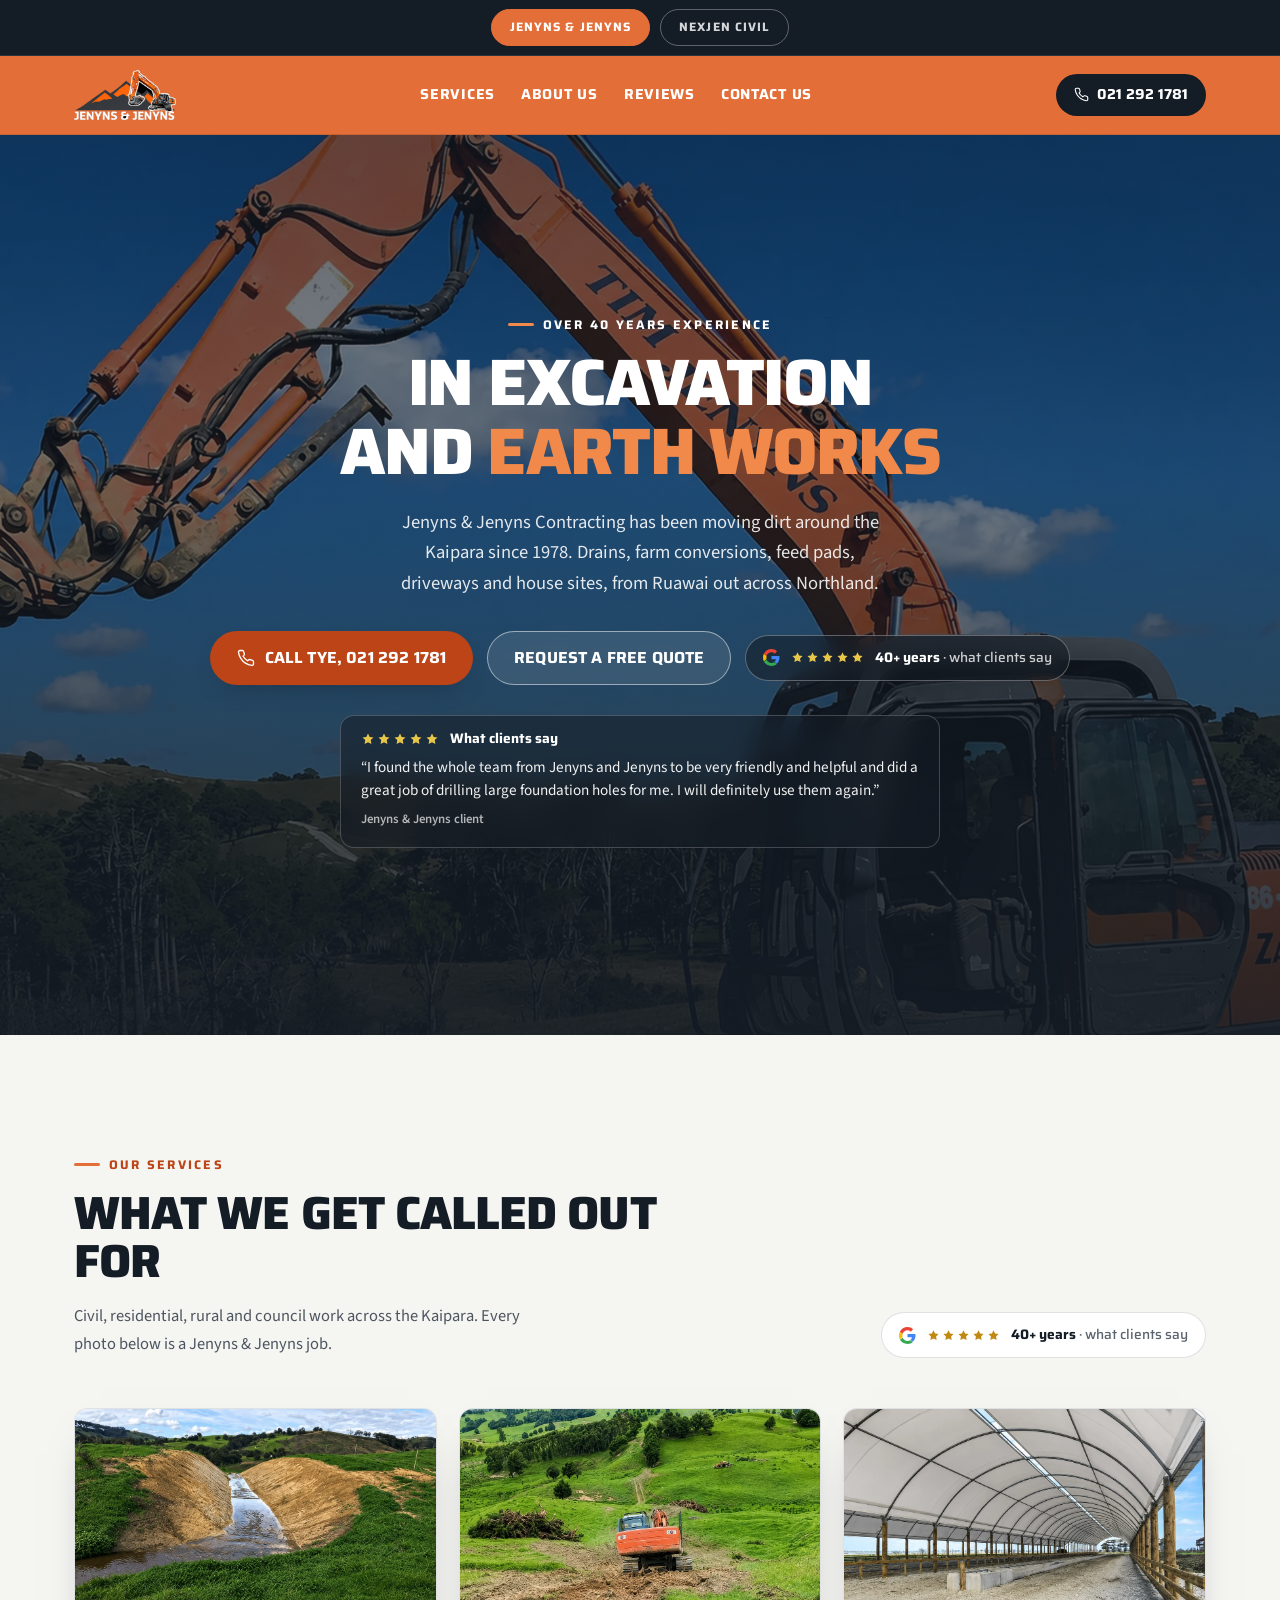
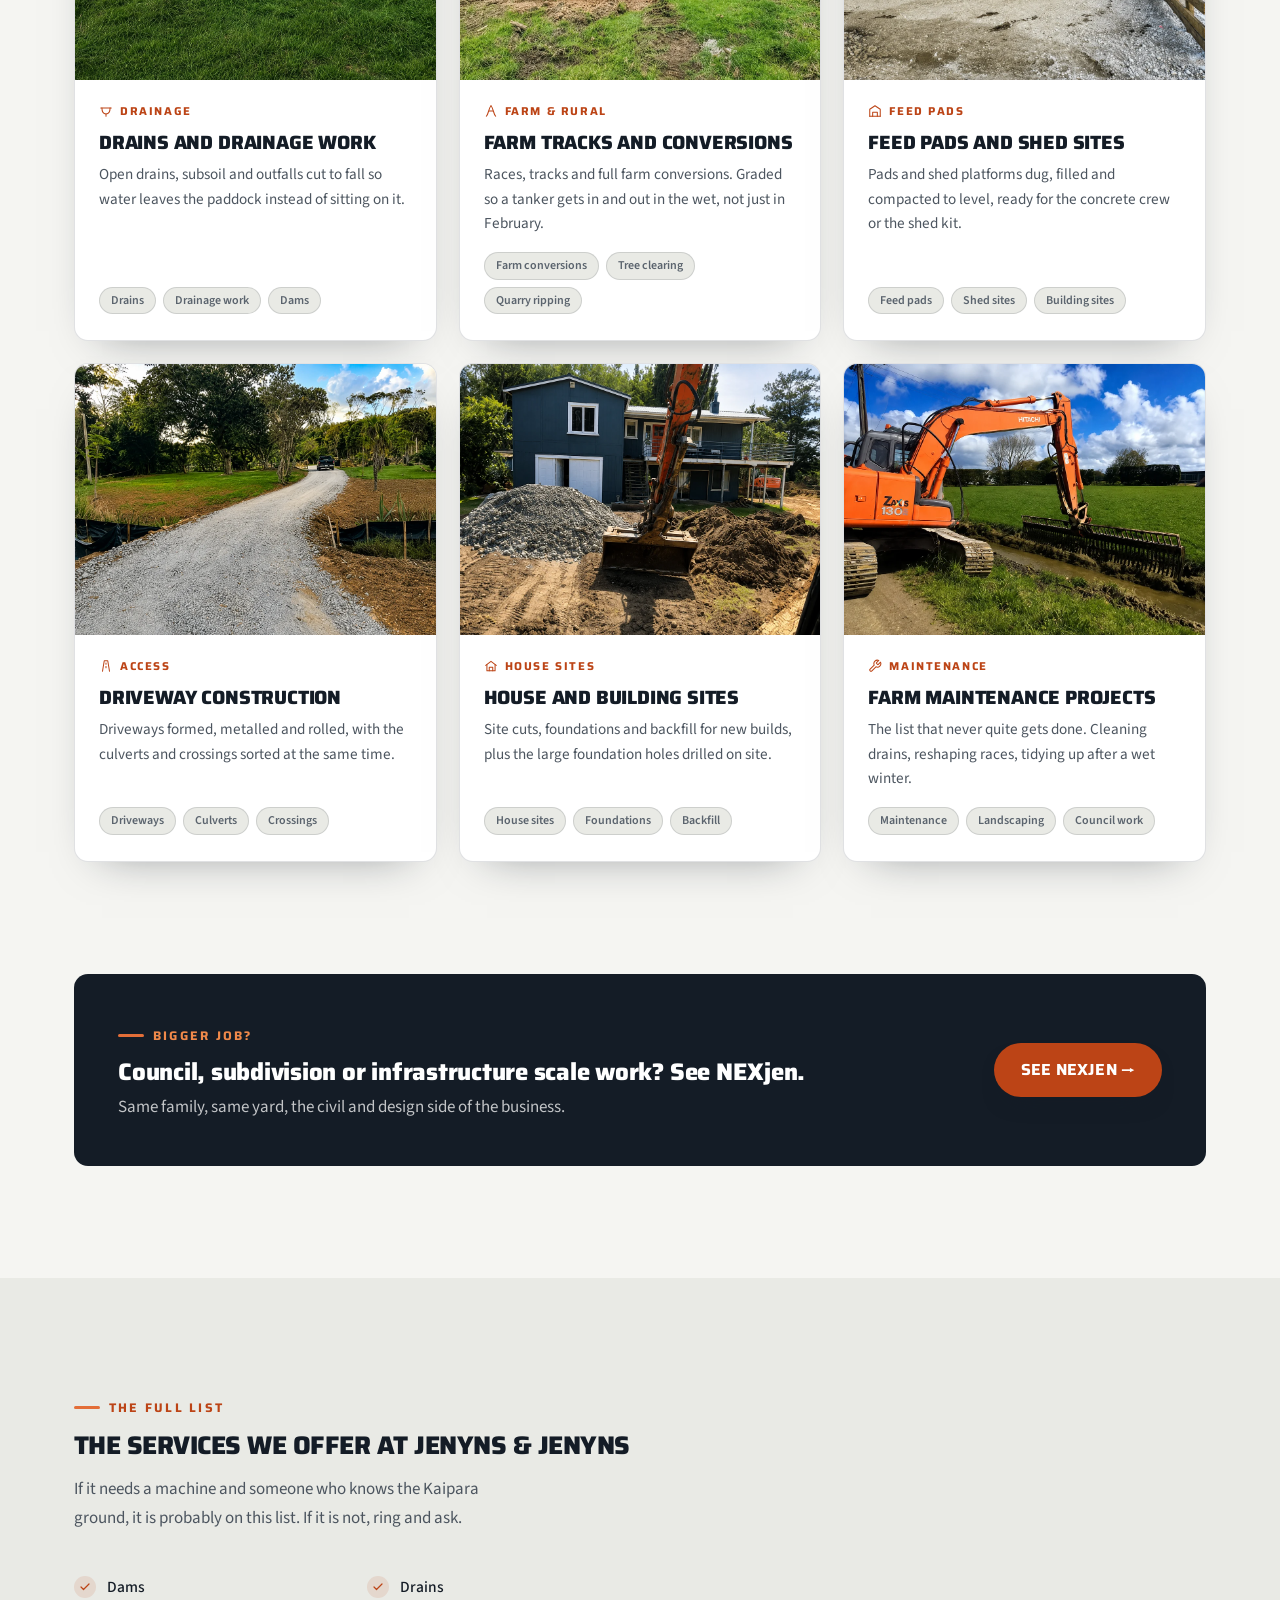
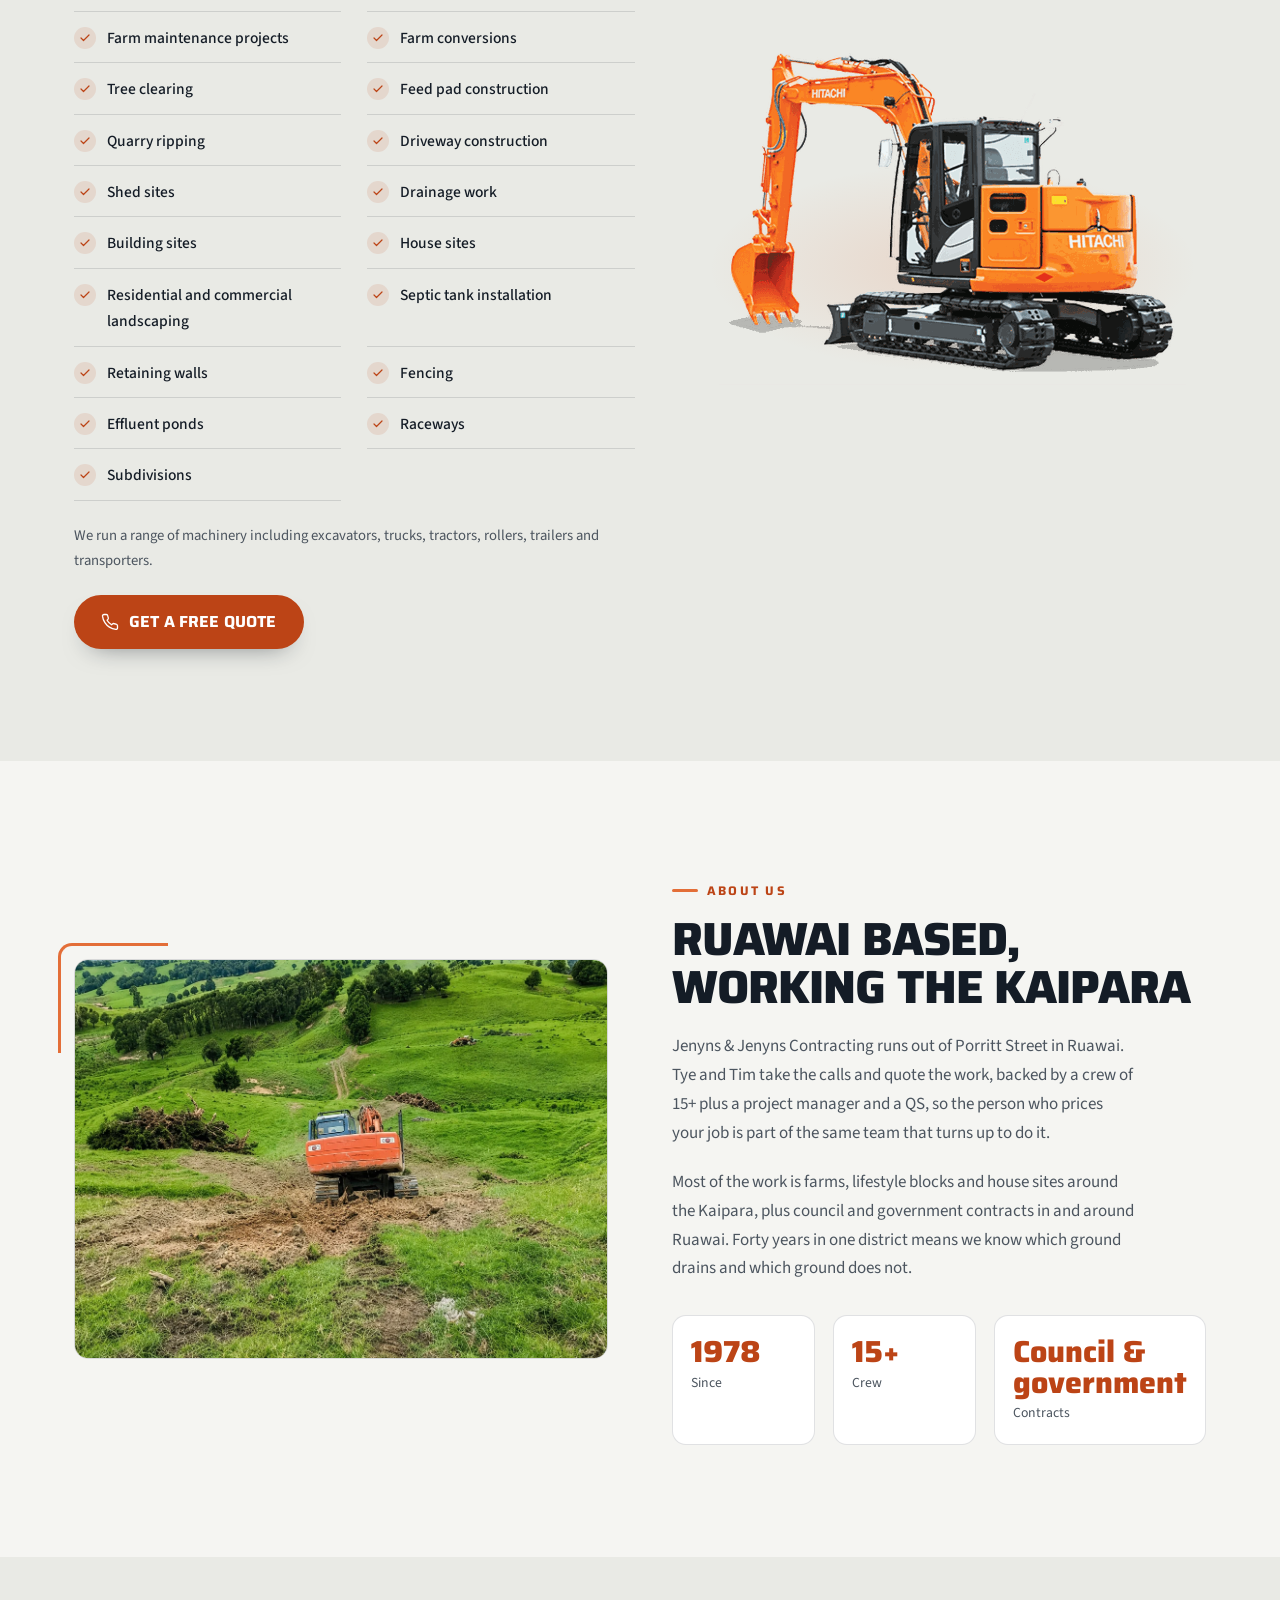
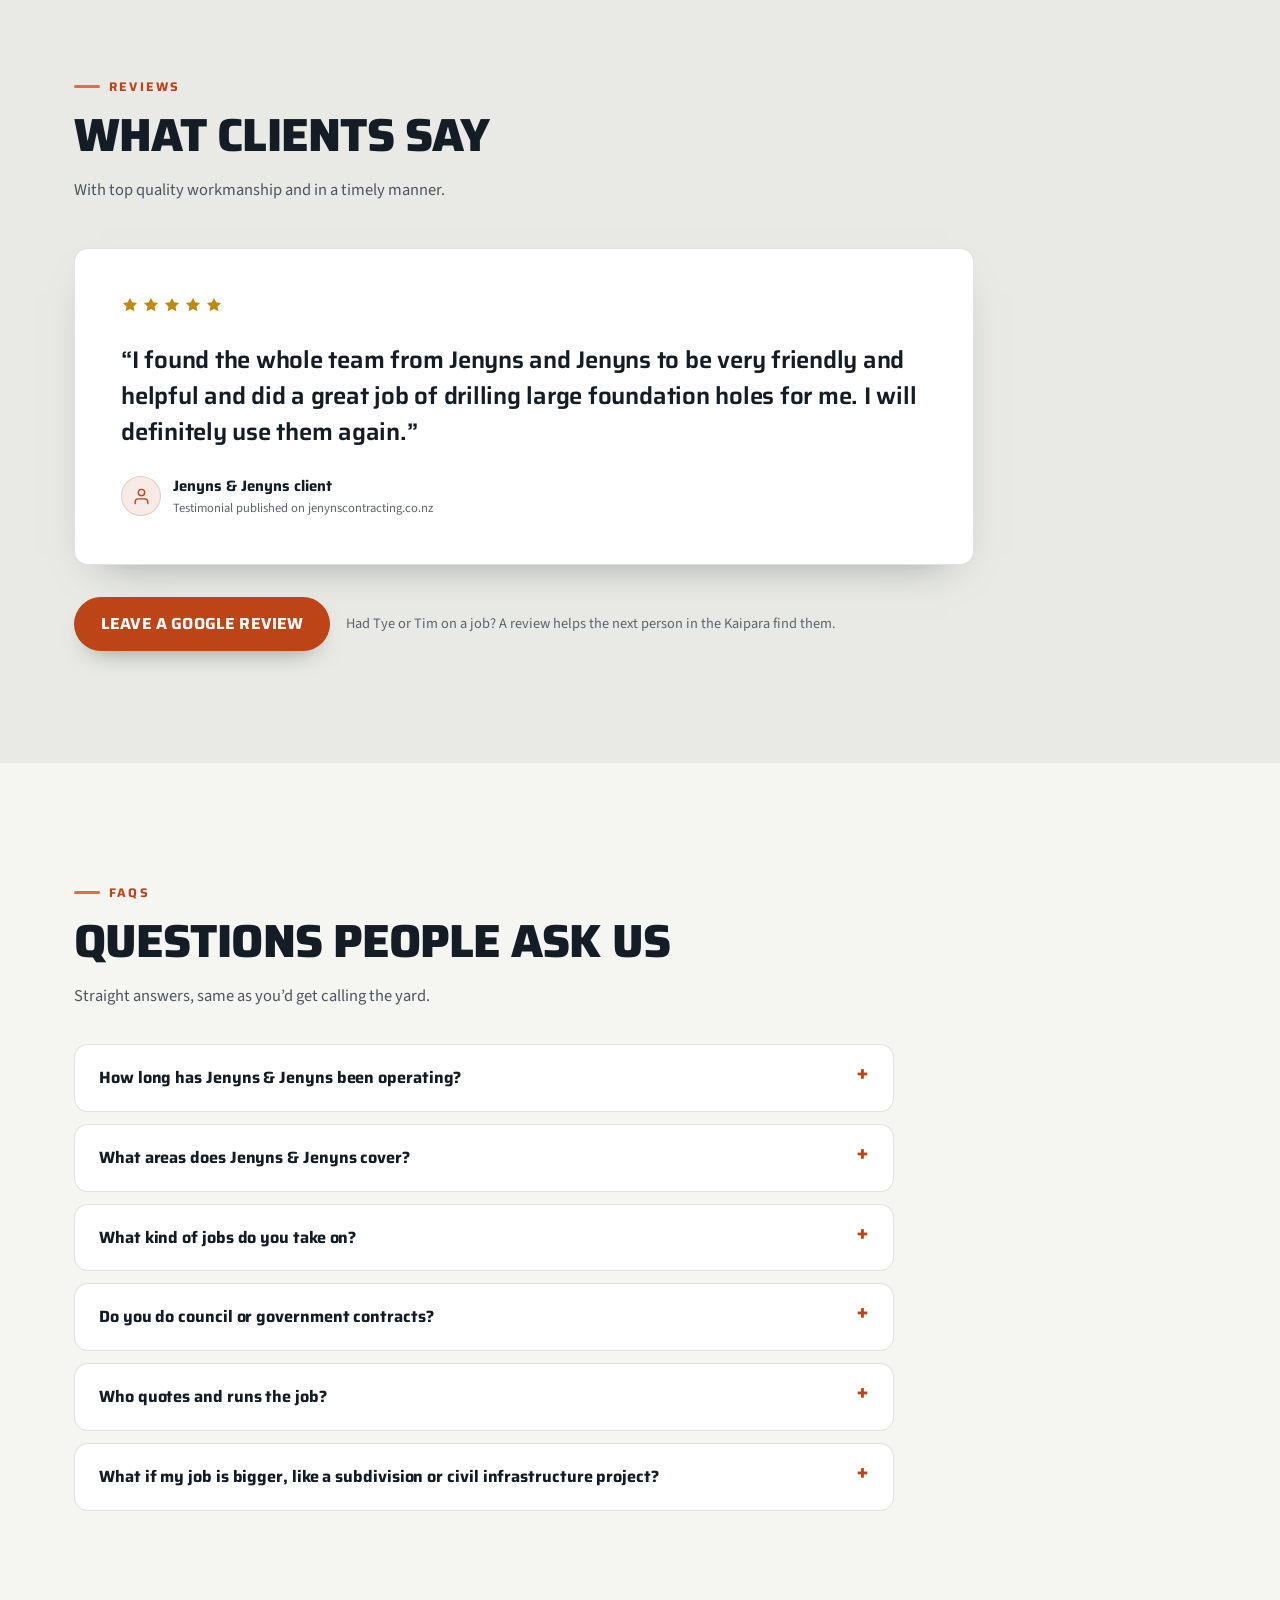
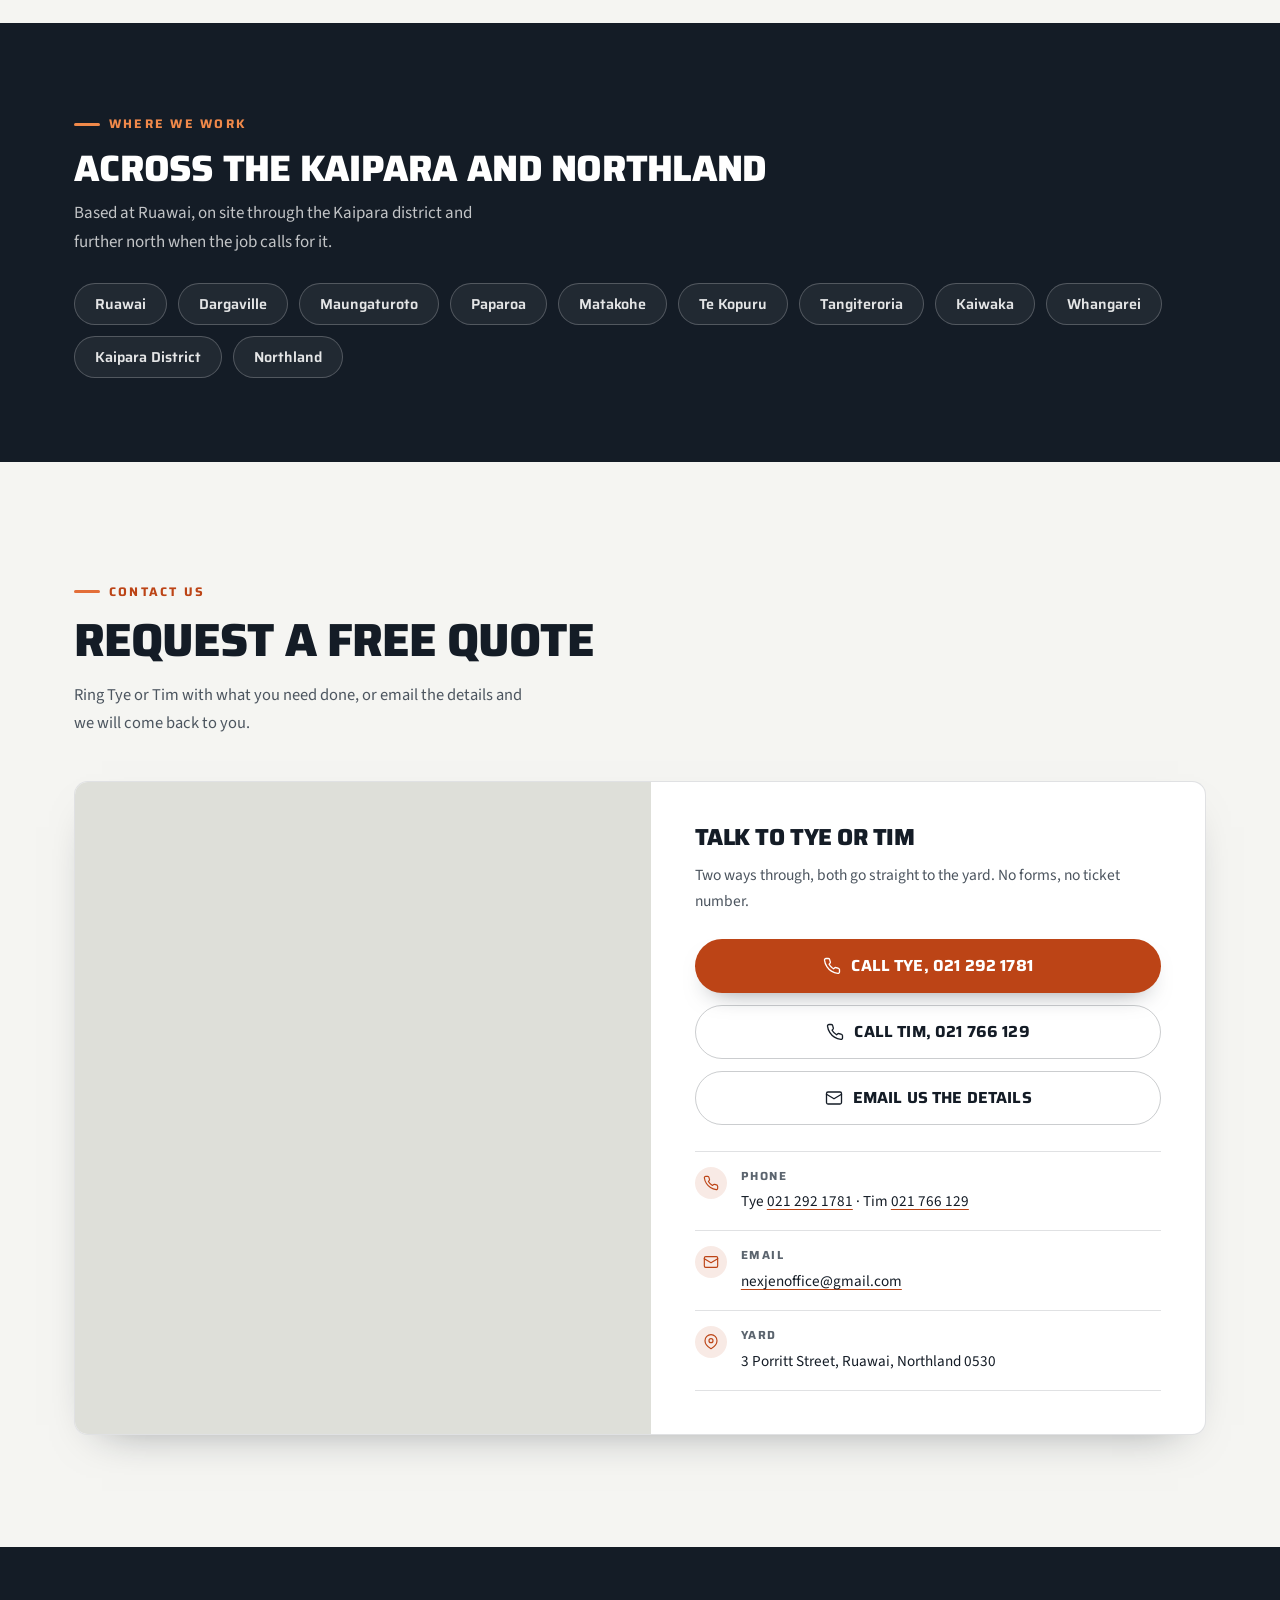
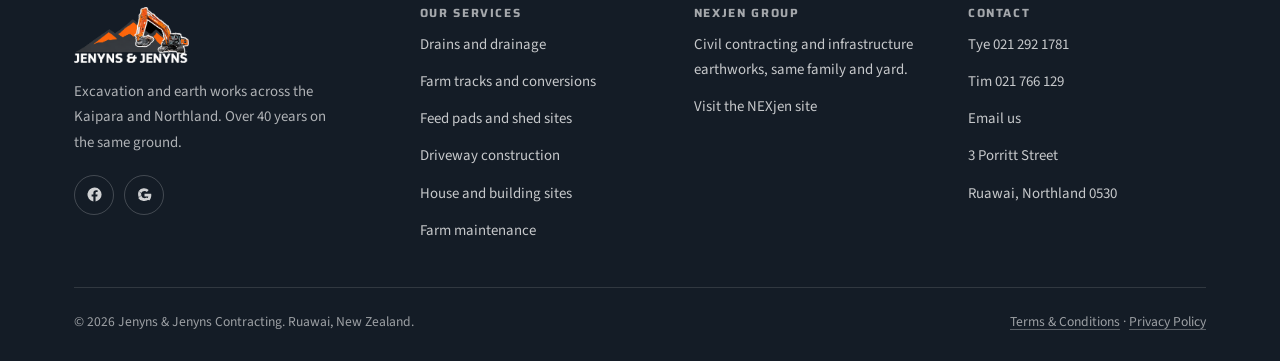
<file: index.html>
<!DOCTYPE html>
<html lang="en-NZ">
<head>
<meta charset="UTF-8">
<meta name="viewport" content="width=device-width, initial-scale=1">
<title>Jenyns &amp; Jenyns Contracting | Excavation &amp; Earthworks, Ruawai</title>
<meta name="description" content="Jenyns &amp; Jenyns Contracting, Ruawai. Over 40 years of excavation and earthworks across the Kaipara and Northland. Drains, farm conversions, feed pads, driveways and house sites. Call Tye on 021 292 1781.">
<meta name="theme-color" content="#141C26">
<link rel="canonical" href="https://jenyns-jenyns-excavators-demo.vercel.app/">
<meta property="og:site_name" content="Jenyns &amp; Jenyns Contracting">
<meta property="og:title" content="Jenyns &amp; Jenyns Contracting | Excavation &amp; Earthworks, Ruawai">
<meta property="og:description" content="Over 40 years in excavation and earth works across the Kaipara and Northland.">
<meta property="og:type" content="website">
<meta property="og:locale" content="en_NZ">
<meta property="og:url" content="https://jenyns-jenyns-excavators-demo.vercel.app/">
<meta property="og:image" content="https://jenyns-jenyns-excavators-demo.vercel.app/img/hero.webp">
<meta name="twitter:card" content="summary_large_image">
<link rel="icon" href="favicon.svg" type="image/svg+xml">
<link rel="preconnect" href="https://fonts.googleapis.com">
<link rel="preconnect" href="https://fonts.gstatic.com" crossorigin>
<link href="https://fonts.googleapis.com/css2?family=Saira:wght@600;700;800&family=Source+Sans+3:wght@400;500;600;700&display=swap" rel="stylesheet">
<link rel="preload" as="image" href="img/hero.webp" fetchpriority="high">
<script>document.documentElement.className+=' js';</script>
<script type="application/ld+json">
{"@context":"https://schema.org","@type":"GeneralContractor","name":"Jenyns & Jenyns Contracting","telephone":"+64212921781","areaServed":["Ruawai","Dargaville","Kaipara District","Northland"],"address":{"@type":"PostalAddress","streetAddress":"3 Porritt Street","addressLocality":"Ruawai","addressRegion":"Northland","postalCode":"0530","addressCountry":"NZ"},"foundingDate":"1978"}
</script>
<script type="application/ld+json">
{"@context": "https://schema.org", "@type": "FAQPage", "mainEntity": [{"@type": "Question", "name": "How long has Jenyns & Jenyns been operating?", "acceptedAnswer": {"@type": "Answer", "text": "Jenyns & Jenyns Contracting has been doing excavation and earthworks around the Kaipara since 1978. Tye and Tim run it today, backed by a crew of 15+, a project manager and a QS."}}, {"@type": "Question", "name": "What areas does Jenyns & Jenyns cover?", "acceptedAnswer": {"@type": "Answer", "text": "We're based at Ruawai and work right across the Kaipara district, including Dargaville, Maungaturoto, Paparoa, Matakohe, Te Kopuru, Tangiteroria, Kaiwaka and Whangarei."}}, {"@type": "Question", "name": "What kind of jobs do you take on?", "acceptedAnswer": {"@type": "Answer", "text": "Drains and drainage, farm conversions, tree clearing, quarry ripping, feed pads and shed sites, driveways, house sites, farm maintenance, septic tank installation, retaining walls, fencing, effluent ponds and raceways."}}, {"@type": "Question", "name": "Do you do council or government contracts?", "acceptedAnswer": {"@type": "Answer", "text": "Yes. Alongside farm, lifestyle block and residential work, we take on council and government contracts around the Kaipara."}}, {"@type": "Question", "name": "Who quotes and runs the job?", "acceptedAnswer": {"@type": "Answer", "text": "Tye and Tim quote the work themselves and are backed by the same crew of 15+ that turns up to do it, so the person who prices your job is part of the team on site."}}, {"@type": "Question", "name": "What if my job is bigger, like a subdivision or civil infrastructure project?", "acceptedAnswer": {"@type": "Answer", "text": "That side of the business runs under NEXjen, the same family and yard, with design and project management added on. See the NEXjen page for civil and infrastructure work."}}]}
</script>
<style>
/* ==========================================================================
   Jenyns & Jenyns Contracting, Ruawai
   Palette lock : their brand orange + deep navy, one light theme
   Note         : #E36E38 is their exact brand orange, kept for fills only.
                  Anything carrying text uses #BC4416 (white on it = 5.28:1).
   Shape lock   : containers 14px, interactive elements full pill
   Icon lock    : inline SVG, stroke-width 1.75, round caps
   ========================================================================== */
:root{
  --paper:#F5F5F2;--paper-2:#E9EAE5;--paper-3:#DEDFD9;
  --ink:#141C26;--ink-2:#4C555F;--ink-3:#5B646E;
  --or:#BC4416;--or-hi:#A63B11;--or-brand:#E36E38;--or-lt:#F0894A;--accent:var(--or-brand);
  --or-soft:rgba(188,68,22,.11);
  --line:rgba(20,28,38,.13);--line-str:rgba(20,28,38,.22);
  --r:14px;--pill:999px;--wrap:1180px;
  --ease:cubic-bezier(.16,1,.3,1);
  --shadow:0 18px 44px -28px rgba(20,28,38,.5);
}
*,*::before,*::after{box-sizing:border-box}
html{-webkit-text-size-adjust:100%;scroll-behavior:smooth}
body{margin:0;background:var(--paper);color:var(--ink);font-family:'Source Sans 3',ui-sans-serif,system-ui,sans-serif;font-size:17px;line-height:1.7;-webkit-font-smoothing:antialiased;overflow-x:hidden}
::selection{background:var(--or);color:#fff}
body{caret-color:var(--or);scrollbar-color:#C3C5BD var(--paper-2)}
::-webkit-scrollbar{width:11px}
::-webkit-scrollbar-track{background:var(--paper-2)}
::-webkit-scrollbar-thumb{background:#C3C5BD;border-radius:var(--pill);border:3px solid var(--paper-2)}
:focus-visible{outline:2px solid var(--or);outline-offset:3px;border-radius:2px}
a{color:inherit;text-decoration:none}
img{display:block;max-width:100%}
h1,h2,h3,h4{font-family:'Saira',ui-sans-serif,system-ui,sans-serif;font-weight:800;line-height:1.05;letter-spacing:-.02em;margin:0;text-transform:uppercase}
p{margin:0}
.wrap{width:100%;max-width:var(--wrap);margin-inline:auto;padding-inline:24px}
.section{padding:clamp(72px,9vw,112px) 0}
.bg-2{background:var(--paper-2)}
.s-head{max-width:660px}
.s-head h2{font-size:clamp(1.9rem,4vw,2.9rem)}
.s-head p{margin-top:16px;color:var(--ink-2);font-size:1.03rem;max-width:58ch;text-transform:none}
.s-head-row{display:flex;align-items:flex-end;justify-content:space-between;gap:26px;flex-wrap:wrap}
.eyebrow{display:inline-flex;align-items:center;gap:9px;margin-bottom:14px;font-family:'Saira',sans-serif;font-size:.78rem;font-weight:700;letter-spacing:.18em;text-transform:uppercase;color:var(--or)}
.eyebrow::before{content:"";width:26px;height:3px;background:var(--or-brand);border-radius:2px}
.btn{display:inline-flex;align-items:center;justify-content:center;gap:10px;height:54px;padding:0 26px;border-radius:var(--pill);line-height:1;font-family:'Saira',sans-serif;font-weight:700;font-size:1rem;letter-spacing:.01em;text-transform:uppercase;border:1.5px solid transparent;cursor:pointer;transition:background .2s ease,color .2s ease,border-color .2s ease,transform .14s var(--ease)}
.btn svg{width:18px;height:18px;flex:none}
.btn-primary{background:var(--or);color:#fff;box-shadow:0 12px 26px -16px rgba(20,28,38,.6)}
.btn-primary:hover{background:var(--or-hi);transform:translateY(-2px)}
.btn-primary:active,.btn-line:active,.btn-ghost:active,.nav-phone:active,.gbadge:active,.pills span:active,.socials a:active{transform:scale(.97)}
.btn-line{background:transparent;color:var(--ink);border-color:var(--line-str)}
.btn-line:hover{background:var(--paper-3);border-color:var(--ink-2)}
.btn-ghost{background:rgba(255,255,255,.1);color:#fff;border-color:rgba(255,255,255,.5);backdrop-filter:blur(6px);-webkit-backdrop-filter:blur(6px)}
.btn-ghost:hover{background:rgba(255,255,255,.2);transform:translateY(-2px)}
.btn-block{width:100%}
.gbadge{display:inline-flex;align-items:center;gap:11px;height:46px;padding:0 17px;border-radius:var(--pill);border:1px solid var(--line);background:#fff;transition:border-color .2s ease,transform .14s var(--ease)}
.gbadge .g-mark{width:17px;height:17px;flex:none}
.gbadge .g-stars{display:inline-flex;gap:2px;color:#C08A12}
.gbadge .g-stars svg{width:13px;height:13px;fill:currentColor}
.gbadge .g-txt{font-family:'Saira',sans-serif;font-weight:700;font-size:.86rem;color:var(--ink);white-space:nowrap;line-height:1}
.gbadge .g-txt span{font-weight:500;color:var(--ink-3)}
.gbadge--dark{background:rgba(20,28,38,.55);border-color:rgba(255,255,255,.3);backdrop-filter:blur(10px);-webkit-backdrop-filter:blur(10px)}
.gbadge--dark .g-txt{color:#fff}
.gbadge--dark .g-txt span{color:rgba(255,255,255,.78)}
.gbadge--dark .g-stars{color:#E8C64A}
@media (hover:hover) and (pointer:fine){.gbadge:hover{border-color:var(--ink-2);transform:translateY(-2px)}}
.nav{position:sticky;top:0;z-index:50;background:var(--or-brand);border-bottom:1px solid rgba(20,28,38,.14);transition:background .4s var(--ease),box-shadow .4s var(--ease)}
.nav.stuck{background:rgba(20,28,38,.95);backdrop-filter:blur(16px);-webkit-backdrop-filter:blur(16px);box-shadow:0 10px 30px -22px rgba(0,0,0,.8)}
.nav-inner{display:flex;align-items:center;justify-content:space-between;gap:20px;height:78px}
.brand{display:flex;align-items:center;gap:12px}
.brand img{height:50px;width:auto}
.nav-links{display:flex;align-items:center;gap:26px}
.nav-links a{font-family:'Saira',sans-serif;font-size:.9rem;font-weight:700;letter-spacing:.05em;text-transform:uppercase;color:#fff;position:relative;transition:color .2s ease}
.nav-links a::after{content:"";position:absolute;left:0;right:0;bottom:-7px;height:2px;background:#fff;transform:scaleX(0);transform-origin:left;transition:transform .28s var(--ease)}
.nav-links a:hover::after{transform:scaleX(1)}
.nav.stuck .nav-links a::after{background:var(--or-lt)}
.nav-phone{display:inline-flex;align-items:center;gap:8px;height:42px;padding:0 18px;border-radius:var(--pill);line-height:1;background:var(--ink);color:#fff;font-family:'Saira',sans-serif;font-weight:700;font-size:.9rem;transition:background .2s ease,transform .14s var(--ease)}
.nav-phone:hover{background:#0C131B}
.nav.stuck .nav-phone{background:var(--or);}
.nav.stuck .nav-phone:hover{background:var(--or-hi)}
.nav-phone svg{width:15px;height:15px;flex:none}
.burger{display:none;width:44px;height:44px;border:0;background:transparent;cursor:pointer;flex-direction:column;justify-content:center;gap:5px;align-items:center}
.burger span{display:block;width:19px;height:2px;background:#fff;border-radius:2px;transition:transform .22s var(--ease),opacity .16s linear}
.burger.open span:nth-child(1){transform:translateY(7px) rotate(45deg)}
.burger.open span:nth-child(2){opacity:0}
.burger.open span:nth-child(3){transform:translateY(-7px) rotate(-45deg)}
.hero{position:relative;min-height:100dvh;display:flex;align-items:center;overflow:hidden;background:var(--ink)}
.hero-media{position:absolute;inset:0;z-index:0;background-image:url('img/hero.webp');background-size:cover;background-position:center}
.hero-scrim{position:absolute;inset:0;z-index:1;background:linear-gradient(180deg,rgba(20,28,38,.66) 0%,rgba(20,28,38,.56) 38%,rgba(20,28,38,.9) 100%)}
.hero-inner{position:relative;z-index:2;width:100%;padding-block:92px 100px;color:#fff;text-align:center;display:flex;flex-direction:column;align-items:center}
.hero .eyebrow{color:#fff}
.hero .eyebrow::before{background:var(--or-lt)}
.hero h1{font-size:clamp(2.4rem,5.6vw,4.1rem);max-width:20ch;letter-spacing:-.025em;text-wrap:balance}
.hero h1 em{font-style:normal;color:var(--or-lt)}
.hero-lead{margin-top:20px;max-width:56ch;font-size:clamp(1.03rem,1.6vw,1.16rem);color:rgba(255,255,255,.88);line-height:1.65}
.hero-actions{display:flex;align-items:center;justify-content:center;gap:14px;flex-wrap:wrap;margin-top:32px}
.hrev{margin-top:30px;max-width:600px;text-align:left;background:rgba(20,28,38,.55);border:1px solid rgba(255,255,255,.2);border-radius:var(--r);padding:16px 20px;backdrop-filter:blur(12px);-webkit-backdrop-filter:blur(12px)}
.hrev-top{display:flex;align-items:center;gap:11px;flex-wrap:wrap}
.hrev-stars{display:inline-flex;gap:2px;color:#E8C64A}
.hrev-stars svg{width:14px;height:14px;fill:currentColor}
.hrev-label{font-family:'Saira',sans-serif;font-weight:700;font-size:.86rem;color:#fff;line-height:1}
.hrev q{display:block;margin-top:10px;quotes:"\201C" "\201D";font-size:.95rem;line-height:1.55;color:rgba(255,255,255,.94)}
.hrev b{display:block;margin-top:6px;font-weight:600;font-size:.8rem;color:rgba(255,255,255,.68)}
.svc-grid{display:grid;grid-template-columns:repeat(3,1fr);gap:22px;margin-top:50px}
.svc{background:#fff;border:1px solid var(--line);border-radius:var(--r);overflow:hidden;display:flex;flex-direction:column;box-shadow:var(--shadow);transition:transform .4s var(--ease),box-shadow .4s var(--ease)}
.svc-photo{position:relative;aspect-ratio:4/3;overflow:hidden;background:var(--paper-3)}
.svc-photo img{width:100%;height:100%;object-fit:cover;transition:transform .55s var(--ease)}
@media (hover:hover) and (pointer:fine){
  .svc:hover{transform:translateY(-5px);box-shadow:0 26px 52px -30px rgba(20,28,38,.6)}
  .svc:hover .svc-photo img{transform:scale(1.06)}
}
.svc-body{padding:22px 24px 26px;display:flex;flex-direction:column;flex:1}
.svc-label{display:inline-flex;align-items:center;gap:7px;font-family:'Saira',sans-serif;font-size:.71rem;font-weight:700;letter-spacing:.14em;text-transform:uppercase;color:var(--or)}
.svc-label svg{width:14px;height:14px;flex:none}
.svc h3{margin-top:11px;font-size:1.2rem;letter-spacing:-.01em}
.svc p{margin-top:10px;color:var(--ink-2);font-size:.95rem;line-height:1.62}
.tags{list-style:none;display:flex;flex-wrap:wrap;gap:7px;margin:auto 0 0;padding:16px 0 0}
.tags li{font-size:.75rem;font-weight:600;color:var(--ink-3);background:var(--paper-2);border:1px solid var(--line);border-radius:var(--pill);padding:5px 11px;line-height:1.3}
.full{display:grid;grid-template-columns:1.05fr .95fr;gap:clamp(34px,5vw,68px);align-items:center}
.full-list{list-style:none;margin:30px 0 0;padding:0;display:grid;grid-template-columns:1fr 1fr;gap:2px 26px}
.full-list li{display:flex;align-items:flex-start;gap:11px;padding:11px 0;border-bottom:1px solid var(--line);font-size:.97rem;font-weight:500}
.full-list .fk{width:22px;height:22px;flex:none;margin-top:2px;border-radius:var(--pill);background:var(--or-soft);color:var(--or);display:grid;place-items:center}
.full-list .fk svg{width:12px;height:12px}
.full-media{position:relative;display:grid;place-items:center;padding:20px}
.full-media::before{content:"";position:absolute;inset:auto 0 8% 0;height:58%;background:radial-gradient(ellipse at center,rgba(227,110,56,.16),transparent 68%);border-radius:50%}
.full-media img{position:relative;width:100%;height:auto;max-width:480px}
.about{display:grid;grid-template-columns:1fr 1fr;gap:clamp(34px,5vw,68px);align-items:center}
.about-copy h2{font-size:clamp(1.9rem,4vw,2.9rem)}
.about-copy p{margin-top:20px;color:var(--ink-2);max-width:58ch}
.stat-row{display:grid;grid-template-columns:repeat(3,1fr);gap:18px;margin-top:32px}
.stat{background:#fff;border:1px solid var(--line);border-radius:var(--r);padding:20px 18px}
.stat b{display:block;font-family:'Saira',sans-serif;font-size:1.9rem;font-weight:800;color:var(--or);line-height:1}
.stat span{display:block;margin-top:7px;font-size:.86rem;color:var(--ink-2);line-height:1.45}
.about-media{position:relative}
.about-media img{width:100%;height:auto;aspect-ratio:4/3;object-fit:cover;border-radius:var(--r);border:1px solid var(--line)}
.about-media::before{content:"";position:absolute;left:-16px;top:-16px;width:110px;height:110px;border-left:3px solid var(--or-brand);border-top:3px solid var(--or-brand);border-radius:var(--r) 0 0 0}
.rev-note{display:inline-flex;align-items:center;gap:9px;margin-top:20px;padding:9px 15px;border-radius:var(--pill);background:var(--paper-3);border:1px solid var(--line);font-size:.85rem;color:var(--ink-2)}
.rev-note svg{width:15px;height:15px;flex:none;color:var(--or)}
.rev-lead{margin-top:44px;background:#fff;border:1px solid var(--line);border-radius:var(--r);padding:clamp(28px,4vw,46px);box-shadow:var(--shadow);max-width:900px}
.rev-lead .rev-stars{display:inline-flex;gap:3px;color:#C08A12}
.rev-lead .rev-stars svg{width:18px;height:18px;fill:currentColor}
.rev-lead q{display:block;margin-top:18px;quotes:"\201C" "\201D";font-size:clamp(1.1rem,2.2vw,1.5rem);line-height:1.5;color:var(--ink);font-family:'Saira',sans-serif;font-weight:600;text-transform:none;letter-spacing:-.01em}
.rev-lead .by{display:flex;align-items:center;gap:12px;margin-top:24px}
.rev-lead .ava{width:40px;height:40px;flex:none;border-radius:var(--pill);background:var(--or-soft);border:1px solid var(--line);display:grid;place-items:center;color:var(--or)}
.rev-lead .ava svg{width:19px;height:19px}
.rev-lead .by b{display:block;font-family:'Saira',sans-serif;font-size:.94rem;font-weight:700}
.rev-lead .by small{display:block;color:var(--ink-3);font-size:.79rem;line-height:1.5}
.rev-foot{display:flex;align-items:center;gap:16px;flex-wrap:wrap;margin-top:32px}
.rev-foot p{color:var(--ink-3);font-size:.9rem}
.area{padding:clamp(56px,7vw,84px) 0;background:var(--ink);color:#fff}
.area .eyebrow{color:var(--or-lt)}
.area .eyebrow::before{background:var(--or-lt)}
.area h2{font-size:clamp(1.6rem,3.2vw,2.3rem)}
.area p{color:rgba(255,255,255,.74);max-width:50ch;margin-top:12px}
.pills{display:flex;flex-wrap:wrap;gap:11px;margin-top:26px}
.pills span{height:42px;padding:0 20px;border-radius:var(--pill);line-height:1;display:inline-flex;align-items:center;border:1px solid rgba(255,255,255,.22);background:rgba(255,255,255,.06);font-family:'Saira',sans-serif;font-weight:600;font-size:.9rem;color:rgba(255,255,255,.88);transition:border-color .2s ease,background .2s ease,color .2s ease,transform .14s var(--ease)}
.pills span:hover{border-color:var(--or-lt);background:var(--or-lt);color:var(--ink)}
.contact-box{display:grid;grid-template-columns:1.02fr .98fr;background:#fff;border:1px solid var(--line);border-radius:var(--r);overflow:hidden;box-shadow:var(--shadow);margin-top:44px}
.contact-map{position:relative;min-height:100%;background:var(--paper-3)}
.contact-map iframe{position:absolute;inset:0;width:100%;height:100%;border:0;display:block}
.contact-side{padding:clamp(28px,3.4vw,44px)}
.contact-side h3{font-size:1.45rem}
.contact-side>p{margin-top:12px;color:var(--ink-2);font-size:.97rem}
.contact-btns{display:grid;gap:12px;margin-top:24px}
.details{list-style:none;margin:26px 0 0;padding:0}
.details li{display:flex;gap:14px;padding:15px 0;border-top:1px solid var(--line);font-size:.95rem}
.details li:last-child{border-bottom:1px solid var(--line)}
.details .di{width:32px;height:32px;flex:none;border-radius:var(--pill);background:var(--or-soft);color:var(--or);display:grid;place-items:center}
.details .di svg{width:16px;height:16px}
.details b{display:block;font-family:'Saira',sans-serif;font-size:.73rem;font-weight:700;letter-spacing:.13em;text-transform:uppercase;color:var(--ink-3);margin-bottom:3px}
.details a{text-decoration:underline;text-underline-offset:3px;text-decoration-color:var(--or)}
.foot{background:var(--ink);color:rgba(255,255,255,.72);padding:60px 0 28px}
.foot-grid{display:grid;grid-template-columns:1.3fr 1fr 1fr 1fr;gap:36px}
.foot-brand img{height:56px;width:auto}
.foot-brand p{margin-top:16px;color:rgba(255,255,255,.66);font-size:.93rem;max-width:38ch}
.socials{display:flex;gap:10px;margin-top:20px}
.socials a{width:40px;height:40px;border-radius:var(--pill);border:1px solid rgba(255,255,255,.2);display:grid;place-items:center;color:rgba(255,255,255,.8);transition:background .2s ease,border-color .2s ease,color .2s ease,transform .14s var(--ease)}
.socials a:hover{background:var(--or-brand);border-color:var(--or-brand);color:#fff}
.socials svg{width:17px;height:17px}
.foot-col h4{font-family:'Saira',sans-serif;font-size:.74rem;font-weight:700;letter-spacing:.14em;text-transform:uppercase;color:rgba(255,255,255,.62)}
.foot-col a,.foot-col span{display:block;margin-top:12px;color:rgba(255,255,255,.76);font-size:.93rem;transition:color .2s ease;text-transform:none}
.foot-col a:hover{color:var(--or-lt)}
.foot-bottom{margin-top:44px;padding-top:22px;border-top:1px solid rgba(255,255,255,.12);display:flex;justify-content:space-between;gap:14px;flex-wrap:wrap;font-size:.85rem;color:rgba(255,255,255,.58)}
.foot-bottom a{text-decoration:underline;text-underline-offset:3px;text-decoration-color:rgba(255,255,255,.3)}
.foot-bottom a:hover{color:#fff}
#intro{position:fixed;inset:0;z-index:200;background:var(--ink);display:grid;place-items:center;transition:opacity .7s var(--ease),visibility .7s var(--ease)}
#intro.gone{opacity:0;visibility:hidden}
#intro img{height:clamp(70px,14vw,120px);width:auto}
#intro .ln{width:0;height:3px;background:var(--or-brand);margin:18px auto 0;animation:introLn 1.1s var(--ease) .3s forwards}
@keyframes introLn{to{width:140px}}
.js .rv{opacity:0;transform:translateY(20px);transition:opacity .8s var(--ease),transform .8s var(--ease);transition-delay:calc(var(--i,0) * 80ms)}
.js .rv.in{opacity:1;transform:none}
@media (max-width:1024px){
  .svc-grid{grid-template-columns:repeat(2,1fr)}
  .full,.about{grid-template-columns:1fr;gap:38px}
  .full-media{order:-1}
  .contact-box{grid-template-columns:1fr}
  .contact-map{order:2;min-height:340px}
  .contact-side{order:1}
  .foot-grid{grid-template-columns:1fr 1fr;gap:30px}
  .foot-brand{grid-column:1 / -1}
}
@media (max-width:860px){
  .nav-links{position:fixed;inset:78px 0 auto 0;flex-direction:column;align-items:stretch;gap:0;background:rgba(20,28,38,.98);backdrop-filter:blur(18px);-webkit-backdrop-filter:blur(18px);border-bottom:1px solid rgba(255,255,255,.12);padding:8px 24px 22px;transform:translateY(-12px);opacity:0;pointer-events:none;transition:opacity .3s var(--ease),transform .3s var(--ease)}
  .nav-links.open{opacity:1;transform:none;pointer-events:auto}
  .nav-links a{padding:15px 0;border-bottom:1px solid rgba(255,255,255,.1);font-size:1rem}
  .nav-links a::after{display:none}
  .burger{display:flex}
  .nav-phone span.np-txt{display:none}
  .nav-phone{padding:0 13px}
}
@media (max-width:720px){
  body{font-size:16px}
  .svc-grid{grid-template-columns:1fr;gap:18px}
  .full-list{grid-template-columns:1fr}
  .stat-row{grid-template-columns:1fr}
  .hero-inner{padding-block:76px 82px}
  .hero-actions .btn,.hero-actions .gbadge{width:100%;justify-content:center}
  .s-head-row{align-items:flex-start}
  .foot-grid{grid-template-columns:1fr}
  .foot-bottom{flex-direction:column;gap:8px}
}
@media (prefers-reduced-motion:reduce){
  html{scroll-behavior:auto}
  *,*::before,*::after{animation-duration:.001ms!important;transition-duration:.001ms!important}
  .js .rv{opacity:1;transform:none}
}

/* ---------- brand switch bar ---------- */
.brandbar{background:var(--ink);border-bottom:1px solid rgba(255,255,255,.1)}
.brandbar-inner{display:flex;align-items:center;justify-content:center;gap:10px;padding:9px 24px}
.bb-tab{font-family:'Saira',sans-serif;font-weight:700;font-size:.76rem;letter-spacing:.09em;text-transform:uppercase;padding:7px 18px;border-radius:var(--pill);border:1.5px solid rgba(255,255,255,.32);color:rgba(255,255,255,.82);transition:background .2s ease,color .2s ease,border-color .2s ease}
.bb-tab.bb-active{background:var(--accent);border-color:var(--accent);color:#fff}
.bb-tab:not(.bb-active):hover{border-color:#fff;color:#fff}
.sticky-shell{position:sticky;top:0;z-index:60}
#services,#work,#about,#reviews,#faq,#contact{scroll-margin-top:118px}
@media (max-width:520px){.brandbar-inner{padding:8px 16px;gap:8px}.bb-tab{padding:6px 13px;font-size:.7rem}}

/* ---------- faq ---------- */
.faq-list{max-width:820px;margin-top:34px;display:grid;gap:12px}
.faq-item{background:#fff;border:1px solid var(--line);border-radius:var(--r);padding:0 24px;transition:border-color .2s ease}
.faq-item summary{cursor:pointer;list-style:none;padding:19px 30px 19px 0;position:relative;font-family:'Saira',sans-serif;font-weight:700;font-size:1.02rem;letter-spacing:-.005em;text-transform:none}
.faq-item summary::-webkit-details-marker{display:none}
.faq-item summary::after{content:"+";position:absolute;right:0;top:15px;font-size:1.5rem;color:var(--or);font-family:'Saira',sans-serif;line-height:1}
.faq-item[open] summary::after{content:"\2212"}
.faq-item p{padding:0 0 20px;color:var(--ink-2);font-size:.97rem;line-height:1.65;text-transform:none}

/* ---------- civil placeholder photo ---------- */
.ph-photo{position:relative;aspect-ratio:4/3;overflow:hidden;background:linear-gradient(135deg,var(--paper-3),var(--paper-2));display:grid;place-items:center;color:var(--ink-3)}
.ph-photo span{font-family:'Saira',sans-serif;font-size:.72rem;font-weight:700;letter-spacing:.1em;text-transform:uppercase;color:var(--ink-3);border:1px dashed var(--line-str);border-radius:var(--pill);padding:7px 14px}
</style>
</head>
<body>
<div id="intro"><div><img src="img/logo.png" alt="Jenyns &amp; Jenyns Contracting" width="224" height="139"><div class="ln"></div></div></div>
<div id="top-sentinel" aria-hidden="true" style="position:absolute;top:0;left:0;height:48px;width:1px;pointer-events:none"></div>

<div class="sticky-shell">
<div class="brandbar"><div class="wrap brandbar-inner"><a class="bb-tab bb-active" href="/">Jenyns &amp; Jenyns</a><a class="bb-tab" href="/nexjen/">NEXjen Civil</a></div></div>
<header class="nav" id="nav">
  <div class="wrap nav-inner">
    <a class="brand" href="#top" aria-label="Jenyns and Jenyns Contracting, home">
      <img src="img/logo.png" alt="Jenyns &amp; Jenyns Contracting" width="224" height="139">
    </a>
    <nav class="nav-links" id="menu" aria-label="Primary">
      <a href="#services">Services</a>
      <a href="#about">About us</a>
      <a href="#reviews">Reviews</a>
      <a href="#contact">Contact us</a>
    </nav>
    <div style="display:flex;align-items:center;gap:12px">
      <a class="nav-phone" href="tel:+64212921781"><svg viewBox="0 0 24 24" fill="none" stroke="currentColor" stroke-width="1.75" stroke-linecap="round" stroke-linejoin="round" aria-hidden="true"><path d="M22 16.9v3a2 2 0 0 1-2.2 2 19.8 19.8 0 0 1-8.6-3.1 19.5 19.5 0 0 1-6-6A19.8 19.8 0 0 1 2 4.2 2 2 0 0 1 4 2h3a2 2 0 0 1 2 1.7c.1.9.4 1.8.7 2.7a2 2 0 0 1-.5 2.1L8.1 9.7a16 16 0 0 0 6 6l1.2-1.1a2 2 0 0 1 2.1-.5c.9.3 1.8.6 2.7.7a2 2 0 0 1 1.7 2z"/></svg><span class="np-txt">021 292 1781</span></a>
      <button class="burger" id="burger" aria-label="Open menu" aria-controls="menu" aria-expanded="false"><span></span><span></span><span></span></button>
    </div>
  </div>
</header>
</div>

<section class="hero" id="top">
  <div class="hero-media" aria-hidden="true"></div>
  <div class="hero-scrim" aria-hidden="true"></div>
  <div class="wrap hero-inner">
    <span class="eyebrow">Over 40 years experience</span>
    <h1>In excavation and <em>earth works</em></h1>
    <p class="hero-lead">Jenyns &amp; Jenyns Contracting has been moving dirt around the Kaipara since 1978. Drains, farm conversions, feed pads, driveways and house sites, from Ruawai out across Northland.</p>
    <div class="hero-actions">
      <a class="btn btn-primary" href="tel:+64212921781"><svg viewBox="0 0 24 24" fill="none" stroke="currentColor" stroke-width="1.75" stroke-linecap="round" stroke-linejoin="round" aria-hidden="true"><path d="M22 16.9v3a2 2 0 0 1-2.2 2 19.8 19.8 0 0 1-8.6-3.1 19.5 19.5 0 0 1-6-6A19.8 19.8 0 0 1 2 4.2 2 2 0 0 1 4 2h3a2 2 0 0 1 2 1.7c.1.9.4 1.8.7 2.7a2 2 0 0 1-.5 2.1L8.1 9.7a16 16 0 0 0 6 6l1.2-1.1a2 2 0 0 1 2.1-.5c.9.3 1.8.6 2.7.7a2 2 0 0 1 1.7 2z"/></svg>Call Tye, 021 292 1781</a>
      <a class="btn btn-ghost" href="#contact">Request a free quote</a>
      <a class="gbadge gbadge--dark" href="#reviews" aria-label="Read what clients say"><svg class="g-mark" viewBox="0 0 48 48" aria-hidden="true"><path fill="#4285F4" d="M46.5 24.5c0-1.6-.1-3.1-.4-4.5H24v9h12.7c-.5 2.9-2.1 5.3-4.5 7l7 5.4C43.6 37 46.5 31.3 46.5 24.5z"/><path fill="#34A853" d="M24 48c6.2 0 11.4-2 15.2-5.5l-7-5.4c-2 1.3-4.6 2.1-8.2 2.1-6.4 0-11.8-3.7-13.7-9l-7.8 6C6.4 42.6 14.6 48 24 48z"/><path fill="#FBBC05" d="M10.3 28.3c-.5-1.4-.8-2.9-.8-4.3s.3-3 .8-4.3l-7.8-6C.9 16.9 0 20.3 0 24s.9 7.1 2.5 10.3l7.8-6z"/><path fill="#EA4335" d="M24 9.5c3.5 0 6.6 1.2 9 3.6l6.7-6.7C35.6 2.4 30.2 0 24 0 14.6 0 6.4 5.4 2.5 13.3l7.8 6C12.2 13.2 17.6 9.5 24 9.5z"/></svg><span class="g-stars" aria-hidden="true"><svg viewBox="0 0 24 24" aria-hidden="true"><path d="M12 2.5l2.9 5.9 6.5.9-4.7 4.6 1.1 6.5-5.8-3-5.8 3 1.1-6.5L2.6 9.3l6.5-.9z"/></svg><svg viewBox="0 0 24 24" aria-hidden="true"><path d="M12 2.5l2.9 5.9 6.5.9-4.7 4.6 1.1 6.5-5.8-3-5.8 3 1.1-6.5L2.6 9.3l6.5-.9z"/></svg><svg viewBox="0 0 24 24" aria-hidden="true"><path d="M12 2.5l2.9 5.9 6.5.9-4.7 4.6 1.1 6.5-5.8-3-5.8 3 1.1-6.5L2.6 9.3l6.5-.9z"/></svg><svg viewBox="0 0 24 24" aria-hidden="true"><path d="M12 2.5l2.9 5.9 6.5.9-4.7 4.6 1.1 6.5-5.8-3-5.8 3 1.1-6.5L2.6 9.3l6.5-.9z"/></svg><svg viewBox="0 0 24 24" aria-hidden="true"><path d="M12 2.5l2.9 5.9 6.5.9-4.7 4.6 1.1 6.5-5.8-3-5.8 3 1.1-6.5L2.6 9.3l6.5-.9z"/></svg></span><span class="g-txt">40+ years <span>&middot; what clients say</span></span></a>
    </div>
    <div class="hrev">
      <div class="hrev-top"><span class="hrev-stars" aria-hidden="true"><svg viewBox="0 0 24 24" aria-hidden="true"><path d="M12 2.5l2.9 5.9 6.5.9-4.7 4.6 1.1 6.5-5.8-3-5.8 3 1.1-6.5L2.6 9.3l6.5-.9z"/></svg><svg viewBox="0 0 24 24" aria-hidden="true"><path d="M12 2.5l2.9 5.9 6.5.9-4.7 4.6 1.1 6.5-5.8-3-5.8 3 1.1-6.5L2.6 9.3l6.5-.9z"/></svg><svg viewBox="0 0 24 24" aria-hidden="true"><path d="M12 2.5l2.9 5.9 6.5.9-4.7 4.6 1.1 6.5-5.8-3-5.8 3 1.1-6.5L2.6 9.3l6.5-.9z"/></svg><svg viewBox="0 0 24 24" aria-hidden="true"><path d="M12 2.5l2.9 5.9 6.5.9-4.7 4.6 1.1 6.5-5.8-3-5.8 3 1.1-6.5L2.6 9.3l6.5-.9z"/></svg><svg viewBox="0 0 24 24" aria-hidden="true"><path d="M12 2.5l2.9 5.9 6.5.9-4.7 4.6 1.1 6.5-5.8-3-5.8 3 1.1-6.5L2.6 9.3l6.5-.9z"/></svg></span><span class="hrev-label">What clients say</span></div>
      <q>I found the whole team from Jenyns and Jenyns to be very friendly and helpful and did a great job of drilling large foundation holes for me. I will definitely use them again.</q>
      <b>Jenyns &amp; Jenyns client</b>
    </div>
  </div>
</section>

<section class="section" id="services">
  <div class="wrap">
    <div class="s-head-row">
      <div class="s-head rv">
        <span class="eyebrow">Our services</span>
        <h2>What we get called out for</h2>
        <p>Civil, residential, rural and council work across the Kaipara. Every photo below is a Jenyns &amp; Jenyns job.</p>
      </div>
      <div class="rv" style="--i:1"><a class="gbadge" href="#reviews" aria-label="Read what clients say"><svg class="g-mark" viewBox="0 0 48 48" aria-hidden="true"><path fill="#4285F4" d="M46.5 24.5c0-1.6-.1-3.1-.4-4.5H24v9h12.7c-.5 2.9-2.1 5.3-4.5 7l7 5.4C43.6 37 46.5 31.3 46.5 24.5z"/><path fill="#34A853" d="M24 48c6.2 0 11.4-2 15.2-5.5l-7-5.4c-2 1.3-4.6 2.1-8.2 2.1-6.4 0-11.8-3.7-13.7-9l-7.8 6C6.4 42.6 14.6 48 24 48z"/><path fill="#FBBC05" d="M10.3 28.3c-.5-1.4-.8-2.9-.8-4.3s.3-3 .8-4.3l-7.8-6C.9 16.9 0 20.3 0 24s.9 7.1 2.5 10.3l7.8-6z"/><path fill="#EA4335" d="M24 9.5c3.5 0 6.6 1.2 9 3.6l6.7-6.7C35.6 2.4 30.2 0 24 0 14.6 0 6.4 5.4 2.5 13.3l7.8 6C12.2 13.2 17.6 9.5 24 9.5z"/></svg><span class="g-stars" aria-hidden="true"><svg viewBox="0 0 24 24" aria-hidden="true"><path d="M12 2.5l2.9 5.9 6.5.9-4.7 4.6 1.1 6.5-5.8-3-5.8 3 1.1-6.5L2.6 9.3l6.5-.9z"/></svg><svg viewBox="0 0 24 24" aria-hidden="true"><path d="M12 2.5l2.9 5.9 6.5.9-4.7 4.6 1.1 6.5-5.8-3-5.8 3 1.1-6.5L2.6 9.3l6.5-.9z"/></svg><svg viewBox="0 0 24 24" aria-hidden="true"><path d="M12 2.5l2.9 5.9 6.5.9-4.7 4.6 1.1 6.5-5.8-3-5.8 3 1.1-6.5L2.6 9.3l6.5-.9z"/></svg><svg viewBox="0 0 24 24" aria-hidden="true"><path d="M12 2.5l2.9 5.9 6.5.9-4.7 4.6 1.1 6.5-5.8-3-5.8 3 1.1-6.5L2.6 9.3l6.5-.9z"/></svg><svg viewBox="0 0 24 24" aria-hidden="true"><path d="M12 2.5l2.9 5.9 6.5.9-4.7 4.6 1.1 6.5-5.8-3-5.8 3 1.1-6.5L2.6 9.3l6.5-.9z"/></svg></span><span class="g-txt">40+ years <span>&middot; what clients say</span></span></a></div>
    </div>
    <div class="svc-grid">
      <article class="svc rv" style="--i:1">
        <div class="svc-photo"><img src="img/work-drains.webp" alt="Formed drain cut through a Northland paddock" width="1100" height="825" loading="lazy" decoding="async"></div>
        <div class="svc-body">
          <span class="svc-label"><svg viewBox="0 0 24 24" fill="none" stroke="currentColor" stroke-width="1.75" stroke-linecap="round" stroke-linejoin="round" aria-hidden="true"><path d="M3 7h18"/><path d="M5 7c0 6 3 10 7 10s7-4 7-10"/><path d="M12 17v4"/></svg>Drainage</span>
          <h3>Drains and drainage work</h3>
          <p>Open drains, subsoil and outfalls cut to fall so water leaves the paddock instead of sitting on it.</p>
          <ul class="tags"><li>Drains</li><li>Drainage work</li><li>Dams</li></ul>
        </div>
      </article>
      <article class="svc rv" style="--i:2">
        <div class="svc-photo"><img src="img/work-tracks.webp" alt="Farm track cut across a green Northland hillside" width="1100" height="825" loading="lazy" decoding="async"></div>
        <div class="svc-body">
          <span class="svc-label"><svg viewBox="0 0 24 24" fill="none" stroke="currentColor" stroke-width="1.75" stroke-linecap="round" stroke-linejoin="round" aria-hidden="true"><path d="M4 21c4-4 4-14 8-18"/><path d="M20 21c-4-4-4-14-8-18"/><path d="M9 12h6"/></svg>Farm &amp; rural</span>
          <h3>Farm tracks and conversions</h3>
          <p>Races, tracks and full farm conversions. Graded so a tanker gets in and out in the wet, not just in February.</p>
          <ul class="tags"><li>Farm conversions</li><li>Tree clearing</li><li>Quarry ripping</li></ul>
        </div>
      </article>
      <article class="svc rv" style="--i:3">
        <div class="svc-photo"><img src="img/work-feedpad.webp" alt="Metalled floor inside a covered feed pad structure" width="1100" height="825" loading="lazy" decoding="async"></div>
        <div class="svc-body">
          <span class="svc-label"><svg viewBox="0 0 24 24" fill="none" stroke="currentColor" stroke-width="1.75" stroke-linecap="round" stroke-linejoin="round" aria-hidden="true"><path d="M3 21V9l9-6 9 6v12"/><path d="M3 21h18"/><path d="M8 21v-7h8v7"/></svg>Feed pads</span>
          <h3>Feed pads and shed sites</h3>
          <p>Pads and shed platforms dug, filled and compacted to level, ready for the concrete crew or the shed kit.</p>
          <ul class="tags"><li>Feed pads</li><li>Shed sites</li><li>Building sites</li></ul>
        </div>
      </article>
      <article class="svc rv" style="--i:4">
        <div class="svc-photo"><img src="img/work-driveway.webp" alt="Finished metalled driveway running between mature trees" width="1100" height="825" loading="lazy" decoding="async"></div>
        <div class="svc-body">
          <span class="svc-label"><svg viewBox="0 0 24 24" fill="none" stroke="currentColor" stroke-width="1.75" stroke-linecap="round" stroke-linejoin="round" aria-hidden="true"><path d="M6 21 9 3h6l3 18"/><path d="M12 7v2"/><path d="M12 13v2"/></svg>Access</span>
          <h3>Driveway construction</h3>
          <p>Driveways formed, metalled and rolled, with the culverts and crossings sorted at the same time.</p>
          <ul class="tags"><li>Driveways</li><li>Culverts</li><li>Crossings</li></ul>
        </div>
      </article>
      <article class="svc rv" style="--i:5">
        <div class="svc-photo"><img src="img/work-housesite.webp" alt="Excavator digging a house site beside a new build" width="1100" height="825" loading="lazy" decoding="async"></div>
        <div class="svc-body">
          <span class="svc-label"><svg viewBox="0 0 24 24" fill="none" stroke="currentColor" stroke-width="1.75" stroke-linecap="round" stroke-linejoin="round" aria-hidden="true"><path d="M3 11l9-7 9 7"/><path d="M5 10v10h14V10"/><path d="M9 20v-6h6v6"/></svg>House sites</span>
          <h3>House and building sites</h3>
          <p>Site cuts, foundations and backfill for new builds, plus the large foundation holes drilled on site.</p>
          <ul class="tags"><li>House sites</li><li>Foundations</li><li>Backfill</li></ul>
        </div>
      </article>
      <article class="svc rv" style="--i:6">
        <div class="svc-photo"><img src="img/work-farm.webp" alt="Hitachi excavator working alongside a drain on farmland" width="1100" height="825" loading="lazy" decoding="async"></div>
        <div class="svc-body">
          <span class="svc-label"><svg viewBox="0 0 24 24" fill="none" stroke="currentColor" stroke-width="1.75" stroke-linecap="round" stroke-linejoin="round" aria-hidden="true"><path d="M14.7 6.3a1 1 0 0 0 0 1.4l1.6 1.6a1 1 0 0 0 1.4 0l3.8-3.8a6 6 0 0 1-7.9 7.9l-6.9 6.9a2.1 2.1 0 0 1-3-3l6.9-6.9a6 6 0 0 1 7.9-7.9z"/></svg>Maintenance</span>
          <h3>Farm maintenance projects</h3>
          <p>The list that never quite gets done. Cleaning drains, reshaping races, tidying up after a wet winter.</p>
          <ul class="tags"><li>Maintenance</li><li>Landscaping</li><li>Council work</li></ul>
        </div>
      </article>
    </div>
  </div>
</section>

<section class="section" style="padding-top:0">
  <div class="wrap">
    <div class="rv" style="background:var(--ink);border-radius:var(--r);padding:clamp(28px,4vw,44px);display:flex;align-items:center;justify-content:space-between;gap:24px;flex-wrap:wrap">
      <div>
        <span class="eyebrow" style="color:var(--or-lt)">Bigger job?</span>
        <h3 style="color:#fff;font-size:1.5rem;text-transform:none;letter-spacing:-.01em">Council, subdivision or infrastructure scale work? See NEXjen.</h3>
        <p style="margin-top:8px;color:rgba(255,255,255,.74);text-transform:none;font-family:'Source Sans 3',sans-serif">Same family, same yard, the civil and design side of the business.</p>
      </div>
      <a class="btn btn-primary" href="/nexjen/">See NEXjen &rarr;</a>
    </div>
  </div>
</section>

<section class="section bg-2" id="work">
  <div class="wrap full">
    <div class="rv">
      <span class="eyebrow">The full list</span>
      <h2>The services we offer at Jenyns &amp; Jenyns</h2>
      <p style="margin-top:16px;color:var(--ink-2);max-width:52ch;text-transform:none">If it needs a machine and someone who knows the Kaipara ground, it is probably on this list. If it is not, ring and ask.</p>
      <ul class="full-list"><li><span class="fk"><svg viewBox="0 0 24 24" fill="none" stroke="currentColor" stroke-width="2.4" stroke-linecap="round" stroke-linejoin="round" aria-hidden="true"><path d="M20 6 9 17l-5-5"/></svg></span>Dams</li><li><span class="fk"><svg viewBox="0 0 24 24" fill="none" stroke="currentColor" stroke-width="2.4" stroke-linecap="round" stroke-linejoin="round" aria-hidden="true"><path d="M20 6 9 17l-5-5"/></svg></span>Drains</li><li><span class="fk"><svg viewBox="0 0 24 24" fill="none" stroke="currentColor" stroke-width="2.4" stroke-linecap="round" stroke-linejoin="round" aria-hidden="true"><path d="M20 6 9 17l-5-5"/></svg></span>Farm maintenance projects</li><li><span class="fk"><svg viewBox="0 0 24 24" fill="none" stroke="currentColor" stroke-width="2.4" stroke-linecap="round" stroke-linejoin="round" aria-hidden="true"><path d="M20 6 9 17l-5-5"/></svg></span>Farm conversions</li><li><span class="fk"><svg viewBox="0 0 24 24" fill="none" stroke="currentColor" stroke-width="2.4" stroke-linecap="round" stroke-linejoin="round" aria-hidden="true"><path d="M20 6 9 17l-5-5"/></svg></span>Tree clearing</li><li><span class="fk"><svg viewBox="0 0 24 24" fill="none" stroke="currentColor" stroke-width="2.4" stroke-linecap="round" stroke-linejoin="round" aria-hidden="true"><path d="M20 6 9 17l-5-5"/></svg></span>Feed pad construction</li><li><span class="fk"><svg viewBox="0 0 24 24" fill="none" stroke="currentColor" stroke-width="2.4" stroke-linecap="round" stroke-linejoin="round" aria-hidden="true"><path d="M20 6 9 17l-5-5"/></svg></span>Quarry ripping</li><li><span class="fk"><svg viewBox="0 0 24 24" fill="none" stroke="currentColor" stroke-width="2.4" stroke-linecap="round" stroke-linejoin="round" aria-hidden="true"><path d="M20 6 9 17l-5-5"/></svg></span>Driveway construction</li><li><span class="fk"><svg viewBox="0 0 24 24" fill="none" stroke="currentColor" stroke-width="2.4" stroke-linecap="round" stroke-linejoin="round" aria-hidden="true"><path d="M20 6 9 17l-5-5"/></svg></span>Shed sites</li><li><span class="fk"><svg viewBox="0 0 24 24" fill="none" stroke="currentColor" stroke-width="2.4" stroke-linecap="round" stroke-linejoin="round" aria-hidden="true"><path d="M20 6 9 17l-5-5"/></svg></span>Drainage work</li><li><span class="fk"><svg viewBox="0 0 24 24" fill="none" stroke="currentColor" stroke-width="2.4" stroke-linecap="round" stroke-linejoin="round" aria-hidden="true"><path d="M20 6 9 17l-5-5"/></svg></span>Building sites</li><li><span class="fk"><svg viewBox="0 0 24 24" fill="none" stroke="currentColor" stroke-width="2.4" stroke-linecap="round" stroke-linejoin="round" aria-hidden="true"><path d="M20 6 9 17l-5-5"/></svg></span>House sites</li><li><span class="fk"><svg viewBox="0 0 24 24" fill="none" stroke="currentColor" stroke-width="2.4" stroke-linecap="round" stroke-linejoin="round" aria-hidden="true"><path d="M20 6 9 17l-5-5"/></svg></span>Residential and commercial landscaping</li><li><span class="fk"><svg viewBox="0 0 24 24" fill="none" stroke="currentColor" stroke-width="2.4" stroke-linecap="round" stroke-linejoin="round" aria-hidden="true"><path d="M20 6 9 17l-5-5"/></svg></span>Septic tank installation</li><li><span class="fk"><svg viewBox="0 0 24 24" fill="none" stroke="currentColor" stroke-width="2.4" stroke-linecap="round" stroke-linejoin="round" aria-hidden="true"><path d="M20 6 9 17l-5-5"/></svg></span>Retaining walls</li><li><span class="fk"><svg viewBox="0 0 24 24" fill="none" stroke="currentColor" stroke-width="2.4" stroke-linecap="round" stroke-linejoin="round" aria-hidden="true"><path d="M20 6 9 17l-5-5"/></svg></span>Fencing</li><li><span class="fk"><svg viewBox="0 0 24 24" fill="none" stroke="currentColor" stroke-width="2.4" stroke-linecap="round" stroke-linejoin="round" aria-hidden="true"><path d="M20 6 9 17l-5-5"/></svg></span>Effluent ponds</li><li><span class="fk"><svg viewBox="0 0 24 24" fill="none" stroke="currentColor" stroke-width="2.4" stroke-linecap="round" stroke-linejoin="round" aria-hidden="true"><path d="M20 6 9 17l-5-5"/></svg></span>Raceways</li><li><span class="fk"><svg viewBox="0 0 24 24" fill="none" stroke="currentColor" stroke-width="2.4" stroke-linecap="round" stroke-linejoin="round" aria-hidden="true"><path d="M20 6 9 17l-5-5"/></svg></span>Subdivisions</li></ul>
      <p style="margin-top:22px;color:var(--ink-2);font-size:.92rem;text-transform:none">We run a range of machinery including excavators, trucks, tractors, rollers, trailers and transporters.</p>
      <a class="btn btn-primary" style="margin-top:22px" href="#contact"><svg viewBox="0 0 24 24" fill="none" stroke="currentColor" stroke-width="1.75" stroke-linecap="round" stroke-linejoin="round" aria-hidden="true"><path d="M22 16.9v3a2 2 0 0 1-2.2 2 19.8 19.8 0 0 1-8.6-3.1 19.5 19.5 0 0 1-6-6A19.8 19.8 0 0 1 2 4.2 2 2 0 0 1 4 2h3a2 2 0 0 1 2 1.7c.1.9.4 1.8.7 2.7a2 2 0 0 1-.5 2.1L8.1 9.7a16 16 0 0 0 6 6l1.2-1.1a2 2 0 0 1 2.1-.5c.9.3 1.8.6 2.7.7a2 2 0 0 1 1.7 2z"/></svg>Get a free quote</a>
    </div>
    <div class="full-media rv" style="--i:1">
      <img src="img/machine.png" alt="Hitachi Zaxis excavator used by Jenyns and Jenyns Contracting" width="529" height="376" loading="lazy" decoding="async">
    </div>
  </div>
</section>

<section class="section" id="about">
  <div class="wrap about">
    <div class="about-media rv">
      <img src="img/work-tracks.webp" alt="Farm track cut across a Northland hillside by Jenyns and Jenyns" width="1100" height="825" loading="lazy" decoding="async">
    </div>
    <div class="about-copy rv" style="--i:1">
      <span class="eyebrow">About us</span>
      <h2>Ruawai based, working the Kaipara</h2>
      <p>Jenyns &amp; Jenyns Contracting runs out of Porritt Street in Ruawai. Tye and Tim take the calls and quote the work, backed by a crew of 15+ plus a project manager and a QS, so the person who prices your job is part of the same team that turns up to do it.</p>
      <p>Most of the work is farms, lifestyle blocks and house sites around the Kaipara, plus council and government contracts in and around Ruawai. Forty years in one district means we know which ground drains and which ground does not.</p>
      <div class="stat-row">
        <div class="stat"><b>1978</b><span>Since</span></div>
        <div class="stat"><b>15+</b><span>Crew</span></div>
        <div class="stat"><b>Council &amp; government</b><span>Contracts</span></div>
      </div>
    </div>
  </div>
</section>

<section class="section bg-2" id="reviews">
  <div class="wrap">
    <div class="s-head rv">
      <span class="eyebrow">Reviews</span>
      <h2>What clients say</h2>
      <p>With top quality workmanship and in a timely manner.</p>
      </div>
    <div class="rev-lead rv" style="--i:1">
      <span class="rev-stars" aria-label="5 out of 5"><svg viewBox="0 0 24 24" aria-hidden="true"><path d="M12 2.5l2.9 5.9 6.5.9-4.7 4.6 1.1 6.5-5.8-3-5.8 3 1.1-6.5L2.6 9.3l6.5-.9z"/></svg><svg viewBox="0 0 24 24" aria-hidden="true"><path d="M12 2.5l2.9 5.9 6.5.9-4.7 4.6 1.1 6.5-5.8-3-5.8 3 1.1-6.5L2.6 9.3l6.5-.9z"/></svg><svg viewBox="0 0 24 24" aria-hidden="true"><path d="M12 2.5l2.9 5.9 6.5.9-4.7 4.6 1.1 6.5-5.8-3-5.8 3 1.1-6.5L2.6 9.3l6.5-.9z"/></svg><svg viewBox="0 0 24 24" aria-hidden="true"><path d="M12 2.5l2.9 5.9 6.5.9-4.7 4.6 1.1 6.5-5.8-3-5.8 3 1.1-6.5L2.6 9.3l6.5-.9z"/></svg><svg viewBox="0 0 24 24" aria-hidden="true"><path d="M12 2.5l2.9 5.9 6.5.9-4.7 4.6 1.1 6.5-5.8-3-5.8 3 1.1-6.5L2.6 9.3l6.5-.9z"/></svg></span>
      <q>I found the whole team from Jenyns and Jenyns to be very friendly and helpful and did a great job of drilling large foundation holes for me. I will definitely use them again.</q>
      <div class="by">
        <span class="ava"><svg viewBox="0 0 24 24" fill="none" stroke="currentColor" stroke-width="1.75" stroke-linecap="round" stroke-linejoin="round" aria-hidden="true"><path d="M20 21v-2a4 4 0 0 0-4-4H8a4 4 0 0 0-4 4v2"/><circle cx="12" cy="7" r="4"/></svg></span>
        <span><b>Jenyns &amp; Jenyns client</b><small>Testimonial published on jenynscontracting.co.nz</small></span>
      </div>
    </div>
    <div class="rev-foot rv">
      <a class="btn btn-primary" href="https://www.google.com/maps/search/?api=1&amp;query=Jenyns+and+Jenyns+Contracting+Ruawai+New+Zealand" target="_blank" rel="noopener">Leave a Google review</a>
      <p>Had Tye or Tim on a job? A review helps the next person in the Kaipara find them.</p>
    </div>
  </div>
</section>

<section class="section" id="faq">
  <div class="wrap">
    <div class="s-head rv">
      <span class="eyebrow">FAQs</span>
      <h2>Questions people ask us</h2>
      <p>Straight answers, same as you&rsquo;d get calling the yard.</p>
    </div>
    <div class="faq-list rv" style="--i:1">
<details class="faq-item"><summary>How long has Jenyns &amp; Jenyns been operating?</summary><p>Jenyns &amp; Jenyns Contracting has been doing excavation and earthworks around the Kaipara since 1978. Tye and Tim run it today, backed by a crew of 15+, a project manager and a QS.</p></details>
<details class="faq-item"><summary>What areas does Jenyns &amp; Jenyns cover?</summary><p>We&rsquo;re based at Ruawai and work right across the Kaipara district, including Dargaville, Maungaturoto, Paparoa, Matakohe, Te Kopuru, Tangiteroria, Kaiwaka and Whangarei.</p></details>
<details class="faq-item"><summary>What kind of jobs do you take on?</summary><p>Drains and drainage, farm conversions, tree clearing, quarry ripping, feed pads and shed sites, driveways, house sites, farm maintenance, septic tank installation, retaining walls, fencing, effluent ponds and raceways.</p></details>
<details class="faq-item"><summary>Do you do council or government contracts?</summary><p>Yes. Alongside farm, lifestyle block and residential work, we take on council and government contracts around the Kaipara.</p></details>
<details class="faq-item"><summary>Who quotes and runs the job?</summary><p>Tye and Tim quote the work themselves and are backed by the same crew of 15+ that turns up to do it, so the person who prices your job is part of the team on site.</p></details>
<details class="faq-item"><summary>What if my job is bigger, like a subdivision or civil infrastructure project?</summary><p>That side of the business runs under NEXjen, the same family and yard, with design and project management added on. See the NEXjen page for civil and infrastructure work.</p></details>
    </div>
  </div>
</section>

<section class="area">
  <div class="wrap">
    <div class="rv">
      <span class="eyebrow">Where we work</span>
      <h2>Across the Kaipara and Northland</h2>
      <p>Based at Ruawai, on site through the Kaipara district and further north when the job calls for it.</p>
      <div class="pills"><span>Ruawai</span><span>Dargaville</span><span>Maungaturoto</span><span>Paparoa</span><span>Matakohe</span><span>Te Kopuru</span><span>Tangiteroria</span><span>Kaiwaka</span><span>Whangarei</span><span>Kaipara District</span><span>Northland</span></div>
    </div>
  </div>
</section>

<section class="section" id="contact">
  <div class="wrap">
    <div class="s-head rv">
      <span class="eyebrow">Contact us</span>
      <h2>Request a free quote</h2>
      <p>Ring Tye or Tim with what you need done, or email the details and we will come back to you.</p>
    </div>
    <div class="contact-box rv" style="--i:1">
      <div class="contact-map">
        <iframe title="Map showing Jenyns and Jenyns Contracting at 3 Porritt Street, Ruawai" src="https://www.google.com/maps?q=3+Porritt+Street,+Ruawai,+Northland+0530,+New+Zealand&amp;output=embed" loading="lazy" referrerpolicy="no-referrer-when-downgrade"></iframe>
      </div>
      <div class="contact-side">
        <h3>Talk to Tye or Tim</h3>
        <p>Two ways through, both go straight to the yard. No forms, no ticket number.</p>
        <div class="contact-btns">
          <a class="btn btn-primary btn-block" href="tel:+64212921781"><svg viewBox="0 0 24 24" fill="none" stroke="currentColor" stroke-width="1.75" stroke-linecap="round" stroke-linejoin="round" aria-hidden="true"><path d="M22 16.9v3a2 2 0 0 1-2.2 2 19.8 19.8 0 0 1-8.6-3.1 19.5 19.5 0 0 1-6-6A19.8 19.8 0 0 1 2 4.2 2 2 0 0 1 4 2h3a2 2 0 0 1 2 1.7c.1.9.4 1.8.7 2.7a2 2 0 0 1-.5 2.1L8.1 9.7a16 16 0 0 0 6 6l1.2-1.1a2 2 0 0 1 2.1-.5c.9.3 1.8.6 2.7.7a2 2 0 0 1 1.7 2z"/></svg>Call Tye, 021 292 1781</a>
          <a class="btn btn-line btn-block" href="tel:+6421766129"><svg viewBox="0 0 24 24" fill="none" stroke="currentColor" stroke-width="1.75" stroke-linecap="round" stroke-linejoin="round" aria-hidden="true"><path d="M22 16.9v3a2 2 0 0 1-2.2 2 19.8 19.8 0 0 1-8.6-3.1 19.5 19.5 0 0 1-6-6A19.8 19.8 0 0 1 2 4.2 2 2 0 0 1 4 2h3a2 2 0 0 1 2 1.7c.1.9.4 1.8.7 2.7a2 2 0 0 1-.5 2.1L8.1 9.7a16 16 0 0 0 6 6l1.2-1.1a2 2 0 0 1 2.1-.5c.9.3 1.8.6 2.7.7a2 2 0 0 1 1.7 2z"/></svg>Call Tim, 021 766 129</a>
          <a class="btn btn-line btn-block" href="#contact" data-gmail data-user="nexjenoffice" data-domain="gmail.com" data-su="Quote%20request%20from%20your%20website" data-body="Hi%20Tye%2C%0A%0AI%27d%20like%20a%20quote%20on%20some%20earthworks%3A%0A%0AWhat%20the%20job%20is%3A%20%0AProperty%20address%3A%20%0ARough%20timing%3A%20%0A%0AName%3A%20%0APhone%3A%20"><svg viewBox="0 0 24 24" fill="none" stroke="currentColor" stroke-width="1.75" stroke-linecap="round" stroke-linejoin="round" aria-hidden="true"><rect x="2" y="4" width="20" height="16" rx="2"/><path d="M22 7l-10 6L2 7"/></svg>Email us the details</a>
        </div>
        <ul class="details">
          <li><span class="di"><svg viewBox="0 0 24 24" fill="none" stroke="currentColor" stroke-width="1.75" stroke-linecap="round" stroke-linejoin="round" aria-hidden="true"><path d="M22 16.9v3a2 2 0 0 1-2.2 2 19.8 19.8 0 0 1-8.6-3.1 19.5 19.5 0 0 1-6-6A19.8 19.8 0 0 1 2 4.2 2 2 0 0 1 4 2h3a2 2 0 0 1 2 1.7c.1.9.4 1.8.7 2.7a2 2 0 0 1-.5 2.1L8.1 9.7a16 16 0 0 0 6 6l1.2-1.1a2 2 0 0 1 2.1-.5c.9.3 1.8.6 2.7.7a2 2 0 0 1 1.7 2z"/></svg></span><span><b>Phone</b><span>Tye <a href="tel:+64212921781">021 292 1781</a> &middot; Tim <a href="tel:+6421766129">021 766 129</a></span></span></li>
          <li><span class="di"><svg viewBox="0 0 24 24" fill="none" stroke="currentColor" stroke-width="1.75" stroke-linecap="round" stroke-linejoin="round" aria-hidden="true"><rect x="2" y="4" width="20" height="16" rx="2"/><path d="M22 7l-10 6L2 7"/></svg></span><span><b>Email</b><span data-addr data-user="nexjenoffice" data-domain="gmail.com">Use the email button above</span></span></li>
          <li><span class="di"><svg viewBox="0 0 24 24" fill="none" stroke="currentColor" stroke-width="1.75" stroke-linecap="round" stroke-linejoin="round" aria-hidden="true"><path d="M21 10c0 7-9 12-9 12s-9-5-9-12a9 9 0 0 1 18 0z"/><circle cx="12" cy="10" r="3"/></svg></span><span><b>Yard</b><span>3 Porritt Street, Ruawai, Northland 0530</span></span></li>
                  </ul>
      </div>
    </div>
  </div>
</section>

<footer class="foot">
  <div class="wrap">
    <div class="foot-grid">
      <div class="foot-brand">
        <a class="brand" href="#top"><img src="img/logo.png" alt="Jenyns &amp; Jenyns Contracting" width="224" height="139"></a>
        <p>Excavation and earth works across the Kaipara and Northland. Over 40 years on the same ground.</p>
        <div class="socials">
          <a href="https://www.facebook.com/search/top?q=Jenyns%20and%20Jenyns%20Contracting" target="_blank" rel="noopener" aria-label="Jenyns and Jenyns on Facebook"><svg viewBox="0 0 24 24" fill="currentColor" aria-hidden="true"><path d="M22 12a10 10 0 1 0-11.6 9.9v-7H7.9V12h2.5V9.8c0-2.5 1.5-3.9 3.8-3.9 1.1 0 2.2.2 2.2.2v2.5h-1.3c-1.2 0-1.6.8-1.6 1.6V12h2.8l-.4 2.9h-2.4v7A10 10 0 0 0 22 12z"/></svg></a>
          <a href="https://www.google.com/maps/search/?api=1&amp;query=Jenyns+and+Jenyns+Contracting+Ruawai+New+Zealand" target="_blank" rel="noopener" aria-label="Jenyns and Jenyns on Google"><svg viewBox="0 0 24 24" fill="currentColor" aria-hidden="true"><path d="M12 11v3.8h5.4a4.6 4.6 0 0 1-2 3l3.2 2.5c1.9-1.7 3-4.3 3-7.4 0-.7-.1-1.3-.2-1.9zM6.5 14.3l-3.4 2.6A9 9 0 0 0 12 21c2.4 0 4.5-.8 6-2.2l-3.2-2.5c-.8.6-1.9.9-2.8.9a4.9 4.9 0 0 1-4.5-3.9zM3.9 7.1A9 9 0 0 0 3 12a9 9 0 0 0 .9 4l3.6-2.8a5 5 0 0 1 0-2.4zM12 6.9c1.3 0 2.5.5 3.4 1.4l2.5-2.5A9 9 0 0 0 3.9 7.1L7.5 10c.8-1.8 2.5-3.1 4.5-3.1z"/></svg></a>
        </div>
      </div>
      <div class="foot-col">
        <h4>Our services</h4>
        <a href="#services">Drains and drainage</a>
        <a href="#services">Farm tracks and conversions</a>
        <a href="#services">Feed pads and shed sites</a>
        <a href="#services">Driveway construction</a>
        <a href="#services">House and building sites</a>
        <a href="#services">Farm maintenance</a>
      </div>
      <div class="foot-col">
        <h4>NEXjen Group</h4>
        <span>Civil contracting and infrastructure earthworks, same family and yard.</span>
        <a href="/nexjen/">Visit the NEXjen site</a>
      </div>
      <div class="foot-col">
        <h4>Contact</h4>
        <a href="tel:+64212921781">Tye 021 292 1781</a>
        <a href="tel:+6421766129">Tim 021 766 129</a>
        <a href="#contact" data-gmail data-user="nexjenoffice" data-domain="gmail.com" data-su="Quote%20request%20from%20your%20website">Email us</a>
        <span>3 Porritt Street</span>
        <span>Ruawai, Northland 0530</span>
      </div>
    </div>
    <div class="foot-bottom">
      <span>&copy; <span id="year">2026</span> Jenyns &amp; Jenyns Contracting. Ruawai, New Zealand.</span>
      <span><a href="terms.html">Terms &amp; Conditions</a> &middot; <a href="privacy.html">Privacy Policy</a></span>
    </div>
  </div>
</footer>

<script>
(function () {
  'use strict';
  var reduce = window.matchMedia('(prefers-reduced-motion: reduce)').matches;
  var intro = document.getElementById('intro');
  if (intro) {
    if (reduce) { intro.classList.add('gone'); }
    else {
      window.addEventListener('load', function () {
        setTimeout(function(){intro.classList.add('gone');},1000);
        setTimeout(function(){intro.remove();},1900);
      });
      setTimeout(function(){intro.classList.add('gone');},3200);
    }
  }
  var y=document.getElementById('year'); if(y) y.textContent=new Date().getFullYear();
  document.querySelectorAll('[data-addr]').forEach(function(el){
    var addr=el.getAttribute('data-user')+'@'+el.getAttribute('data-domain');
    var a=document.createElement('a');
    a.href='https://mail.google.com/mail/?view=cm&fs=1&to='+encodeURIComponent(addr);
    a.target='_blank'; a.rel='noopener'; a.textContent=addr;
    el.textContent=''; el.appendChild(a);
  });
  document.querySelectorAll('[data-gmail]').forEach(function(el){
    var addr=el.getAttribute('data-user')+'@'+el.getAttribute('data-domain');
    var url='https://mail.google.com/mail/?view=cm&fs=1&to='+encodeURIComponent(addr);
    var su=el.getAttribute('data-su'), body=el.getAttribute('data-body');
    if(su) url+='&su='+su;
    if(body) url+='&body='+body;
    el.setAttribute('href',url); el.setAttribute('target','_blank'); el.setAttribute('rel','noopener');
  });
  var nav=document.getElementById('nav'), sentinel=document.getElementById('top-sentinel');
  if(nav&&sentinel&&'IntersectionObserver' in window){
    new IntersectionObserver(function(e){nav.classList.toggle('stuck',!e[0].isIntersecting);},{threshold:0}).observe(sentinel);
  }
  var burger=document.getElementById('burger'), menu=document.getElementById('menu');
  if(burger&&menu){
    burger.addEventListener('click',function(){
      var open=menu.classList.toggle('open');
      burger.classList.toggle('open',open);
      burger.setAttribute('aria-expanded',open?'true':'false');
    });
    menu.querySelectorAll('a').forEach(function(a){
      a.addEventListener('click',function(){
        menu.classList.remove('open'); burger.classList.remove('open');
        burger.setAttribute('aria-expanded','false');
      });
    });
  }
  var rv=document.querySelectorAll('.rv');
  if('IntersectionObserver' in window && !reduce){
    var io=new IntersectionObserver(function(entries){
      entries.forEach(function(e){ if(e.isIntersecting){e.target.classList.add('in'); io.unobserve(e.target);} });
    },{threshold:0.12,rootMargin:'0px 0px -40px 0px'});
    rv.forEach(function(el){io.observe(el);});
  } else { rv.forEach(function(el){el.classList.add('in');}); }
})();
</script>
</body>
</html>
</file>
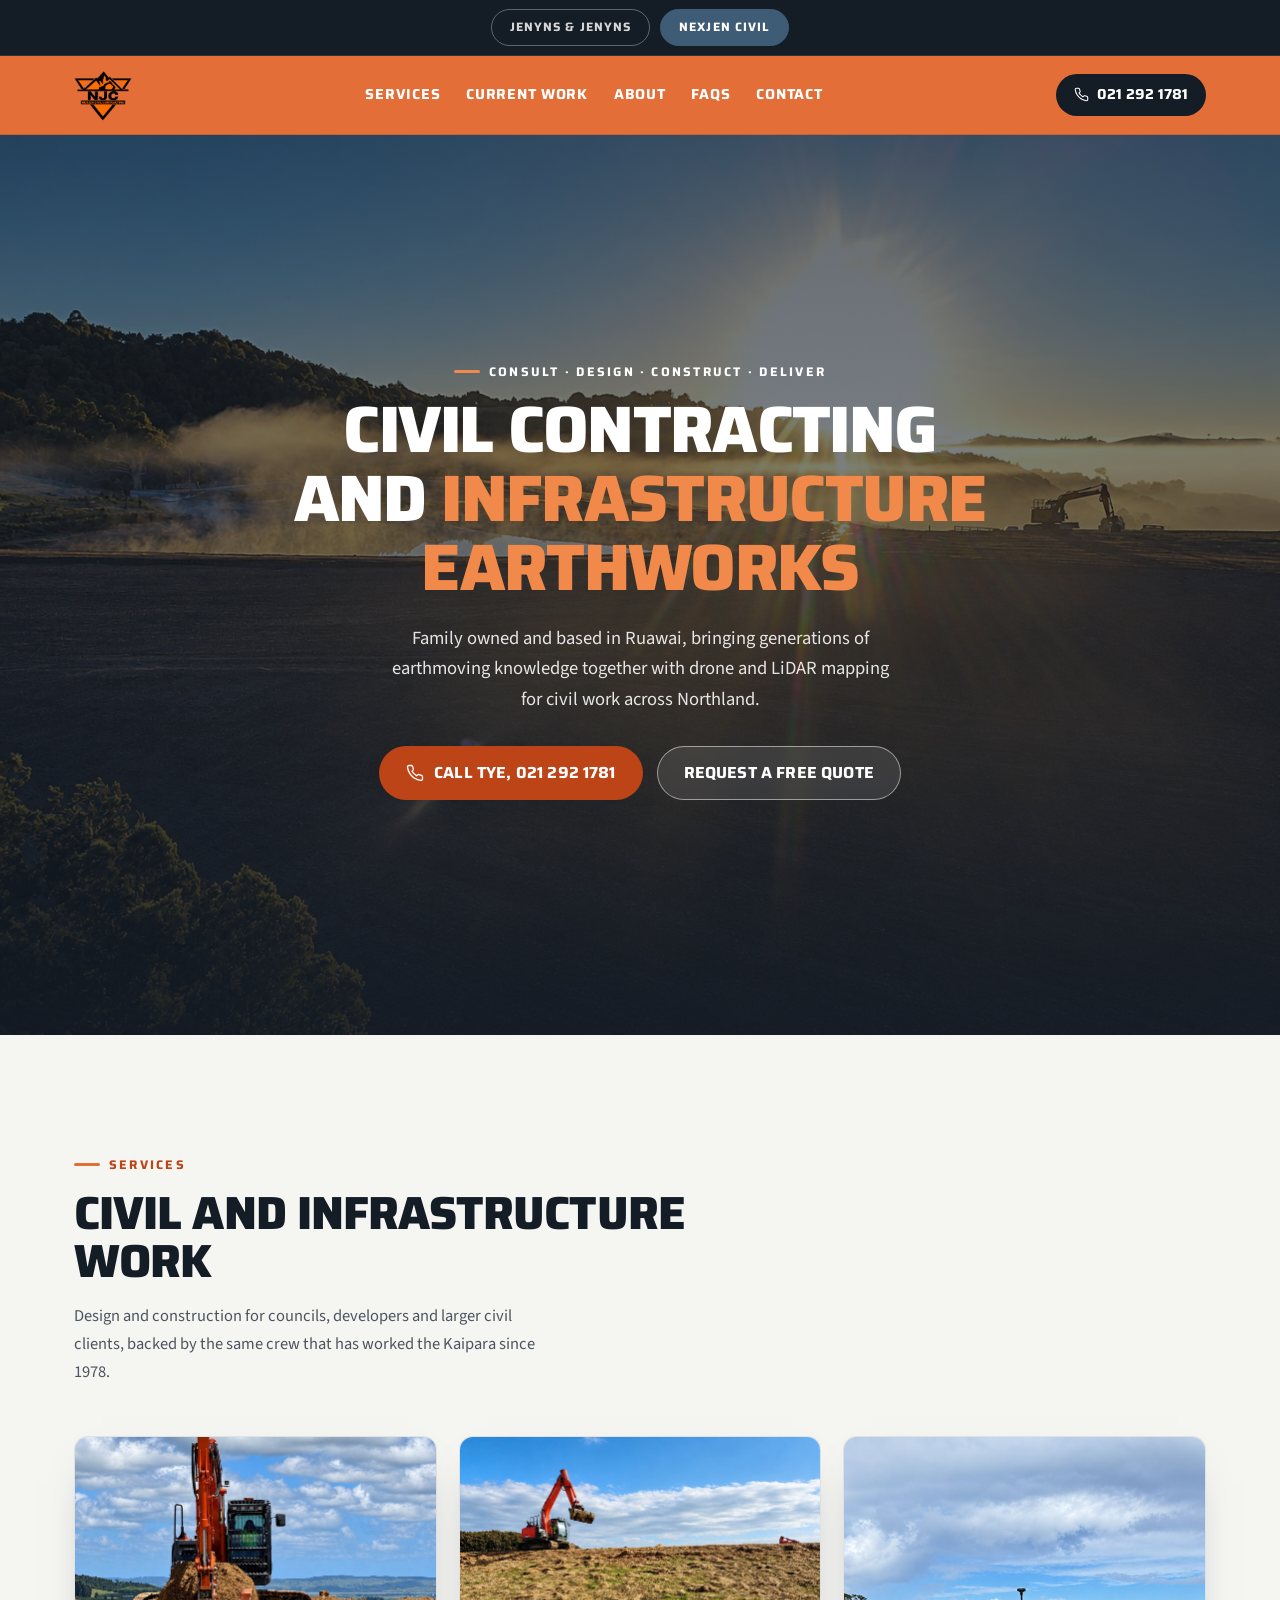
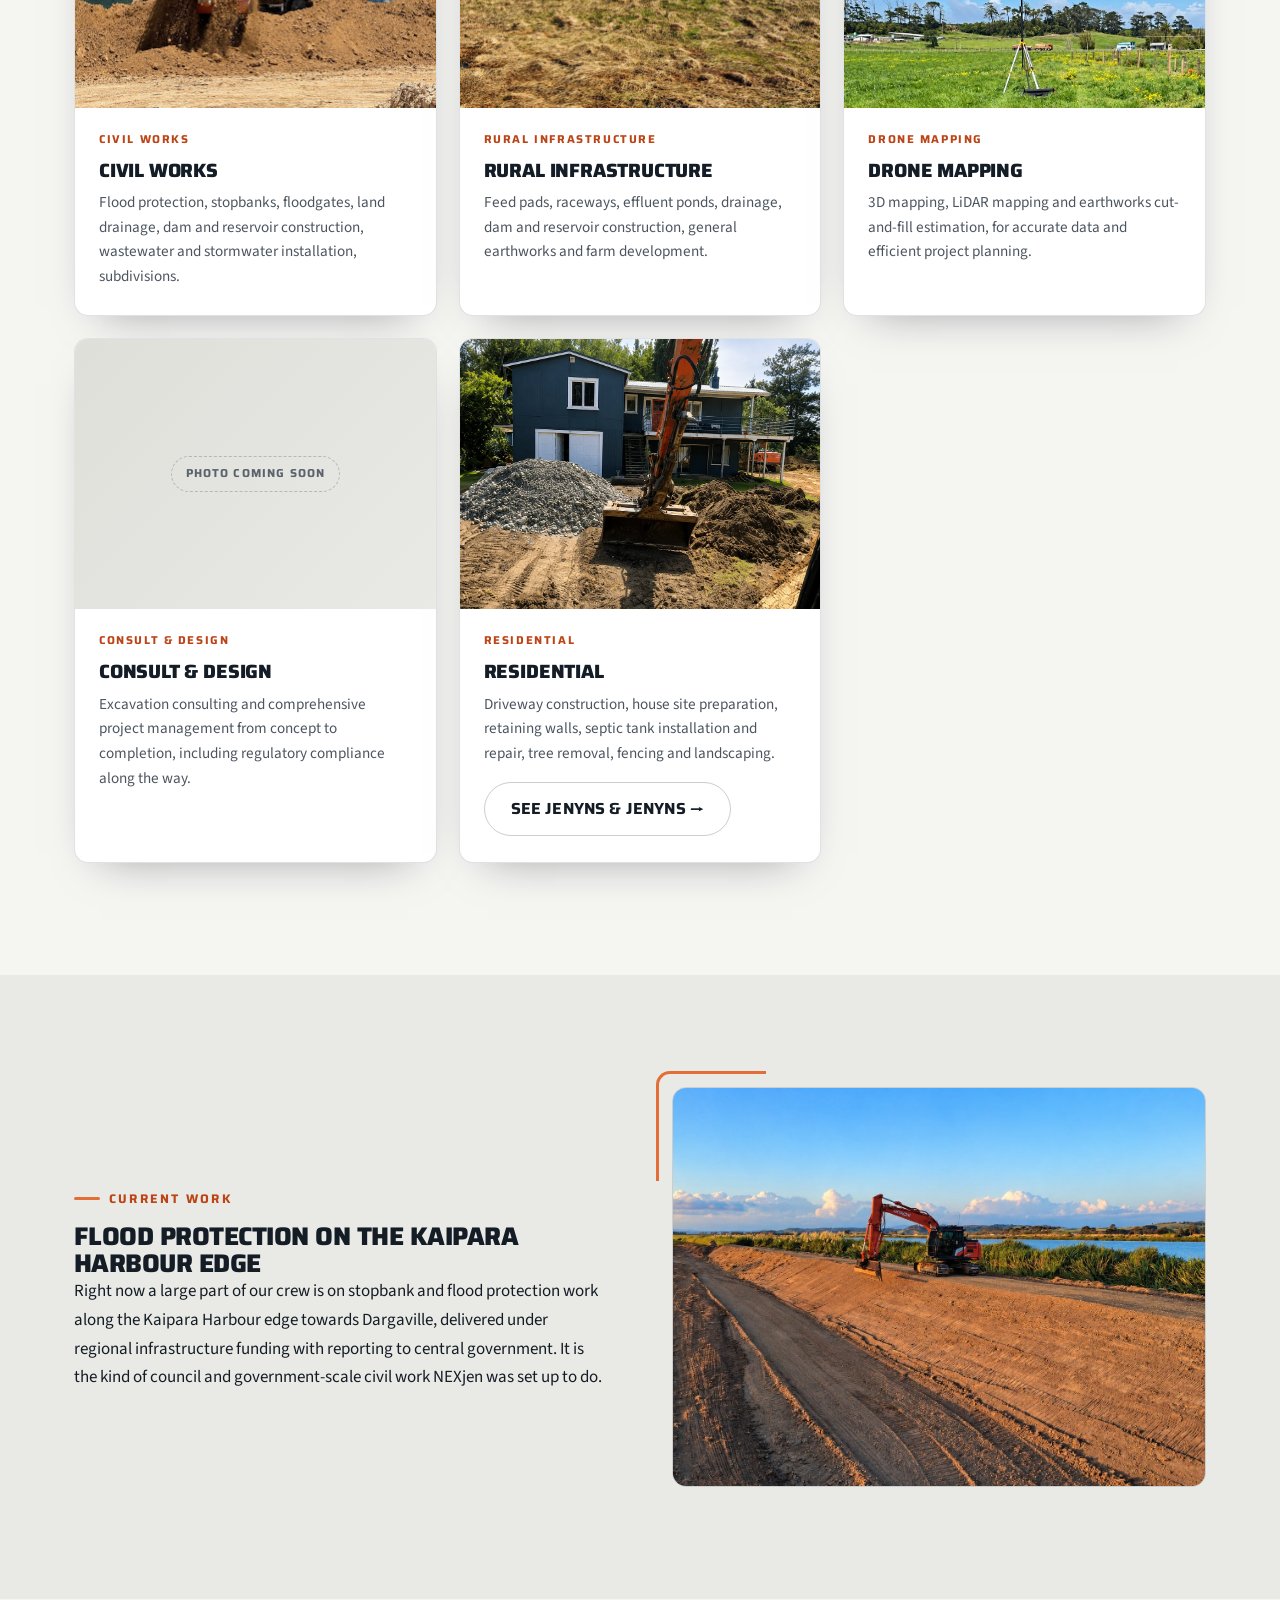
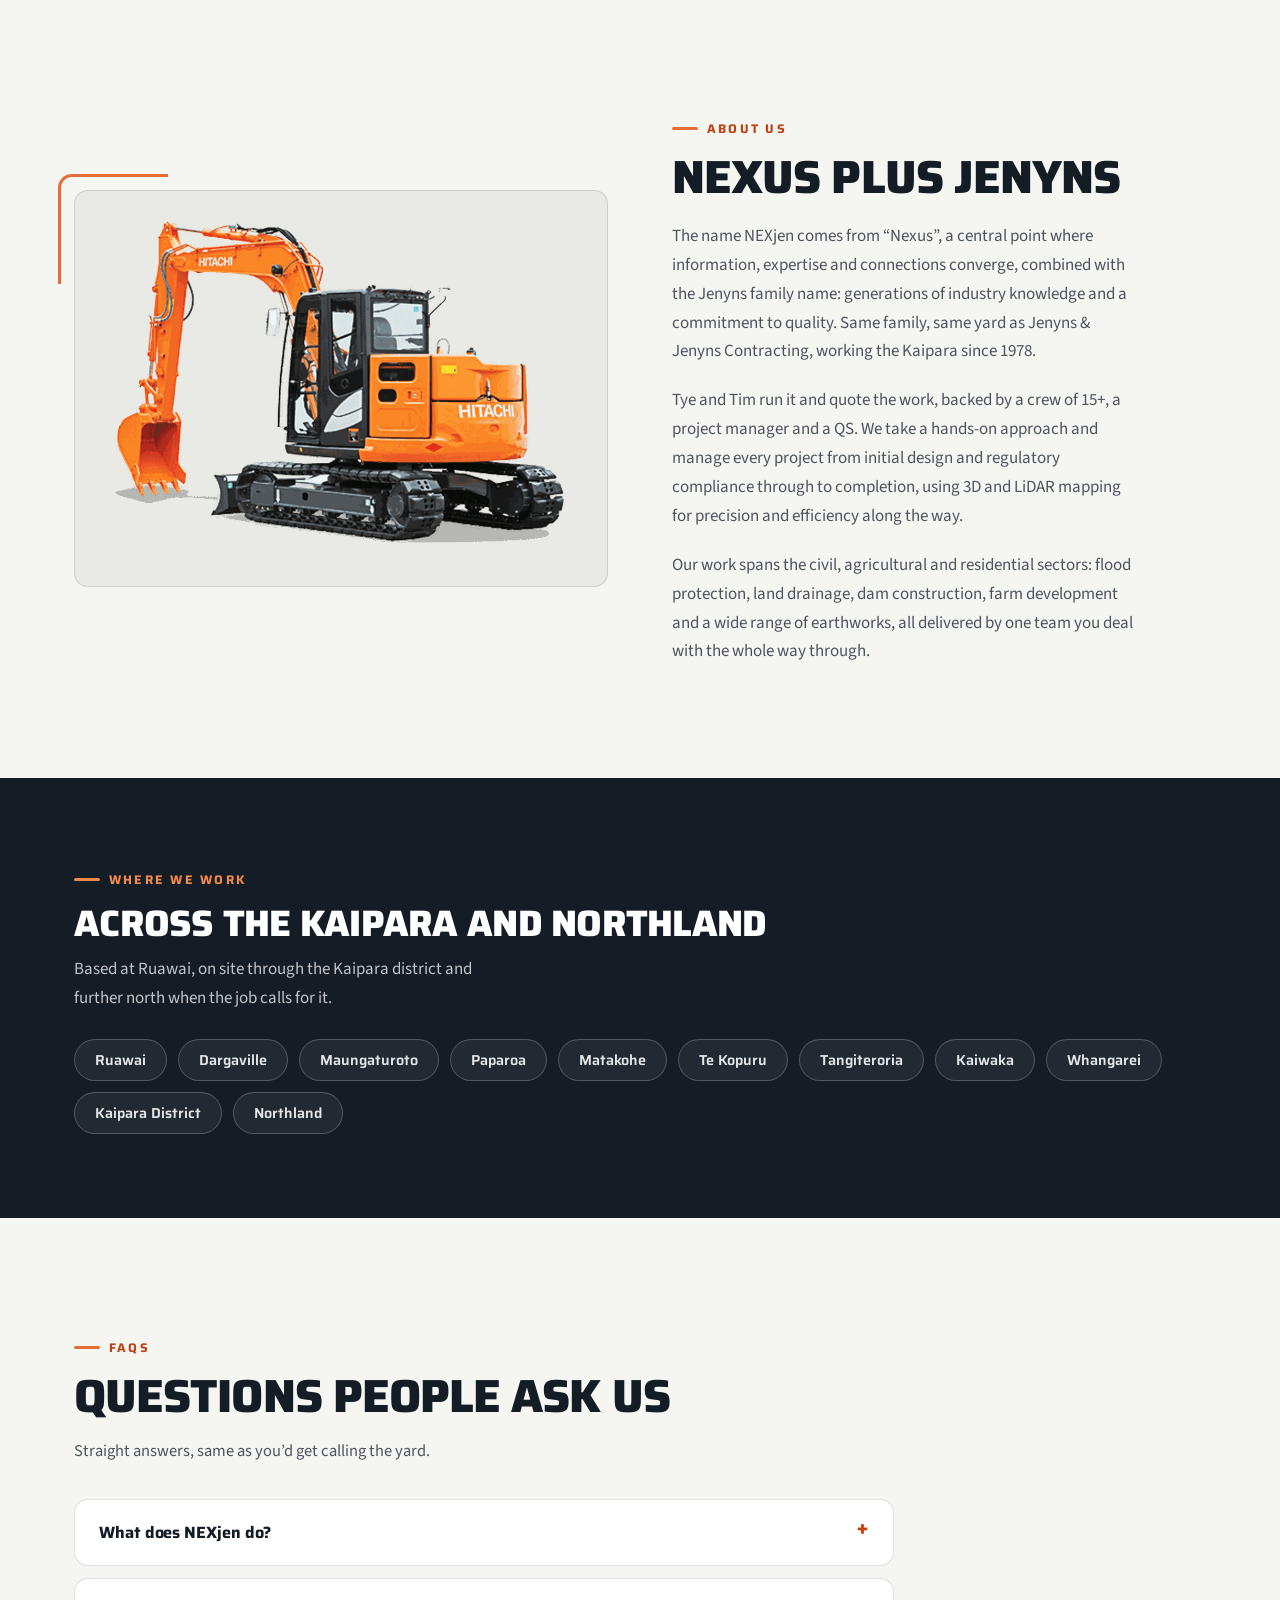
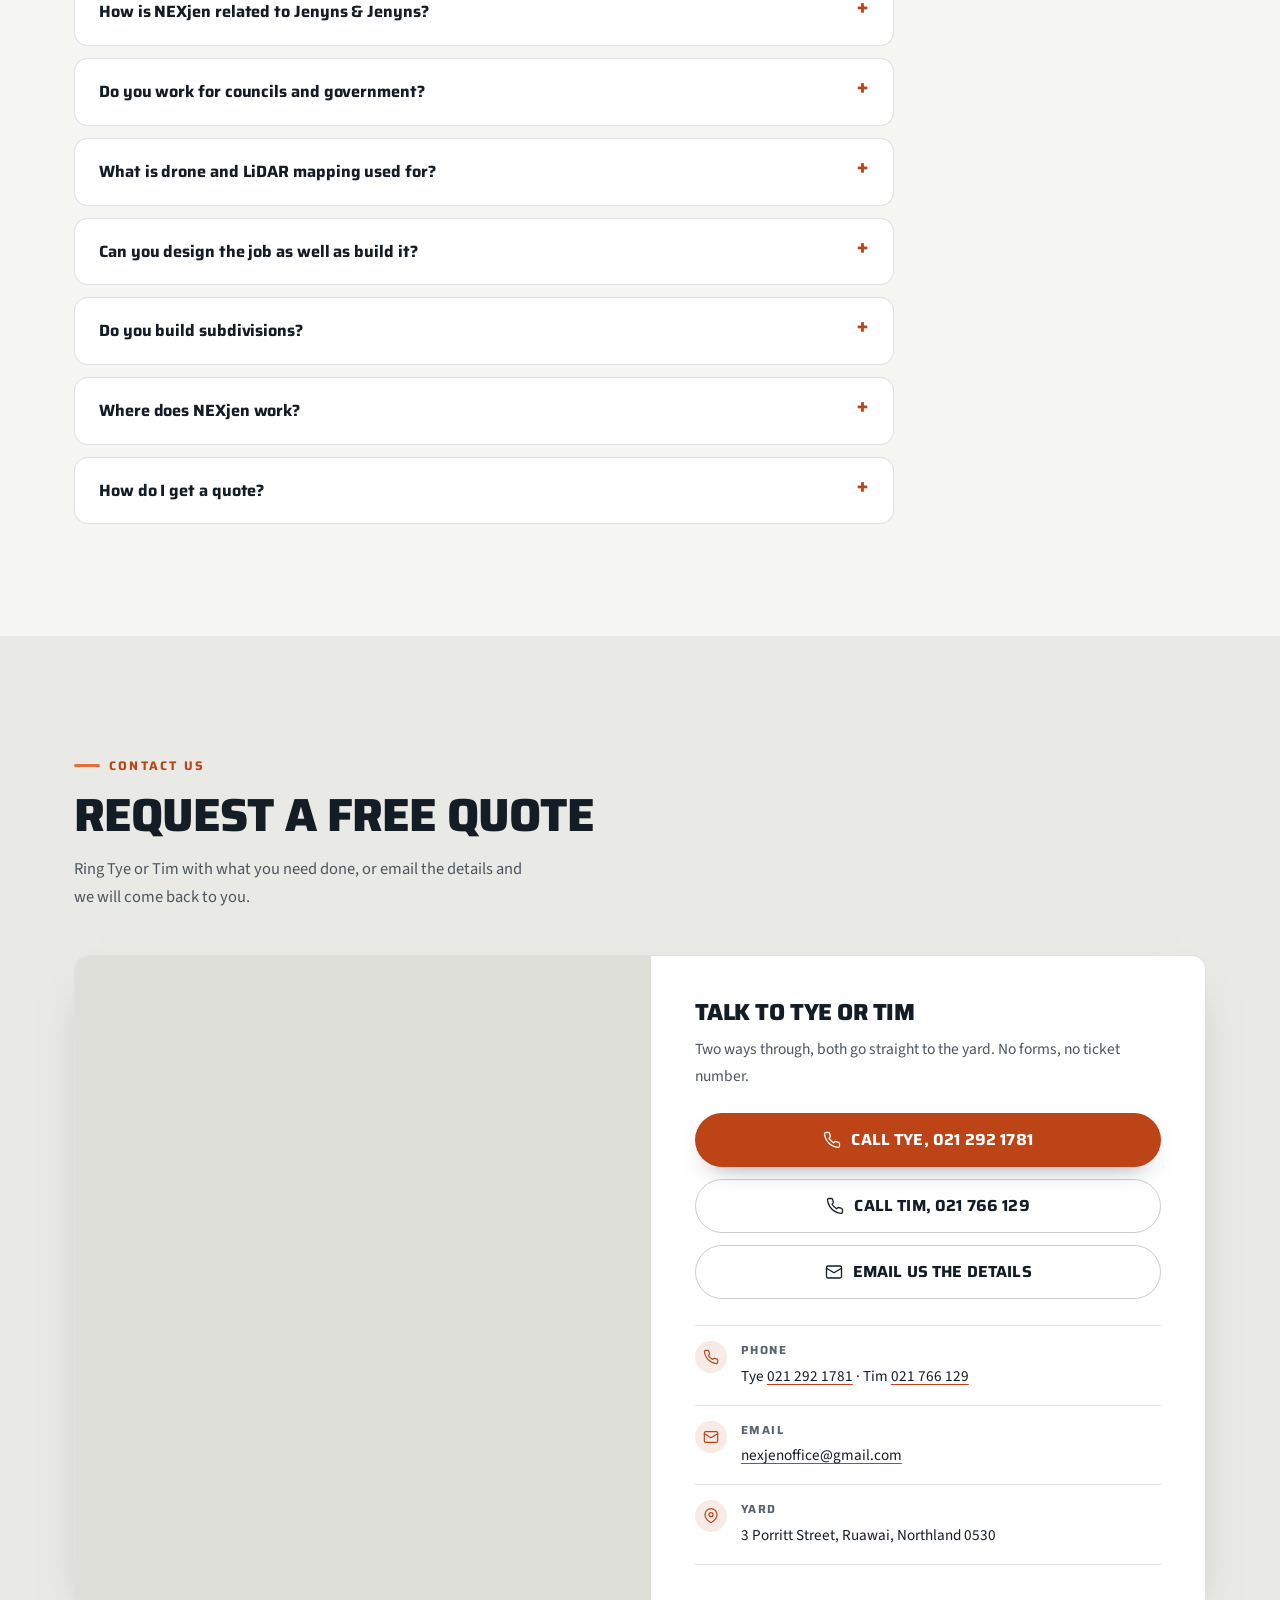
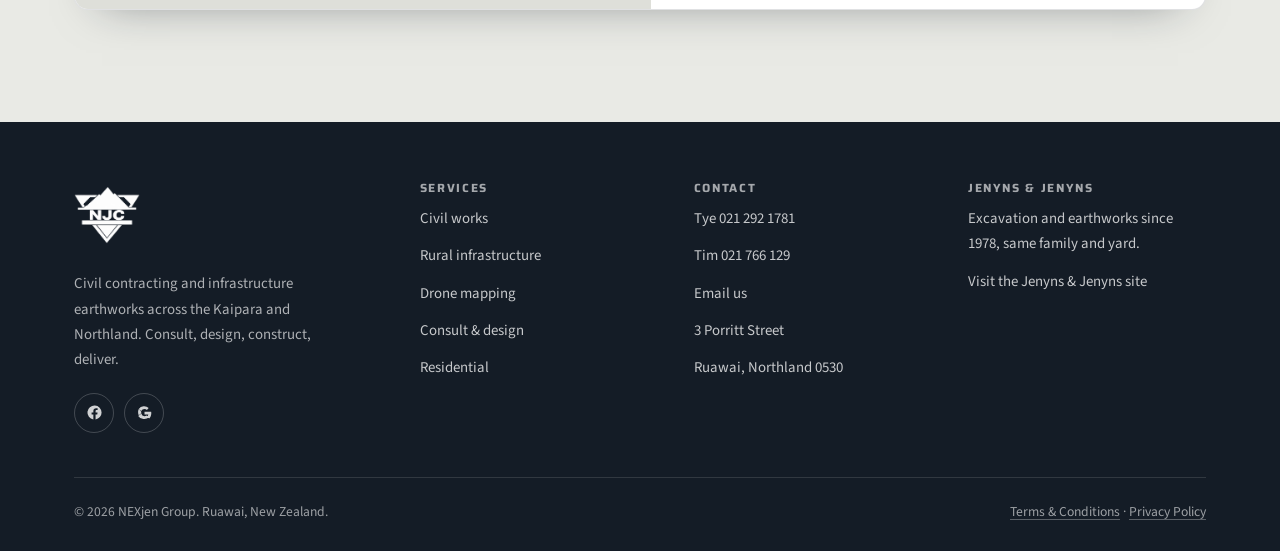
<file: nexjen/index.html>
<!DOCTYPE html>
<html lang="en-NZ">
<head>
<meta charset="UTF-8">
<meta name="viewport" content="width=device-width, initial-scale=1">
<title>NEXjen Group | Civil Contracting &amp; Infrastructure Earthworks, Ruawai</title>
<meta name="description" content="NEXjen Group, Ruawai. Civil contracting and infrastructure earthworks across Northland: flood protection, land drainage, dams, subdivisions and drone mapping. Consult, design, construct, deliver. Call Tye on 021 292 1781.">
<meta name="theme-color" content="#141C26">
<link rel="canonical" href="https://jenyns-jenyns-excavators-demo.vercel.app/nexjen/">
<meta property="og:site_name" content="NEXjen Group">
<meta property="og:title" content="NEXjen Group | Civil Contracting &amp; Infrastructure Earthworks, Ruawai">
<meta property="og:description" content="Civil contracting and infrastructure earthworks across Northland. Consult, design, construct, deliver.">
<meta property="og:type" content="website">
<meta property="og:locale" content="en_NZ">
<meta property="og:url" content="https://jenyns-jenyns-excavators-demo.vercel.app/nexjen/">
<meta name="twitter:card" content="summary_large_image">
<link rel="icon" href="../favicon.svg" type="image/svg+xml">
<link rel="preconnect" href="https://fonts.googleapis.com">
<link rel="preconnect" href="https://fonts.gstatic.com" crossorigin>
<link href="https://fonts.googleapis.com/css2?family=Saira:wght@600;700;800&family=Source+Sans+3:wght@400;500;600;700&display=swap" rel="stylesheet">
<script>document.documentElement.className+=' js';</script>
<script type="application/ld+json">
{"@context": "https://schema.org", "@type": "GeneralContractor", "name": "NEXjen Group", "alternateName": "NEXjen Civil Contracting", "telephone": "+64212921781", "areaServed": ["Ruawai", "Dargaville", "Maungaturoto", "Kaipara District", "Northland", "Whangarei"], "address": {"@type": "PostalAddress", "streetAddress": "3 Porritt Street", "addressLocality": "Ruawai", "addressRegion": "Northland", "postalCode": "0530", "addressCountry": "NZ"}, "sameAs": ["https://jenyns-jenyns-excavators-demo.vercel.app/"], "parentOrganization": {"@type": "GeneralContractor", "name": "Jenyns & Jenyns Contracting", "url": "https://jenyns-jenyns-excavators-demo.vercel.app/"}}
</script>
<script type="application/ld+json">
{"@context": "https://schema.org", "@type": "FAQPage", "mainEntity": [{"@type": "Question", "name": "What does NEXjen do?", "acceptedAnswer": {"@type": "Answer", "text": "NEXjen Group is a civil contractor based in Ruawai, Northland. We consult, design, construct and deliver infrastructure earthworks, including flood protection, land drainage, dams and reservoirs, stormwater and wastewater installation, and subdivisions."}}, {"@type": "Question", "name": "How is NEXjen related to Jenyns & Jenyns?", "acceptedAnswer": {"@type": "Answer", "text": "Same family, same yard, same crew. Jenyns & Jenyns has done excavation and earthworks around the Kaipara since 1978. NEXjen is the civil and infrastructure side, adding design, project management and drone mapping."}}, {"@type": "Question", "name": "Do you work for councils and government?", "acceptedAnswer": {"@type": "Answer", "text": "Yes. We deliver council and government-funded infrastructure work across Northland, including flood protection projects with the reporting that goes with them."}}, {"@type": "Question", "name": "What is drone and LiDAR mapping used for?", "acceptedAnswer": {"@type": "Answer", "text": "It gives an accurate 3D model of the site before work starts, so we can work out cut-and-fill volumes, plan drainage and price the job on real numbers rather than guesses."}}, {"@type": "Question", "name": "Can you design the job as well as build it?", "acceptedAnswer": {"@type": "Answer", "text": "Yes. We can take a project from concept and design through to construction and handover, so you deal with one team the whole way."}}, {"@type": "Question", "name": "Do you build subdivisions?", "acceptedAnswer": {"@type": "Answer", "text": "Yes. We handle subdivision earthworks, including site preparation, stormwater and wastewater installation, and roading and access."}}, {"@type": "Question", "name": "Where does NEXjen work?", "acceptedAnswer": {"@type": "Answer", "text": "We're based in Ruawai and work across the Kaipara District and Northland, including Dargaville, Maungaturoto and Whangarei."}}, {"@type": "Question", "name": "How do I get a quote?", "acceptedAnswer": {"@type": "Answer", "text": "Call Tye on 021 292 1781 or Tim on 021 766 129, or email the office with the site location, the scope and your timing. Plans, photos or survey data help."}}]}
</script>
<style>
/* ==========================================================================
   Jenyns & Jenyns Contracting, Ruawai
   Palette lock : their brand orange + deep navy, one light theme
   Note         : #E36E38 is their exact brand orange, kept for fills only.
                  Anything carrying text uses #BC4416 (white on it = 5.28:1).
   Shape lock   : containers 14px, interactive elements full pill
   Icon lock    : inline SVG, stroke-width 1.75, round caps
   ========================================================================== */
:root{
  --paper:#F5F5F2;--paper-2:#E9EAE5;--paper-3:#DEDFD9;
  --ink:#141C26;--ink-2:#4C555F;--ink-3:#5B646E;
  --or:#BC4416;--or-hi:#A63B11;--or-brand:#E36E38;--or-lt:#F0894A;--accent:var(--or-brand);
  --or-soft:rgba(188,68,22,.11);
  --line:rgba(20,28,38,.13);--line-str:rgba(20,28,38,.22);
  --r:14px;--pill:999px;--wrap:1180px;
  --ease:cubic-bezier(.16,1,.3,1);
  --shadow:0 18px 44px -28px rgba(20,28,38,.5);
}
*,*::before,*::after{box-sizing:border-box}
html{-webkit-text-size-adjust:100%;scroll-behavior:smooth}
body{margin:0;background:var(--paper);color:var(--ink);font-family:'Source Sans 3',ui-sans-serif,system-ui,sans-serif;font-size:17px;line-height:1.7;-webkit-font-smoothing:antialiased;overflow-x:hidden}
::selection{background:var(--or);color:#fff}
body{caret-color:var(--or);scrollbar-color:#C3C5BD var(--paper-2)}
::-webkit-scrollbar{width:11px}
::-webkit-scrollbar-track{background:var(--paper-2)}
::-webkit-scrollbar-thumb{background:#C3C5BD;border-radius:var(--pill);border:3px solid var(--paper-2)}
:focus-visible{outline:2px solid var(--or);outline-offset:3px;border-radius:2px}
a{color:inherit;text-decoration:none}
img{display:block;max-width:100%}
h1,h2,h3,h4{font-family:'Saira',ui-sans-serif,system-ui,sans-serif;font-weight:800;line-height:1.05;letter-spacing:-.02em;margin:0;text-transform:uppercase}
p{margin:0}
.wrap{width:100%;max-width:var(--wrap);margin-inline:auto;padding-inline:24px}
.section{padding:clamp(72px,9vw,112px) 0}
.bg-2{background:var(--paper-2)}
.s-head{max-width:660px}
.s-head h2{font-size:clamp(1.9rem,4vw,2.9rem)}
.s-head p{margin-top:16px;color:var(--ink-2);font-size:1.03rem;max-width:58ch;text-transform:none}
.s-head-row{display:flex;align-items:flex-end;justify-content:space-between;gap:26px;flex-wrap:wrap}
.eyebrow{display:inline-flex;align-items:center;gap:9px;margin-bottom:14px;font-family:'Saira',sans-serif;font-size:.78rem;font-weight:700;letter-spacing:.18em;text-transform:uppercase;color:var(--or)}
.eyebrow::before{content:"";width:26px;height:3px;background:var(--or-brand);border-radius:2px}
.btn{display:inline-flex;align-items:center;justify-content:center;gap:10px;height:54px;padding:0 26px;border-radius:var(--pill);line-height:1;font-family:'Saira',sans-serif;font-weight:700;font-size:1rem;letter-spacing:.01em;text-transform:uppercase;border:1.5px solid transparent;cursor:pointer;transition:background .2s ease,color .2s ease,border-color .2s ease,transform .14s var(--ease)}
.btn svg{width:18px;height:18px;flex:none}
.btn-primary{background:var(--or);color:#fff;box-shadow:0 12px 26px -16px rgba(20,28,38,.6)}
.btn-primary:hover{background:var(--or-hi);transform:translateY(-2px)}
.btn-primary:active,.btn-line:active,.btn-ghost:active,.nav-phone:active,.gbadge:active,.pills span:active,.socials a:active{transform:scale(.97)}
.btn-line{background:transparent;color:var(--ink);border-color:var(--line-str)}
.btn-line:hover{background:var(--paper-3);border-color:var(--ink-2)}
.btn-ghost{background:rgba(255,255,255,.1);color:#fff;border-color:rgba(255,255,255,.5);backdrop-filter:blur(6px);-webkit-backdrop-filter:blur(6px)}
.btn-ghost:hover{background:rgba(255,255,255,.2);transform:translateY(-2px)}
.btn-block{width:100%}
.gbadge{display:inline-flex;align-items:center;gap:11px;height:46px;padding:0 17px;border-radius:var(--pill);border:1px solid var(--line);background:#fff;transition:border-color .2s ease,transform .14s var(--ease)}
.gbadge .g-mark{width:17px;height:17px;flex:none}
.gbadge .g-stars{display:inline-flex;gap:2px;color:#C08A12}
.gbadge .g-stars svg{width:13px;height:13px;fill:currentColor}
.gbadge .g-txt{font-family:'Saira',sans-serif;font-weight:700;font-size:.86rem;color:var(--ink);white-space:nowrap;line-height:1}
.gbadge .g-txt span{font-weight:500;color:var(--ink-3)}
.gbadge--dark{background:rgba(20,28,38,.55);border-color:rgba(255,255,255,.3);backdrop-filter:blur(10px);-webkit-backdrop-filter:blur(10px)}
.gbadge--dark .g-txt{color:#fff}
.gbadge--dark .g-txt span{color:rgba(255,255,255,.78)}
.gbadge--dark .g-stars{color:#E8C64A}
@media (hover:hover) and (pointer:fine){.gbadge:hover{border-color:var(--ink-2);transform:translateY(-2px)}}
.nav{position:sticky;top:0;z-index:50;background:var(--or-brand);border-bottom:1px solid rgba(20,28,38,.14);transition:background .4s var(--ease),box-shadow .4s var(--ease)}
.nav.stuck{background:rgba(20,28,38,.95);backdrop-filter:blur(16px);-webkit-backdrop-filter:blur(16px);box-shadow:0 10px 30px -22px rgba(0,0,0,.8)}
.nav-inner{display:flex;align-items:center;justify-content:space-between;gap:20px;height:78px}
.brand{display:flex;align-items:center;gap:12px}
.brand img{height:50px;width:auto}
.nav-links{display:flex;align-items:center;gap:26px}
.nav-links a{font-family:'Saira',sans-serif;font-size:.9rem;font-weight:700;letter-spacing:.05em;text-transform:uppercase;color:#fff;position:relative;transition:color .2s ease}
.nav-links a::after{content:"";position:absolute;left:0;right:0;bottom:-7px;height:2px;background:#fff;transform:scaleX(0);transform-origin:left;transition:transform .28s var(--ease)}
.nav-links a:hover::after{transform:scaleX(1)}
.nav.stuck .nav-links a::after{background:var(--or-lt)}
.nav-phone{display:inline-flex;align-items:center;gap:8px;height:42px;padding:0 18px;border-radius:var(--pill);line-height:1;background:var(--ink);color:#fff;font-family:'Saira',sans-serif;font-weight:700;font-size:.9rem;transition:background .2s ease,transform .14s var(--ease)}
.nav-phone:hover{background:#0C131B}
.nav.stuck .nav-phone{background:var(--or);}
.nav.stuck .nav-phone:hover{background:var(--or-hi)}
.nav-phone svg{width:15px;height:15px;flex:none}
.burger{display:none;width:44px;height:44px;border:0;background:transparent;cursor:pointer;flex-direction:column;justify-content:center;gap:5px;align-items:center}
.burger span{display:block;width:19px;height:2px;background:#fff;border-radius:2px;transition:transform .22s var(--ease),opacity .16s linear}
.burger.open span:nth-child(1){transform:translateY(7px) rotate(45deg)}
.burger.open span:nth-child(2){opacity:0}
.burger.open span:nth-child(3){transform:translateY(-7px) rotate(-45deg)}
.hero{position:relative;min-height:100dvh;display:flex;align-items:center;overflow:hidden;background:var(--ink)}
.hero-media{position:absolute;inset:0;z-index:0;background-image:url('img/hero.webp');background-size:cover;background-position:center}
.hero-scrim{position:absolute;inset:0;z-index:1;background:linear-gradient(180deg,rgba(20,28,38,.66) 0%,rgba(20,28,38,.56) 38%,rgba(20,28,38,.9) 100%)}
.hero-inner{position:relative;z-index:2;width:100%;padding-block:92px 100px;color:#fff;text-align:center;display:flex;flex-direction:column;align-items:center}
.hero .eyebrow{color:#fff}
.hero .eyebrow::before{background:var(--or-lt)}
.hero h1{font-size:clamp(2.4rem,5.6vw,4.1rem);max-width:20ch;letter-spacing:-.025em;text-wrap:balance}
.hero h1 em{font-style:normal;color:var(--or-lt)}
.hero-lead{margin-top:20px;max-width:56ch;font-size:clamp(1.03rem,1.6vw,1.16rem);color:rgba(255,255,255,.88);line-height:1.65}
.hero-actions{display:flex;align-items:center;justify-content:center;gap:14px;flex-wrap:wrap;margin-top:32px}
.hrev{margin-top:30px;max-width:600px;text-align:left;background:rgba(20,28,38,.55);border:1px solid rgba(255,255,255,.2);border-radius:var(--r);padding:16px 20px;backdrop-filter:blur(12px);-webkit-backdrop-filter:blur(12px)}
.hrev-top{display:flex;align-items:center;gap:11px;flex-wrap:wrap}
.hrev-stars{display:inline-flex;gap:2px;color:#E8C64A}
.hrev-stars svg{width:14px;height:14px;fill:currentColor}
.hrev-label{font-family:'Saira',sans-serif;font-weight:700;font-size:.86rem;color:#fff;line-height:1}
.hrev q{display:block;margin-top:10px;quotes:"\201C" "\201D";font-size:.95rem;line-height:1.55;color:rgba(255,255,255,.94)}
.hrev b{display:block;margin-top:6px;font-weight:600;font-size:.8rem;color:rgba(255,255,255,.68)}
.svc-grid{display:grid;grid-template-columns:repeat(3,1fr);gap:22px;margin-top:50px}
.svc{background:#fff;border:1px solid var(--line);border-radius:var(--r);overflow:hidden;display:flex;flex-direction:column;box-shadow:var(--shadow);transition:transform .4s var(--ease),box-shadow .4s var(--ease)}
.svc-photo{position:relative;aspect-ratio:4/3;overflow:hidden;background:var(--paper-3)}
.svc-photo img{width:100%;height:100%;object-fit:cover;transition:transform .55s var(--ease)}
@media (hover:hover) and (pointer:fine){
  .svc:hover{transform:translateY(-5px);box-shadow:0 26px 52px -30px rgba(20,28,38,.6)}
  .svc:hover .svc-photo img{transform:scale(1.06)}
}
.svc-body{padding:22px 24px 26px;display:flex;flex-direction:column;flex:1}
.svc-label{display:inline-flex;align-items:center;gap:7px;font-family:'Saira',sans-serif;font-size:.71rem;font-weight:700;letter-spacing:.14em;text-transform:uppercase;color:var(--or)}
.svc-label svg{width:14px;height:14px;flex:none}
.svc h3{margin-top:11px;font-size:1.2rem;letter-spacing:-.01em}
.svc p{margin-top:10px;color:var(--ink-2);font-size:.95rem;line-height:1.62}
.tags{list-style:none;display:flex;flex-wrap:wrap;gap:7px;margin:auto 0 0;padding:16px 0 0}
.tags li{font-size:.75rem;font-weight:600;color:var(--ink-3);background:var(--paper-2);border:1px solid var(--line);border-radius:var(--pill);padding:5px 11px;line-height:1.3}
.full{display:grid;grid-template-columns:1.05fr .95fr;gap:clamp(34px,5vw,68px);align-items:center}
.full-list{list-style:none;margin:30px 0 0;padding:0;display:grid;grid-template-columns:1fr 1fr;gap:2px 26px}
.full-list li{display:flex;align-items:flex-start;gap:11px;padding:11px 0;border-bottom:1px solid var(--line);font-size:.97rem;font-weight:500}
.full-list .fk{width:22px;height:22px;flex:none;margin-top:2px;border-radius:var(--pill);background:var(--or-soft);color:var(--or);display:grid;place-items:center}
.full-list .fk svg{width:12px;height:12px}
.full-media{position:relative;display:grid;place-items:center;padding:20px}
.full-media::before{content:"";position:absolute;inset:auto 0 8% 0;height:58%;background:radial-gradient(ellipse at center,rgba(227,110,56,.16),transparent 68%);border-radius:50%}
.full-media img{position:relative;width:100%;height:auto;max-width:480px}
.about{display:grid;grid-template-columns:1fr 1fr;gap:clamp(34px,5vw,68px);align-items:center}
.about-copy h2{font-size:clamp(1.9rem,4vw,2.9rem)}
.about-copy p{margin-top:20px;color:var(--ink-2);max-width:58ch}
.stat-row{display:grid;grid-template-columns:repeat(3,1fr);gap:18px;margin-top:32px}
.stat{background:#fff;border:1px solid var(--line);border-radius:var(--r);padding:20px 18px}
.stat b{display:block;font-family:'Saira',sans-serif;font-size:1.9rem;font-weight:800;color:var(--or);line-height:1}
.stat span{display:block;margin-top:7px;font-size:.86rem;color:var(--ink-2);line-height:1.45}
.about-media{position:relative}
.about-media img{width:100%;height:auto;aspect-ratio:4/3;object-fit:cover;border-radius:var(--r);border:1px solid var(--line)}
.about-media::before{content:"";position:absolute;left:-16px;top:-16px;width:110px;height:110px;border-left:3px solid var(--or-brand);border-top:3px solid var(--or-brand);border-radius:var(--r) 0 0 0}
.rev-note{display:inline-flex;align-items:center;gap:9px;margin-top:20px;padding:9px 15px;border-radius:var(--pill);background:var(--paper-3);border:1px solid var(--line);font-size:.85rem;color:var(--ink-2)}
.rev-note svg{width:15px;height:15px;flex:none;color:var(--or)}
.rev-lead{margin-top:44px;background:#fff;border:1px solid var(--line);border-radius:var(--r);padding:clamp(28px,4vw,46px);box-shadow:var(--shadow);max-width:900px}
.rev-lead .rev-stars{display:inline-flex;gap:3px;color:#C08A12}
.rev-lead .rev-stars svg{width:18px;height:18px;fill:currentColor}
.rev-lead q{display:block;margin-top:18px;quotes:"\201C" "\201D";font-size:clamp(1.1rem,2.2vw,1.5rem);line-height:1.5;color:var(--ink);font-family:'Saira',sans-serif;font-weight:600;text-transform:none;letter-spacing:-.01em}
.rev-lead .by{display:flex;align-items:center;gap:12px;margin-top:24px}
.rev-lead .ava{width:40px;height:40px;flex:none;border-radius:var(--pill);background:var(--or-soft);border:1px solid var(--line);display:grid;place-items:center;color:var(--or)}
.rev-lead .ava svg{width:19px;height:19px}
.rev-lead .by b{display:block;font-family:'Saira',sans-serif;font-size:.94rem;font-weight:700}
.rev-lead .by small{display:block;color:var(--ink-3);font-size:.79rem;line-height:1.5}
.rev-foot{display:flex;align-items:center;gap:16px;flex-wrap:wrap;margin-top:32px}
.rev-foot p{color:var(--ink-3);font-size:.9rem}
.area{padding:clamp(56px,7vw,84px) 0;background:var(--ink);color:#fff}
.area .eyebrow{color:var(--or-lt)}
.area .eyebrow::before{background:var(--or-lt)}
.area h2{font-size:clamp(1.6rem,3.2vw,2.3rem)}
.area p{color:rgba(255,255,255,.74);max-width:50ch;margin-top:12px}
.pills{display:flex;flex-wrap:wrap;gap:11px;margin-top:26px}
.pills span{height:42px;padding:0 20px;border-radius:var(--pill);line-height:1;display:inline-flex;align-items:center;border:1px solid rgba(255,255,255,.22);background:rgba(255,255,255,.06);font-family:'Saira',sans-serif;font-weight:600;font-size:.9rem;color:rgba(255,255,255,.88);transition:border-color .2s ease,background .2s ease,color .2s ease,transform .14s var(--ease)}
.pills span:hover{border-color:var(--or-lt);background:var(--or-lt);color:var(--ink)}
.contact-box{display:grid;grid-template-columns:1.02fr .98fr;background:#fff;border:1px solid var(--line);border-radius:var(--r);overflow:hidden;box-shadow:var(--shadow);margin-top:44px}
.contact-map{position:relative;min-height:100%;background:var(--paper-3)}
.contact-map iframe{position:absolute;inset:0;width:100%;height:100%;border:0;display:block}
.contact-side{padding:clamp(28px,3.4vw,44px)}
.contact-side h3{font-size:1.45rem}
.contact-side>p{margin-top:12px;color:var(--ink-2);font-size:.97rem}
.contact-btns{display:grid;gap:12px;margin-top:24px}
.details{list-style:none;margin:26px 0 0;padding:0}
.details li{display:flex;gap:14px;padding:15px 0;border-top:1px solid var(--line);font-size:.95rem}
.details li:last-child{border-bottom:1px solid var(--line)}
.details .di{width:32px;height:32px;flex:none;border-radius:var(--pill);background:var(--or-soft);color:var(--or);display:grid;place-items:center}
.details .di svg{width:16px;height:16px}
.details b{display:block;font-family:'Saira',sans-serif;font-size:.73rem;font-weight:700;letter-spacing:.13em;text-transform:uppercase;color:var(--ink-3);margin-bottom:3px}
.details a{text-decoration:underline;text-underline-offset:3px;text-decoration-color:var(--or)}
.foot{background:var(--ink);color:rgba(255,255,255,.72);padding:60px 0 28px}
.foot-grid{display:grid;grid-template-columns:1.3fr 1fr 1fr 1fr;gap:36px}
.foot-brand img{height:56px;width:auto}
.foot-brand p{margin-top:16px;color:rgba(255,255,255,.66);font-size:.93rem;max-width:38ch}
.socials{display:flex;gap:10px;margin-top:20px}
.socials a{width:40px;height:40px;border-radius:var(--pill);border:1px solid rgba(255,255,255,.2);display:grid;place-items:center;color:rgba(255,255,255,.8);transition:background .2s ease,border-color .2s ease,color .2s ease,transform .14s var(--ease)}
.socials a:hover{background:var(--or-brand);border-color:var(--or-brand);color:#fff}
.socials svg{width:17px;height:17px}
.foot-col h4{font-family:'Saira',sans-serif;font-size:.74rem;font-weight:700;letter-spacing:.14em;text-transform:uppercase;color:rgba(255,255,255,.62)}
.foot-col a,.foot-col span{display:block;margin-top:12px;color:rgba(255,255,255,.76);font-size:.93rem;transition:color .2s ease;text-transform:none}
.foot-col a:hover{color:var(--or-lt)}
.foot-bottom{margin-top:44px;padding-top:22px;border-top:1px solid rgba(255,255,255,.12);display:flex;justify-content:space-between;gap:14px;flex-wrap:wrap;font-size:.85rem;color:rgba(255,255,255,.58)}
.foot-bottom a{text-decoration:underline;text-underline-offset:3px;text-decoration-color:rgba(255,255,255,.3)}
.foot-bottom a:hover{color:#fff}
#intro{position:fixed;inset:0;z-index:200;background:var(--ink);display:grid;place-items:center;transition:opacity .7s var(--ease),visibility .7s var(--ease)}
#intro.gone{opacity:0;visibility:hidden}
#intro img{height:clamp(70px,14vw,120px);width:auto}
#intro .ln{width:0;height:3px;background:var(--or-brand);margin:18px auto 0;animation:introLn 1.1s var(--ease) .3s forwards}
@keyframes introLn{to{width:140px}}
.js .rv{opacity:0;transform:translateY(20px);transition:opacity .8s var(--ease),transform .8s var(--ease);transition-delay:calc(var(--i,0) * 80ms)}
.js .rv.in{opacity:1;transform:none}
@media (max-width:1024px){
  .svc-grid{grid-template-columns:repeat(2,1fr)}
  .full,.about{grid-template-columns:1fr;gap:38px}
  .full-media{order:-1}
  .contact-box{grid-template-columns:1fr}
  .contact-map{order:2;min-height:340px}
  .contact-side{order:1}
  .foot-grid{grid-template-columns:1fr 1fr;gap:30px}
  .foot-brand{grid-column:1 / -1}
}
@media (max-width:860px){
  .nav-links{position:fixed;inset:78px 0 auto 0;flex-direction:column;align-items:stretch;gap:0;background:rgba(20,28,38,.98);backdrop-filter:blur(18px);-webkit-backdrop-filter:blur(18px);border-bottom:1px solid rgba(255,255,255,.12);padding:8px 24px 22px;transform:translateY(-12px);opacity:0;pointer-events:none;transition:opacity .3s var(--ease),transform .3s var(--ease)}
  .nav-links.open{opacity:1;transform:none;pointer-events:auto}
  .nav-links a{padding:15px 0;border-bottom:1px solid rgba(255,255,255,.1);font-size:1rem}
  .nav-links a::after{display:none}
  .burger{display:flex}
  .nav-phone span.np-txt{display:none}
  .nav-phone{padding:0 13px}
}
@media (max-width:720px){
  body{font-size:16px}
  .svc-grid{grid-template-columns:1fr;gap:18px}
  .full-list{grid-template-columns:1fr}
  .stat-row{grid-template-columns:1fr}
  .hero-inner{padding-block:76px 82px}
  .hero-actions .btn,.hero-actions .gbadge{width:100%;justify-content:center}
  .s-head-row{align-items:flex-start}
  .foot-grid{grid-template-columns:1fr}
  .foot-bottom{flex-direction:column;gap:8px}
}
@media (prefers-reduced-motion:reduce){
  html{scroll-behavior:auto}
  *,*::before,*::after{animation-duration:.001ms!important;transition-duration:.001ms!important}
  .js .rv{opacity:1;transform:none}
}

/* ---------- brand switch bar ---------- */
.brandbar{background:var(--ink);border-bottom:1px solid rgba(255,255,255,.1)}
.brandbar-inner{display:flex;align-items:center;justify-content:center;gap:10px;padding:9px 24px}
.bb-tab{font-family:'Saira',sans-serif;font-weight:700;font-size:.76rem;letter-spacing:.09em;text-transform:uppercase;padding:7px 18px;border-radius:var(--pill);border:1.5px solid rgba(255,255,255,.32);color:rgba(255,255,255,.82);transition:background .2s ease,color .2s ease,border-color .2s ease}
.bb-tab.bb-active{background:var(--accent);border-color:var(--accent);color:#fff}
.bb-tab:not(.bb-active):hover{border-color:#fff;color:#fff}
.sticky-shell{position:sticky;top:0;z-index:60}
#services,#work,#about,#reviews,#faq,#contact{scroll-margin-top:118px}
@media (max-width:520px){.brandbar-inner{padding:8px 16px;gap:8px}.bb-tab{padding:6px 13px;font-size:.7rem}}

/* ---------- faq ---------- */
.faq-list{max-width:820px;margin-top:34px;display:grid;gap:12px}
.faq-item{background:#fff;border:1px solid var(--line);border-radius:var(--r);padding:0 24px;transition:border-color .2s ease}
.faq-item summary{cursor:pointer;list-style:none;padding:19px 30px 19px 0;position:relative;font-family:'Saira',sans-serif;font-weight:700;font-size:1.02rem;letter-spacing:-.005em;text-transform:none}
.faq-item summary::-webkit-details-marker{display:none}
.faq-item summary::after{content:"+";position:absolute;right:0;top:15px;font-size:1.5rem;color:var(--or);font-family:'Saira',sans-serif;line-height:1}
.faq-item[open] summary::after{content:"\2212"}
.faq-item p{padding:0 0 20px;color:var(--ink-2);font-size:.97rem;line-height:1.65;text-transform:none}

/* ---------- civil placeholder photo ---------- */
.ph-photo{position:relative;aspect-ratio:4/3;overflow:hidden;background:linear-gradient(135deg,var(--paper-3),var(--paper-2));display:grid;place-items:center;color:var(--ink-3)}
.ph-photo span{font-family:'Saira',sans-serif;font-size:.72rem;font-weight:700;letter-spacing:.1em;text-transform:uppercase;color:var(--ink-3);border:1px dashed var(--line-str);border-radius:var(--pill);padding:7px 14px}
</style>
<style>
/* ---------- NEXjen accent + page-only overrides ---------- */
:root{--accent:#3E5C76}
.hero-media{background-image:url('img/nexjen-hero-sunrise.jpg');background-size:cover;background-position:center}
.intro-word{font-family:'Saira',sans-serif;font-weight:800;font-size:clamp(2.2rem,7vw,3.6rem);letter-spacing:-.02em;color:#fff;text-transform:uppercase}
.wordmark{font-family:'Saira',sans-serif;font-weight:800;font-size:1.35rem;letter-spacing:-.01em;text-transform:uppercase;color:var(--ink)}
.nav.stuck .wordmark{color:#fff}
.foot-wordmark{font-family:'Saira',sans-serif;font-weight:800;font-size:1.7rem;letter-spacing:-.01em;text-transform:uppercase;color:#fff}
.tagline{display:block;margin-top:14px;font-family:'Saira',sans-serif;font-weight:700;font-size:.95rem;letter-spacing:.14em;text-transform:uppercase;color:var(--or-lt)}
</style>
</head>
<body>
<div id="intro"><div><img src="img/nexjen-logo.png" alt="NEXjen Civil Contracting" style="height:clamp(90px,16vw,150px);width:auto;filter:brightness(0) invert(1)"><div class="ln"></div></div></div>
<div id="top-sentinel" aria-hidden="true" style="position:absolute;top:0;left:0;height:48px;width:1px;pointer-events:none"></div>

<div class="sticky-shell">
<div class="brandbar"><div class="wrap brandbar-inner"><a class="bb-tab" href="/">Jenyns &amp; Jenyns</a><a class="bb-tab bb-active" href="/nexjen/">NEXjen Civil</a></div></div>
<header class="nav" id="nav">
  <div class="wrap nav-inner">
    <a class="brand" href="/nexjen/" aria-label="NEXjen Group, home"><img src="img/nexjen-logo.png" alt="NEXjen Civil Contracting" style="height:56px;width:auto"></a>
    <nav class="nav-links" id="menu" aria-label="Primary">
      <a href="#services">Services</a>
      <a href="#current-work">Current work</a>
      <a href="#about">About</a>
      <a href="#faq">FAQs</a>
      <a href="#contact">Contact</a>
    </nav>
    <div style="display:flex;align-items:center;gap:12px">
      <a class="nav-phone" href="tel:+64212921781"><svg viewBox="0 0 24 24" fill="none" stroke="currentColor" stroke-width="1.75" stroke-linecap="round" stroke-linejoin="round" aria-hidden="true"><path d="M22 16.9v3a2 2 0 0 1-2.2 2 19.8 19.8 0 0 1-8.6-3.1 19.5 19.5 0 0 1-6-6A19.8 19.8 0 0 1 2 4.2 2 2 0 0 1 4 2h3a2 2 0 0 1 2 1.7c.1.9.4 1.8.7 2.7a2 2 0 0 1-.5 2.1L8.1 9.7a16 16 0 0 0 6 6l1.2-1.1a2 2 0 0 1 2.1-.5c.9.3 1.8.6 2.7.7a2 2 0 0 1 1.7 2z"/></svg><span class="np-txt">021 292 1781</span></a>
      <button class="burger" id="burger" aria-label="Open menu" aria-controls="menu" aria-expanded="false"><span></span><span></span><span></span></button>
    </div>
  </div>
</header>
</div>

<section class="hero" id="top">
  <div class="hero-media" aria-hidden="true"></div>
  <div class="hero-scrim" aria-hidden="true"></div>
  <div class="wrap hero-inner">
    <span class="eyebrow">Consult &middot; Design &middot; Construct &middot; Deliver</span>
    <h1>Civil contracting and <em>infrastructure earthworks</em></h1>
    <p class="hero-lead">Family owned and based in Ruawai, bringing generations of earthmoving knowledge together with drone and LiDAR mapping for civil work across Northland.</p>
    <div class="hero-actions">
      <a class="btn btn-primary" href="tel:+64212921781"><svg viewBox="0 0 24 24" fill="none" stroke="currentColor" stroke-width="1.75" stroke-linecap="round" stroke-linejoin="round" aria-hidden="true"><path d="M22 16.9v3a2 2 0 0 1-2.2 2 19.8 19.8 0 0 1-8.6-3.1 19.5 19.5 0 0 1-6-6A19.8 19.8 0 0 1 2 4.2 2 2 0 0 1 4 2h3a2 2 0 0 1 2 1.7c.1.9.4 1.8.7 2.7a2 2 0 0 1-.5 2.1L8.1 9.7a16 16 0 0 0 6 6l1.2-1.1a2 2 0 0 1 2.1-.5c.9.3 1.8.6 2.7.7a2 2 0 0 1 1.7 2z"/></svg>Call Tye, 021 292 1781</a>
      <a class="btn btn-ghost" href="#contact">Request a free quote</a>
    </div>
  </div>
</section>

<section class="section" id="services">
  <div class="wrap">
    <div class="s-head rv">
      <span class="eyebrow">Services</span>
      <h2>Civil and infrastructure work</h2>
      <p>Design and construction for councils, developers and larger civil clients, backed by the same crew that has worked the Kaipara since 1978.</p>
    </div>
    <div class="svc-grid">
      <article class="svc rv" style="--i:1">
        <div class="svc-photo"><img src="img/nexjen-civil-works.jpg" alt="Excavator cutting and shaping ground on a NEXjen civil site" width="1448" height="1086" loading="lazy" decoding="async"></div>
        <div class="svc-body">
          <span class="svc-label">Civil works</span>
          <h3>Civil works</h3>
          <p>Flood protection, stopbanks, floodgates, land drainage, dam and reservoir construction, wastewater and stormwater installation, subdivisions.</p>
        </div>
      </article>
      <article class="svc rv" style="--i:2">
        <div class="svc-photo"><img src="img/nexjen-rural-infrastructure.jpg" alt="Excavator working a grassed batter on a rural infrastructure job" width="1448" height="1086" loading="lazy" decoding="async"></div>
        <div class="svc-body">
          <span class="svc-label">Rural infrastructure</span>
          <h3>Rural infrastructure</h3>
          <p>Feed pads, raceways, effluent ponds, drainage, dam and reservoir construction, general earthworks and farm development.</p>
        </div>
      </article>
      <article class="svc rv" style="--i:3">
        <div class="svc-photo"><img src="img/nexjen-drone-mapping.jpg" alt="NEXjen drone mapping rig with GPS base station set up in a paddock" width="941" height="1672" loading="lazy" decoding="async" style="object-position:top"></div>
        <div class="svc-body">
          <span class="svc-label">Drone mapping</span>
          <h3>Drone mapping</h3>
          <p>3D mapping, LiDAR mapping and earthworks cut-and-fill estimation, for accurate data and efficient project planning.</p>
        </div>
      </article>
      <article class="svc rv" style="--i:4">
        <div class="ph-photo"><span>Photo coming soon</span></div>
        <div class="svc-body">
          <span class="svc-label">Consult &amp; design</span>
          <h3>Consult &amp; design</h3>
          <p>Excavation consulting and comprehensive project management from concept to completion, including regulatory compliance along the way.</p>
        </div>
      </article>
      <article class="svc rv" style="--i:5">
        <div class="svc-photo"><img src="../img/work-housesite.webp" alt="House site earthworks by the Jenyns family crew" width="1100" height="825" loading="lazy" decoding="async"></div>
        <div class="svc-body">
          <span class="svc-label">Residential</span>
          <h3>Residential</h3>
          <p>Driveway construction, house site preparation, retaining walls, septic tank installation and repair, tree removal, fencing and landscaping.</p>
          <a class="btn btn-line" style="margin-top:16px;align-self:flex-start" href="/">See Jenyns &amp; Jenyns &rarr;</a>
        </div>
      </article>
    </div>
  </div>
</section>

<!-- CONFIRM WITH TYE BEFORE LIVE: naming this specific project needs his OK -->
<section class="section bg-2" id="current-work">
  <div class="wrap about">
    <div class="rv">
      <span class="eyebrow">Current work</span>
      <h2>Flood protection on the Kaipara Harbour edge</h2>
      <p>Right now a large part of our crew is on stopbank and flood protection work along the Kaipara Harbour edge towards Dargaville, delivered under regional infrastructure funding with reporting to central government. It is the kind of council and government-scale civil work NEXjen was set up to do.</p>
    </div>
    <div class="about-media rv" style="--i:1">
      <img src="img/nexjen-current-work-stopbank.jpg" alt="Excavator building a stopbank on the Kaipara Harbour edge" width="1672" height="941" loading="lazy" decoding="async">
    </div>
  </div>
</section>

<section class="section" id="about">
  <div class="wrap about">
    <div class="about-media rv">
      <img src="../img/machine.png" alt="Excavator used by the Jenyns family crew" width="529" height="376" loading="lazy" decoding="async" style="aspect-ratio:auto;object-fit:contain;background:var(--paper-2);padding:30px">
    </div>
    <div class="about-copy rv" style="--i:1">
      <span class="eyebrow">About us</span>
      <h2>Nexus plus Jenyns</h2>
      <p>The name NEXjen comes from &ldquo;Nexus&rdquo;, a central point where information, expertise and connections converge, combined with the Jenyns family name: generations of industry knowledge and a commitment to quality. Same family, same yard as Jenyns &amp; Jenyns Contracting, working the Kaipara since 1978.</p>
      <p>Tye and Tim run it and quote the work, backed by a crew of 15+, a project manager and a QS. We take a hands-on approach and manage every project from initial design and regulatory compliance through to completion, using 3D and LiDAR mapping for precision and efficiency along the way.</p>
      <p>Our work spans the civil, agricultural and residential sectors: flood protection, land drainage, dam construction, farm development and a wide range of earthworks, all delivered by one team you deal with the whole way through.</p>
    </div>
  </div>
</section>

<section class="area">
  <div class="wrap">
    <div class="rv">
      <span class="eyebrow">Where we work</span>
      <h2>Across the Kaipara and Northland</h2>
      <p>Based at Ruawai, on site through the Kaipara district and further north when the job calls for it.</p>
      <div class="pills"><span>Ruawai</span><span>Dargaville</span><span>Maungaturoto</span><span>Paparoa</span><span>Matakohe</span><span>Te Kopuru</span><span>Tangiteroria</span><span>Kaiwaka</span><span>Whangarei</span><span>Kaipara District</span><span>Northland</span></div>
    </div>
  </div>
</section>

<section class="section" id="faq">
  <div class="wrap">
    <div class="s-head rv">
      <span class="eyebrow">FAQs</span>
      <h2>Questions people ask us</h2>
      <p>Straight answers, same as you&rsquo;d get calling the yard.</p>
    </div>
    <div class="faq-list rv" style="--i:1">
<details class="faq-item"><summary>What does NEXjen do?</summary><p>NEXjen Group is a civil contractor based in Ruawai, Northland. We consult, design, construct and deliver infrastructure earthworks, including flood protection, stopbanks and floodgates, land drainage, dams and reservoirs, stormwater and wastewater installation, and subdivisions.</p></details>
<details class="faq-item"><summary>How is NEXjen related to Jenyns &amp; Jenyns?</summary><p>Same family, same yard, same crew. Jenyns &amp; Jenyns has done excavation and earthworks around the Kaipara since 1978. NEXjen is the civil and infrastructure side, adding design, project management and drone mapping.</p></details>
<details class="faq-item"><summary>Do you work for councils and government?</summary><p>Yes. We deliver council and government-funded infrastructure work across Northland, including flood protection projects with the reporting that goes with them.</p></details>
<details class="faq-item"><summary>What is drone and LiDAR mapping used for?</summary><p>It gives an accurate 3D model of the site before work starts, so we can work out cut-and-fill volumes, plan drainage and price the job on real numbers rather than guesses.</p></details>
<details class="faq-item"><summary>Can you design the job as well as build it?</summary><p>Yes. We can take a project from concept and design through to construction and handover, so you deal with one team the whole way.</p></details>
<details class="faq-item"><summary>Do you build subdivisions?</summary><p>Yes. We handle subdivision earthworks, including site preparation, stormwater and wastewater installation, and roading and access.</p></details>
<details class="faq-item"><summary>Where does NEXjen work?</summary><p>We're based in Ruawai and work across the Kaipara District and Northland, including Dargaville, Maungaturoto and Whangārei.</p></details>
<details class="faq-item"><summary>How do I get a quote?</summary><p>Call Tye on 021 292 1781 or Tim on 021 766 129, or email the office with the site location, the scope and your timing. Plans, photos or survey data help.</p></details>
    </div>
  </div>
</section>

<section class="section bg-2" id="contact">
  <div class="wrap">
    <div class="s-head rv">
      <span class="eyebrow">Contact us</span>
      <h2>Request a free quote</h2>
      <p>Ring Tye or Tim with what you need done, or email the details and we will come back to you.</p>
    </div>
    <div class="contact-box rv" style="--i:1">
      <div class="contact-map">
        <iframe title="Map showing NEXjen Group at 3 Porritt Street, Ruawai" src="https://www.google.com/maps?q=3+Porritt+Street,+Ruawai,+Northland+0530,+New+Zealand&amp;output=embed" loading="lazy" referrerpolicy="no-referrer-when-downgrade"></iframe>
      </div>
      <div class="contact-side">
        <h3>Talk to Tye or Tim</h3>
        <p>Two ways through, both go straight to the yard. No forms, no ticket number.</p>
        <div class="contact-btns">
          <a class="btn btn-primary btn-block" href="tel:+64212921781"><svg viewBox="0 0 24 24" fill="none" stroke="currentColor" stroke-width="1.75" stroke-linecap="round" stroke-linejoin="round" aria-hidden="true"><path d="M22 16.9v3a2 2 0 0 1-2.2 2 19.8 19.8 0 0 1-8.6-3.1 19.5 19.5 0 0 1-6-6A19.8 19.8 0 0 1 2 4.2 2 2 0 0 1 4 2h3a2 2 0 0 1 2 1.7c.1.9.4 1.8.7 2.7a2 2 0 0 1-.5 2.1L8.1 9.7a16 16 0 0 0 6 6l1.2-1.1a2 2 0 0 1 2.1-.5c.9.3 1.8.6 2.7.7a2 2 0 0 1 1.7 2z"/></svg>Call Tye, 021 292 1781</a>
          <a class="btn btn-line btn-block" href="tel:+6421766129"><svg viewBox="0 0 24 24" fill="none" stroke="currentColor" stroke-width="1.75" stroke-linecap="round" stroke-linejoin="round" aria-hidden="true"><path d="M22 16.9v3a2 2 0 0 1-2.2 2 19.8 19.8 0 0 1-8.6-3.1 19.5 19.5 0 0 1-6-6A19.8 19.8 0 0 1 2 4.2 2 2 0 0 1 4 2h3a2 2 0 0 1 2 1.7c.1.9.4 1.8.7 2.7a2 2 0 0 1-.5 2.1L8.1 9.7a16 16 0 0 0 6 6l1.2-1.1a2 2 0 0 1 2.1-.5c.9.3 1.8.6 2.7.7a2 2 0 0 1 1.7 2z"/></svg>Call Tim, 021 766 129</a>
          <!-- TODO: confirm whether NEXjen enquiries should go to tyejenyns@nexjen.co.nz instead of the shared office email -->
          <a class="btn btn-line btn-block" href="#contact" data-gmail data-user="nexjenoffice" data-domain="gmail.com" data-su="Quote%20request%20from%20the%20NEXjen%20website" data-body="Hi%20Tye%2C%0A%0AI%27d%20like%20a%20quote%20on%20a%20civil%2Finfrastructure%20job%3A%0A%0AWhat%20the%20job%20is%3A%20%0ASite%20address%3A%20%0ARough%20timing%3A%20%0A%0AName%3A%20%0APhone%3A%20"><svg viewBox="0 0 24 24" fill="none" stroke="currentColor" stroke-width="1.75" stroke-linecap="round" stroke-linejoin="round" aria-hidden="true"><rect x="2" y="4" width="20" height="16" rx="2"/><path d="M22 7l-10 6L2 7"/></svg>Email us the details</a>
        </div>
        <ul class="details">
          <li><span class="di"><svg viewBox="0 0 24 24" fill="none" stroke="currentColor" stroke-width="1.75" stroke-linecap="round" stroke-linejoin="round" aria-hidden="true"><path d="M22 16.9v3a2 2 0 0 1-2.2 2 19.8 19.8 0 0 1-8.6-3.1 19.5 19.5 0 0 1-6-6A19.8 19.8 0 0 1 2 4.2 2 2 0 0 1 4 2h3a2 2 0 0 1 2 1.7c.1.9.4 1.8.7 2.7a2 2 0 0 1-.5 2.1L8.1 9.7a16 16 0 0 0 6 6l1.2-1.1a2 2 0 0 1 2.1-.5c.9.3 1.8.6 2.7.7a2 2 0 0 1 1.7 2z"/></svg></span><span><b>Phone</b><span>Tye <a href="tel:+64212921781">021 292 1781</a> &middot; Tim <a href="tel:+6421766129">021 766 129</a></span></span></li>
          <li><span class="di"><svg viewBox="0 0 24 24" fill="none" stroke="currentColor" stroke-width="1.75" stroke-linecap="round" stroke-linejoin="round" aria-hidden="true"><rect x="2" y="4" width="20" height="16" rx="2"/><path d="M22 7l-10 6L2 7"/></svg></span><span><b>Email</b><span data-addr data-user="nexjenoffice" data-domain="gmail.com">Use the email button above</span></span></li>
          <li><span class="di"><svg viewBox="0 0 24 24" fill="none" stroke="currentColor" stroke-width="1.75" stroke-linecap="round" stroke-linejoin="round" aria-hidden="true"><path d="M21 10c0 7-9 12-9 12s-9-5-9-12a9 9 0 0 1 18 0z"/><circle cx="12" cy="10" r="3"/></svg></span><span><b>Yard</b><span>3 Porritt Street, Ruawai, Northland 0530</span></span></li>
        </ul>
      </div>
    </div>
  </div>
</section>

<footer class="foot">
  <div class="wrap">
    <div class="foot-grid">
      <div class="foot-brand">
        <a href="/nexjen/" style="display:inline-block"><img src="img/nexjen-logo.png" alt="NEXjen Civil Contracting" style="height:64px;width:auto;filter:brightness(0) invert(1)"></a>
        <p>Civil contracting and infrastructure earthworks across the Kaipara and Northland. Consult, design, construct, deliver.</p>
        <div class="socials">
          <!-- TODO: real Facebook/Google Business Profile links once confirmed, currently search queries -->
          <a href="https://www.facebook.com/search/top?q=NEXjen%20Group" target="_blank" rel="noopener" aria-label="NEXjen on Facebook"><svg viewBox="0 0 24 24" fill="currentColor" aria-hidden="true"><path d="M22 12a10 10 0 1 0-11.6 9.9v-7H7.9V12h2.5V9.8c0-2.5 1.5-3.9 3.8-3.9 1.1 0 2.2.2 2.2.2v2.5h-1.3c-1.2 0-1.6.8-1.6 1.6V12h2.8l-.4 2.9h-2.4v7A10 10 0 0 0 22 12z"/></svg></a>
          <a href="https://www.google.com/maps/search/?api=1&amp;query=NEXjen+Group+Ruawai+New+Zealand" target="_blank" rel="noopener" aria-label="NEXjen on Google"><svg viewBox="0 0 24 24" fill="currentColor" aria-hidden="true"><path d="M12 11v3.8h5.4a4.6 4.6 0 0 1-2 3l3.2 2.5c1.9-1.7 3-4.3 3-7.4 0-.7-.1-1.3-.2-1.9zM6.5 14.3l-3.4 2.6A9 9 0 0 0 12 21c2.4 0 4.5-.8 6-2.2l-3.2-2.5c-.8.6-1.9.9-2.8.9a4.9 4.9 0 0 1-4.5-3.9zM3.9 7.1A9 9 0 0 0 3 12a9 9 0 0 0 .9 4l3.6-2.8a5 5 0 0 1 0-2.4zM12 6.9c1.3 0 2.5.5 3.4 1.4l2.5-2.5A9 9 0 0 0 3.9 7.1L7.5 10c.8-1.8 2.5-3.1 4.5-3.1z"/></svg></a>
        </div>
      </div>
      <div class="foot-col">
        <h4>Services</h4>
        <a href="#services">Civil works</a>
        <a href="#services">Rural infrastructure</a>
        <a href="#services">Drone mapping</a>
        <a href="#services">Consult &amp; design</a>
        <a href="#services">Residential</a>
      </div>
      <div class="foot-col">
        <h4>Contact</h4>
        <a href="tel:+64212921781">Tye 021 292 1781</a>
        <a href="tel:+6421766129">Tim 021 766 129</a>
        <a href="#contact" data-gmail data-user="nexjenoffice" data-domain="gmail.com" data-su="Quote%20request%20from%20the%20NEXjen%20website">Email us</a>
        <span>3 Porritt Street</span>
        <span>Ruawai, Northland 0530</span>
      </div>
      <div class="foot-col">
        <h4>Jenyns &amp; Jenyns</h4>
        <span>Excavation and earthworks since 1978, same family and yard.</span>
        <a href="/">Visit the Jenyns &amp; Jenyns site</a>
      </div>
    </div>
    <div class="foot-bottom">
      <span>&copy; <span id="year">2026</span> NEXjen Group. Ruawai, New Zealand.</span>
      <span><a href="../terms.html">Terms &amp; Conditions</a> &middot; <a href="../privacy.html">Privacy Policy</a></span>
    </div>
  </div>
</footer>

<script>
(function () {
  'use strict';
  var reduce = window.matchMedia('(prefers-reduced-motion: reduce)').matches;
  var intro = document.getElementById('intro');
  if (intro) {
    if (reduce) { intro.classList.add('gone'); }
    else {
      window.addEventListener('load', function () {
        setTimeout(function(){intro.classList.add('gone');},1000);
        setTimeout(function(){intro.remove();},1900);
      });
      setTimeout(function(){intro.classList.add('gone');},3200);
    }
  }
  var y=document.getElementById('year'); if(y) y.textContent=new Date().getFullYear();
  document.querySelectorAll('[data-addr]').forEach(function(el){
    var addr=el.getAttribute('data-user')+'@'+el.getAttribute('data-domain');
    var a=document.createElement('a');
    a.href='https://mail.google.com/mail/?view=cm&fs=1&to='+encodeURIComponent(addr);
    a.target='_blank'; a.rel='noopener'; a.textContent=addr;
    el.textContent=''; el.appendChild(a);
  });
  document.querySelectorAll('[data-gmail]').forEach(function(el){
    var addr=el.getAttribute('data-user')+'@'+el.getAttribute('data-domain');
    var url='https://mail.google.com/mail/?view=cm&fs=1&to='+encodeURIComponent(addr);
    var su=el.getAttribute('data-su'), body=el.getAttribute('data-body');
    if(su) url+='&su='+su;
    if(body) url+='&body='+body;
    el.setAttribute('href',url); el.setAttribute('target','_blank'); el.setAttribute('rel','noopener');
  });
  var nav=document.getElementById('nav'), sentinel=document.getElementById('top-sentinel');
  if(nav&&sentinel&&'IntersectionObserver' in window){
    new IntersectionObserver(function(e){nav.classList.toggle('stuck',!e[0].isIntersecting);},{threshold:0}).observe(sentinel);
  }
  var burger=document.getElementById('burger'), menu=document.getElementById('menu');
  if(burger&&menu){
    burger.addEventListener('click',function(){
      var open=menu.classList.toggle('open');
      burger.classList.toggle('open',open);
      burger.setAttribute('aria-expanded',open?'true':'false');
    });
    menu.querySelectorAll('a').forEach(function(a){
      a.addEventListener('click',function(){
        menu.classList.remove('open'); burger.classList.remove('open');
        burger.setAttribute('aria-expanded','false');
      });
    });
  }
  var rv=document.querySelectorAll('.rv');
  if('IntersectionObserver' in window && !reduce){
    var io=new IntersectionObserver(function(entries){
      entries.forEach(function(e){ if(e.isIntersecting){e.target.classList.add('in'); io.unobserve(e.target);} });
    },{threshold:0.12,rootMargin:'0px 0px -40px 0px'});
    rv.forEach(function(el){io.observe(el);});
  } else { rv.forEach(function(el){el.classList.add('in');}); }
})();
</script>
</body>
</html>
</file>
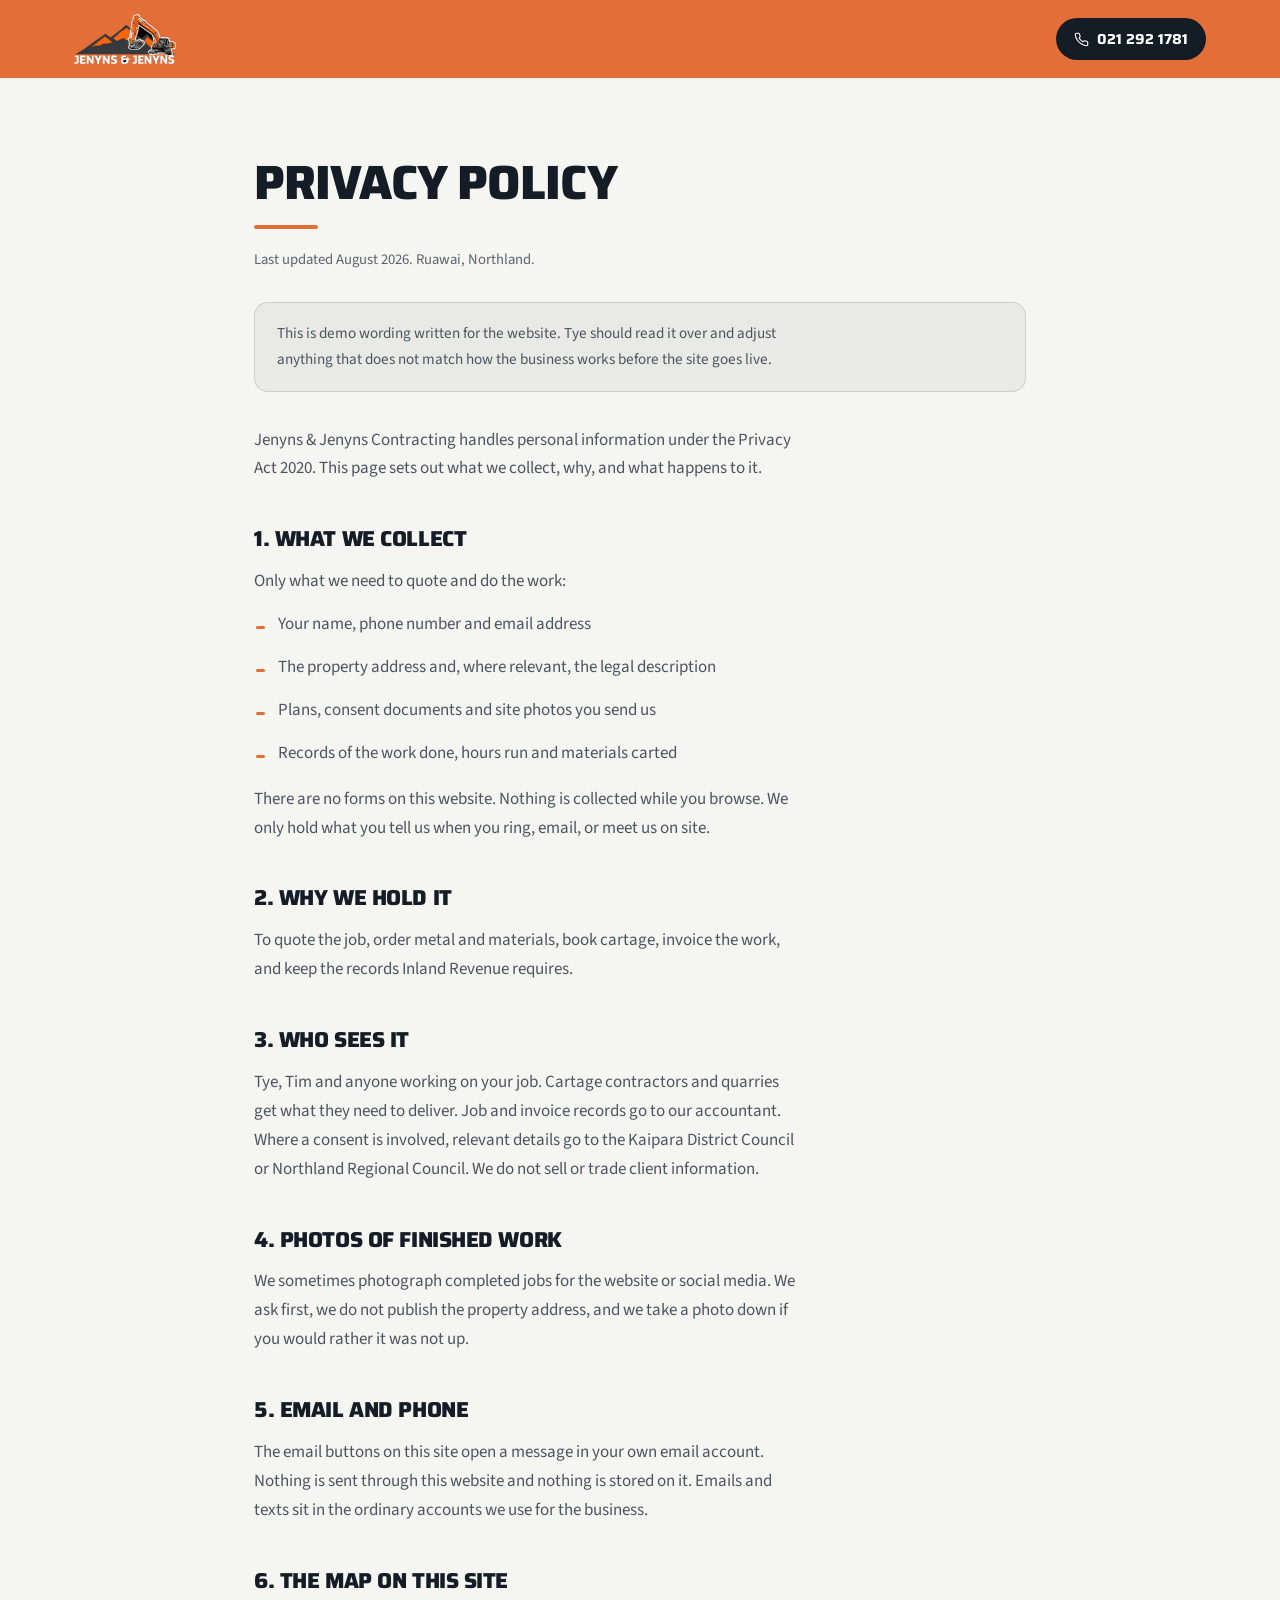
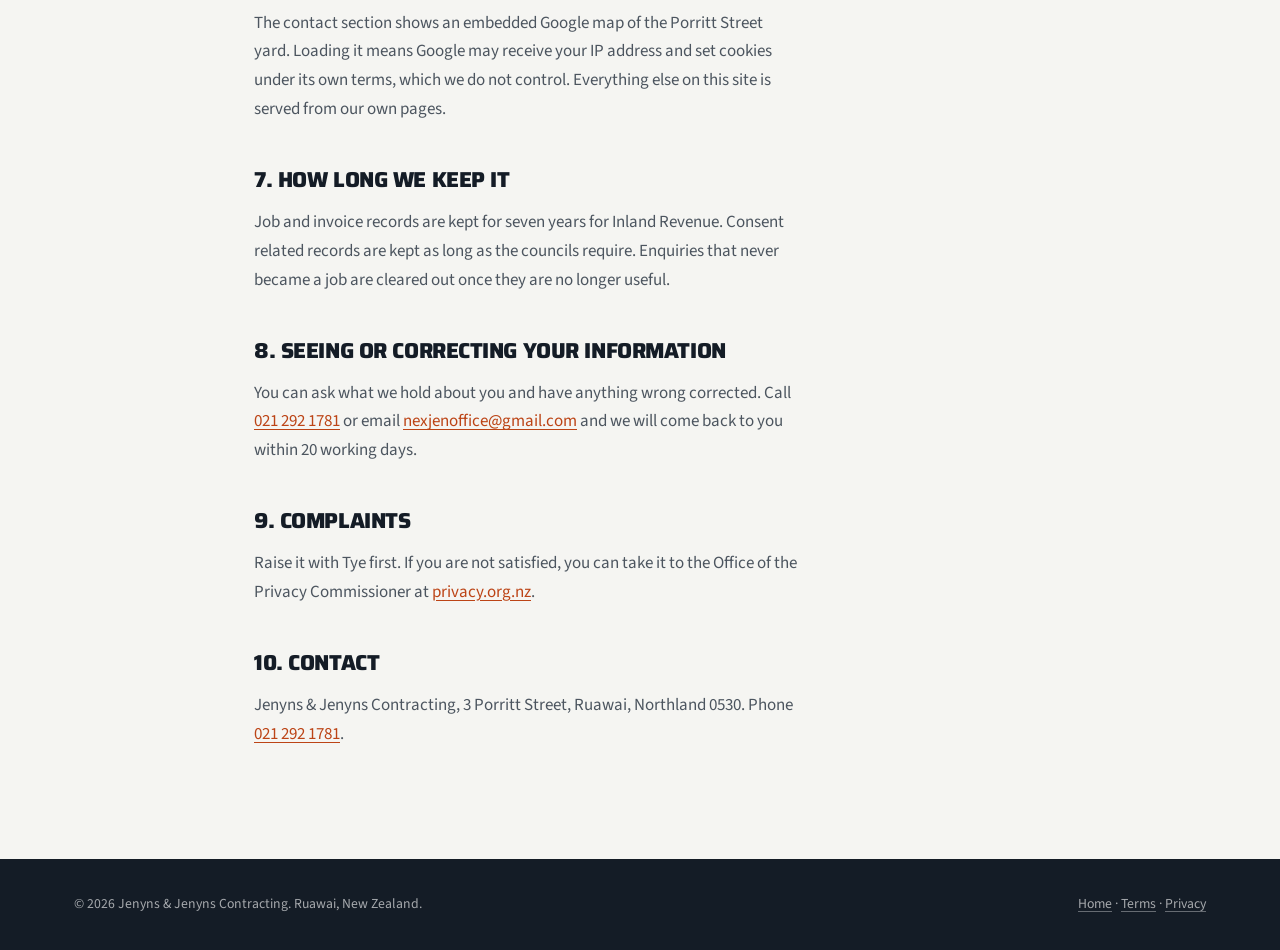
<file: privacy.html>
<!DOCTYPE html>
<html lang="en-NZ">
<head>
<meta charset="UTF-8">
<meta name="viewport" content="width=device-width, initial-scale=1">
<title>Privacy Policy | Jenyns &amp; Jenyns Contracting</title>
<meta name="description" content="Privacy policy for Jenyns &amp; Jenyns Contracting, Ruawai.">
<meta name="theme-color" content="#141C26">
<meta name="robots" content="noindex">
<link rel="canonical" href="https://jenyns-jenyns-excavators-demo.vercel.app/privacy.html">
<link rel="icon" href="favicon.svg" type="image/svg+xml">
<link rel="preconnect" href="https://fonts.googleapis.com">
<link rel="preconnect" href="https://fonts.gstatic.com" crossorigin>
<link href="https://fonts.googleapis.com/css2?family=Saira:wght@600;700;800&family=Source+Sans+3:wght@400;500;600;700&display=swap" rel="stylesheet">
<style>
:root{--paper:#F5F5F2;--paper-2:#E9EAE5;--ink:#141C26;--ink-2:#4C555F;--ink-3:#5B646E;--or:#BC4416;--or-hi:#A63B11;--or-brand:#E36E38;--line:rgba(20,28,38,.13);--r:14px;--pill:999px;--ease:cubic-bezier(.16,1,.3,1)}
*,*::before,*::after{box-sizing:border-box}
html{-webkit-text-size-adjust:100%}
body{margin:0;background:var(--paper);color:var(--ink);font-family:'Source Sans 3',ui-sans-serif,system-ui,sans-serif;font-size:17px;line-height:1.7;-webkit-font-smoothing:antialiased}
::selection{background:var(--or);color:#fff}
:focus-visible{outline:2px solid var(--or);outline-offset:3px;border-radius:2px}
a{color:inherit;text-decoration:none}
img{display:block;max-width:100%}
h1,h2{font-family:'Saira',ui-sans-serif,system-ui,sans-serif;font-weight:800;line-height:1.06;letter-spacing:-.02em;margin:0;text-transform:uppercase}
.wrap{width:100%;max-width:820px;margin-inline:auto;padding-inline:24px}
.nav{height:78px;display:flex;align-items:center;position:sticky;top:0;z-index:20;background:var(--or-brand)}
.nav-inner{display:flex;align-items:center;justify-content:space-between;gap:20px;width:100%;max-width:1180px;margin-inline:auto;padding-inline:24px}
.brand img{height:50px;width:auto}
.nav-phone{display:inline-flex;align-items:center;gap:8px;height:42px;padding:0 18px;border-radius:var(--pill);line-height:1;background:var(--ink);color:#fff;font-family:'Saira',sans-serif;font-weight:700;font-size:.9rem;transition:background .2s ease,transform .14s var(--ease)}
.nav-phone:hover{background:#0C131B}
.nav-phone:active{transform:scale(.97)}
.nav-phone svg{width:15px;height:15px;flex:none}
.legal{padding:clamp(46px,7vw,80px) 0 clamp(56px,8vw,96px)}
.legal h1{font-size:clamp(2rem,5vw,3rem)}
.legal .updated{margin:16px 0 0;color:var(--ink-3);font-size:.92rem}
.legal .updated::before{content:"";display:block;width:64px;height:4px;background:var(--or-brand);margin-bottom:18px;border-radius:2px}
.legal h2{margin:44px 0 12px;font-size:1.35rem}
.legal p,.legal li{color:var(--ink-2);max-width:68ch;margin-bottom:14px}
.legal ul{margin:0 0 14px;padding-left:0;list-style:none}
.legal li{position:relative;padding-left:24px}
.legal li::before{content:"";position:absolute;left:2px;top:.95em;width:9px;height:3px;background:var(--or-brand);border-radius:2px}
.legal a{color:var(--or);text-decoration:underline;text-underline-offset:3px}
.note{border:1px solid var(--line);border-radius:var(--r);background:var(--paper-2);padding:18px 22px;margin:30px 0 34px}
.note p{margin:0;color:var(--ink-2);font-size:.95rem}
.foot{background:var(--ink);color:rgba(255,255,255,.62);padding:34px 0}
.foot-inner{max-width:1180px;margin-inline:auto;padding-inline:24px;display:flex;justify-content:space-between;gap:14px;flex-wrap:wrap;font-size:.86rem}
.foot-inner a{text-decoration:underline;text-underline-offset:3px;text-decoration-color:rgba(255,255,255,.35)}
.foot-inner a:hover{color:#fff}
@media(max-width:560px){body{font-size:16px}.foot-inner{flex-direction:column;gap:8px}.nav-phone span{display:none}.nav-phone{padding:0 14px}}
@media(prefers-reduced-motion:reduce){*,*::before,*::after{transition-duration:.001ms!important;animation-duration:.001ms!important}}
</style>
</head>
<body>
<header class="nav"><div class="nav-inner">
  <a class="brand" href="index.html" aria-label="Jenyns and Jenyns Contracting, home"><img src="img/logo.png" alt="Jenyns &amp; Jenyns Contracting" width="224" height="139"></a>
  <a class="nav-phone" href="tel:+64212921781"><svg viewBox="0 0 24 24" fill="none" stroke="currentColor" stroke-width="1.75" stroke-linecap="round" stroke-linejoin="round" aria-hidden="true"><path d="M22 16.9v3a2 2 0 0 1-2.2 2 19.8 19.8 0 0 1-8.6-3.1 19.5 19.5 0 0 1-6-6A19.8 19.8 0 0 1 2 4.2 2 2 0 0 1 4 2h3a2 2 0 0 1 2 1.7c.1.9.4 1.8.7 2.7a2 2 0 0 1-.5 2.1L8.1 9.7a16 16 0 0 0 6 6l1.2-1.1a2 2 0 0 1 2.1-.5c.9.3 1.8.6 2.7.7a2 2 0 0 1 1.7 2z"/></svg><span>021 292 1781</span></a>
</div></header>
<main class="legal"><div class="wrap">
<h1>Privacy Policy</h1>
<p class="updated">Last updated August 2026. Ruawai, Northland.</p>
<div class="note"><p>This is demo wording written for the website. Tye should read it over and adjust anything that does not match how the business works before the site goes live.</p></div>
<p>Jenyns &amp; Jenyns Contracting handles personal information under the Privacy Act 2020. This page sets out what we collect, why, and what happens to it.</p>
<h2>1. What we collect</h2>
<p>Only what we need to quote and do the work:</p>
<ul>
  <li>Your name, phone number and email address</li>
  <li>The property address and, where relevant, the legal description</li>
  <li>Plans, consent documents and site photos you send us</li>
  <li>Records of the work done, hours run and materials carted</li>
</ul>
<p>There are no forms on this website. Nothing is collected while you browse. We only hold what you tell us when you ring, email, or meet us on site.</p>
<h2>2. Why we hold it</h2>
<p>To quote the job, order metal and materials, book cartage, invoice the work, and keep the records Inland Revenue requires.</p>
<h2>3. Who sees it</h2>
<p>Tye, Tim and anyone working on your job. Cartage contractors and quarries get what they need to deliver. Job and invoice records go to our accountant. Where a consent is involved, relevant details go to the Kaipara District Council or Northland Regional Council. We do not sell or trade client information.</p>
<h2>4. Photos of finished work</h2>
<p>We sometimes photograph completed jobs for the website or social media. We ask first, we do not publish the property address, and we take a photo down if you would rather it was not up.</p>
<h2>5. Email and phone</h2>
<p>The email buttons on this site open a message in your own email account. Nothing is sent through this website and nothing is stored on it. Emails and texts sit in the ordinary accounts we use for the business.</p>
<h2>6. The map on this site</h2>
<p>The contact section shows an embedded Google map of the Porritt Street yard. Loading it means Google may receive your IP address and set cookies under its own terms, which we do not control. Everything else on this site is served from our own pages.</p>
<h2>7. How long we keep it</h2>
<p>Job and invoice records are kept for seven years for Inland Revenue. Consent related records are kept as long as the councils require. Enquiries that never became a job are cleared out once they are no longer useful.</p>
<h2>8. Seeing or correcting your information</h2>
<p>You can ask what we hold about you and have anything wrong corrected. Call <a href="tel:+64212921781">021 292 1781</a> or email <span data-addr data-user="nexjenoffice" data-domain="gmail.com" data-su="Privacy%20request">us</span> and we will come back to you within 20 working days.</p>
<h2>9. Complaints</h2>
<p>Raise it with Tye first. If you are not satisfied, you can take it to the Office of the Privacy Commissioner at <a href="https://www.privacy.org.nz" target="_blank" rel="noopener">privacy.org.nz</a>.</p>
<h2>10. Contact</h2>
<p>Jenyns &amp; Jenyns Contracting, 3 Porritt Street, Ruawai, Northland 0530. Phone <a href="tel:+64212921781">021 292 1781</a>.</p>
</div></main>
<footer class="foot"><div class="foot-inner">
  <span>&copy; <span id="year">2026</span> Jenyns &amp; Jenyns Contracting. Ruawai, New Zealand.</span>
  <span><a href="index.html">Home</a> &middot; <a href="terms.html">Terms</a> &middot; <a href="privacy.html">Privacy</a></span>
</div></footer>
<script>
(function(){'use strict';
var y=document.getElementById('year'); if(y) y.textContent=new Date().getFullYear();
document.querySelectorAll('[data-addr]').forEach(function(el){
  var addr=el.getAttribute('data-user')+'@'+el.getAttribute('data-domain');
  var url='https://mail.google.com/mail/?view=cm&fs=1&to='+encodeURIComponent(addr);
  var su=el.getAttribute('data-su'); if(su) url+='&su='+su;
  var a=document.createElement('a'); a.href=url; a.target='_blank'; a.rel='noopener'; a.textContent=addr;
  el.textContent=''; el.appendChild(a);
});})();
</script>
</body>
</html>
</file>
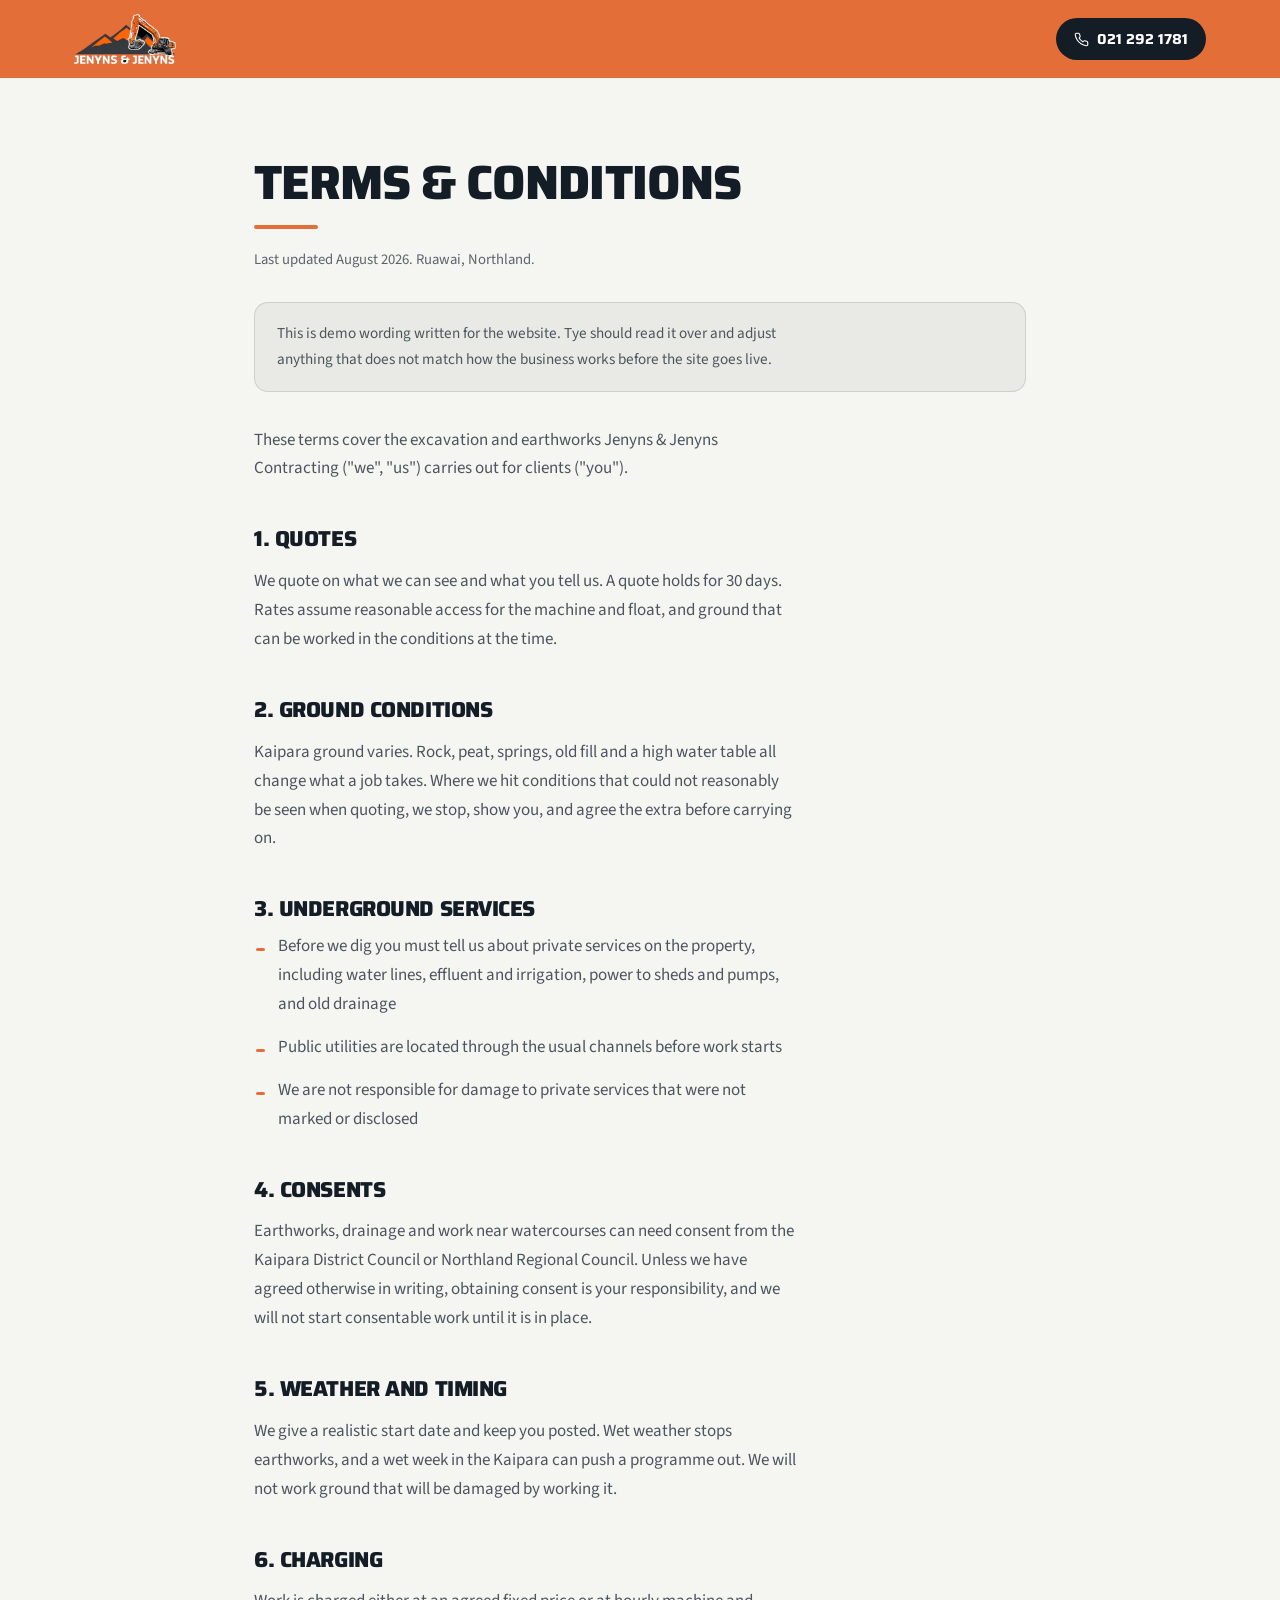
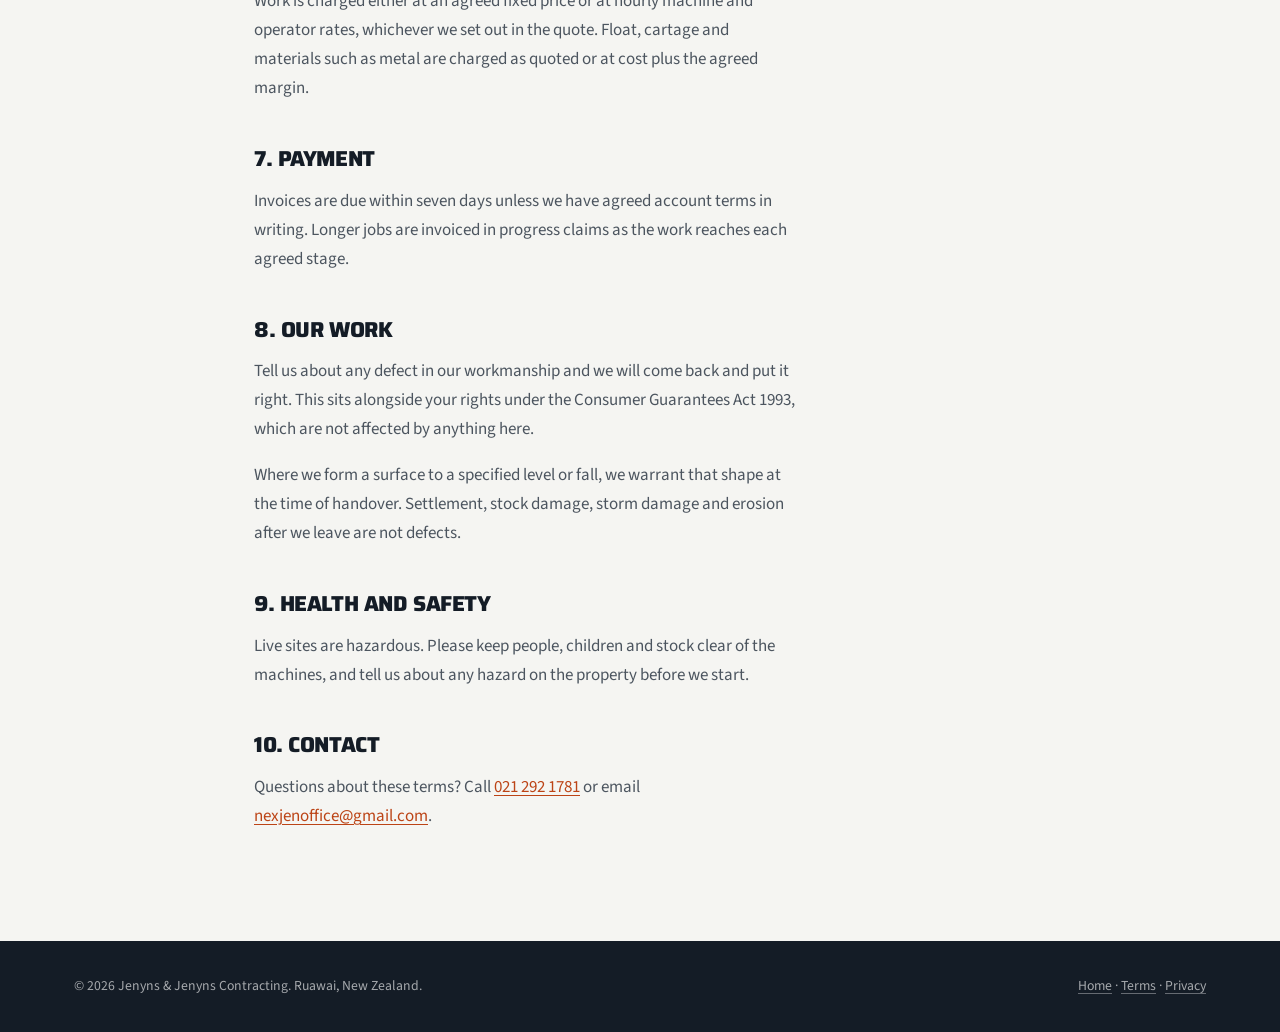
<file: terms.html>
<!DOCTYPE html>
<html lang="en-NZ">
<head>
<meta charset="UTF-8">
<meta name="viewport" content="width=device-width, initial-scale=1">
<title>Terms &amp; Conditions | Jenyns &amp; Jenyns Contracting</title>
<meta name="description" content="Terms and conditions for Jenyns &amp; Jenyns Contracting, Ruawai.">
<meta name="theme-color" content="#141C26">
<meta name="robots" content="noindex">
<link rel="canonical" href="https://jenyns-jenyns-excavators-demo.vercel.app/terms.html">
<link rel="icon" href="favicon.svg" type="image/svg+xml">
<link rel="preconnect" href="https://fonts.googleapis.com">
<link rel="preconnect" href="https://fonts.gstatic.com" crossorigin>
<link href="https://fonts.googleapis.com/css2?family=Saira:wght@600;700;800&family=Source+Sans+3:wght@400;500;600;700&display=swap" rel="stylesheet">
<style>
:root{--paper:#F5F5F2;--paper-2:#E9EAE5;--ink:#141C26;--ink-2:#4C555F;--ink-3:#5B646E;--or:#BC4416;--or-hi:#A63B11;--or-brand:#E36E38;--line:rgba(20,28,38,.13);--r:14px;--pill:999px;--ease:cubic-bezier(.16,1,.3,1)}
*,*::before,*::after{box-sizing:border-box}
html{-webkit-text-size-adjust:100%}
body{margin:0;background:var(--paper);color:var(--ink);font-family:'Source Sans 3',ui-sans-serif,system-ui,sans-serif;font-size:17px;line-height:1.7;-webkit-font-smoothing:antialiased}
::selection{background:var(--or);color:#fff}
:focus-visible{outline:2px solid var(--or);outline-offset:3px;border-radius:2px}
a{color:inherit;text-decoration:none}
img{display:block;max-width:100%}
h1,h2{font-family:'Saira',ui-sans-serif,system-ui,sans-serif;font-weight:800;line-height:1.06;letter-spacing:-.02em;margin:0;text-transform:uppercase}
.wrap{width:100%;max-width:820px;margin-inline:auto;padding-inline:24px}
.nav{height:78px;display:flex;align-items:center;position:sticky;top:0;z-index:20;background:var(--or-brand)}
.nav-inner{display:flex;align-items:center;justify-content:space-between;gap:20px;width:100%;max-width:1180px;margin-inline:auto;padding-inline:24px}
.brand img{height:50px;width:auto}
.nav-phone{display:inline-flex;align-items:center;gap:8px;height:42px;padding:0 18px;border-radius:var(--pill);line-height:1;background:var(--ink);color:#fff;font-family:'Saira',sans-serif;font-weight:700;font-size:.9rem;transition:background .2s ease,transform .14s var(--ease)}
.nav-phone:hover{background:#0C131B}
.nav-phone:active{transform:scale(.97)}
.nav-phone svg{width:15px;height:15px;flex:none}
.legal{padding:clamp(46px,7vw,80px) 0 clamp(56px,8vw,96px)}
.legal h1{font-size:clamp(2rem,5vw,3rem)}
.legal .updated{margin:16px 0 0;color:var(--ink-3);font-size:.92rem}
.legal .updated::before{content:"";display:block;width:64px;height:4px;background:var(--or-brand);margin-bottom:18px;border-radius:2px}
.legal h2{margin:44px 0 12px;font-size:1.35rem}
.legal p,.legal li{color:var(--ink-2);max-width:68ch;margin-bottom:14px}
.legal ul{margin:0 0 14px;padding-left:0;list-style:none}
.legal li{position:relative;padding-left:24px}
.legal li::before{content:"";position:absolute;left:2px;top:.95em;width:9px;height:3px;background:var(--or-brand);border-radius:2px}
.legal a{color:var(--or);text-decoration:underline;text-underline-offset:3px}
.note{border:1px solid var(--line);border-radius:var(--r);background:var(--paper-2);padding:18px 22px;margin:30px 0 34px}
.note p{margin:0;color:var(--ink-2);font-size:.95rem}
.foot{background:var(--ink);color:rgba(255,255,255,.62);padding:34px 0}
.foot-inner{max-width:1180px;margin-inline:auto;padding-inline:24px;display:flex;justify-content:space-between;gap:14px;flex-wrap:wrap;font-size:.86rem}
.foot-inner a{text-decoration:underline;text-underline-offset:3px;text-decoration-color:rgba(255,255,255,.35)}
.foot-inner a:hover{color:#fff}
@media(max-width:560px){body{font-size:16px}.foot-inner{flex-direction:column;gap:8px}.nav-phone span{display:none}.nav-phone{padding:0 14px}}
@media(prefers-reduced-motion:reduce){*,*::before,*::after{transition-duration:.001ms!important;animation-duration:.001ms!important}}
</style>
</head>
<body>
<header class="nav"><div class="nav-inner">
  <a class="brand" href="index.html" aria-label="Jenyns and Jenyns Contracting, home"><img src="img/logo.png" alt="Jenyns &amp; Jenyns Contracting" width="224" height="139"></a>
  <a class="nav-phone" href="tel:+64212921781"><svg viewBox="0 0 24 24" fill="none" stroke="currentColor" stroke-width="1.75" stroke-linecap="round" stroke-linejoin="round" aria-hidden="true"><path d="M22 16.9v3a2 2 0 0 1-2.2 2 19.8 19.8 0 0 1-8.6-3.1 19.5 19.5 0 0 1-6-6A19.8 19.8 0 0 1 2 4.2 2 2 0 0 1 4 2h3a2 2 0 0 1 2 1.7c.1.9.4 1.8.7 2.7a2 2 0 0 1-.5 2.1L8.1 9.7a16 16 0 0 0 6 6l1.2-1.1a2 2 0 0 1 2.1-.5c.9.3 1.8.6 2.7.7a2 2 0 0 1 1.7 2z"/></svg><span>021 292 1781</span></a>
</div></header>
<main class="legal"><div class="wrap">
<h1>Terms &amp; Conditions</h1>
<p class="updated">Last updated August 2026. Ruawai, Northland.</p>
<div class="note"><p>This is demo wording written for the website. Tye should read it over and adjust anything that does not match how the business works before the site goes live.</p></div>
<p>These terms cover the excavation and earthworks Jenyns &amp; Jenyns Contracting ("we", "us") carries out for clients ("you").</p>
<h2>1. Quotes</h2>
<p>We quote on what we can see and what you tell us. A quote holds for 30 days. Rates assume reasonable access for the machine and float, and ground that can be worked in the conditions at the time.</p>
<h2>2. Ground conditions</h2>
<p>Kaipara ground varies. Rock, peat, springs, old fill and a high water table all change what a job takes. Where we hit conditions that could not reasonably be seen when quoting, we stop, show you, and agree the extra before carrying on.</p>
<h2>3. Underground services</h2>
<ul>
  <li>Before we dig you must tell us about private services on the property, including water lines, effluent and irrigation, power to sheds and pumps, and old drainage</li>
  <li>Public utilities are located through the usual channels before work starts</li>
  <li>We are not responsible for damage to private services that were not marked or disclosed</li>
</ul>
<h2>4. Consents</h2>
<p>Earthworks, drainage and work near watercourses can need consent from the Kaipara District Council or Northland Regional Council. Unless we have agreed otherwise in writing, obtaining consent is your responsibility, and we will not start consentable work until it is in place.</p>
<h2>5. Weather and timing</h2>
<p>We give a realistic start date and keep you posted. Wet weather stops earthworks, and a wet week in the Kaipara can push a programme out. We will not work ground that will be damaged by working it.</p>
<h2>6. Charging</h2>
<p>Work is charged either at an agreed fixed price or at hourly machine and operator rates, whichever we set out in the quote. Float, cartage and materials such as metal are charged as quoted or at cost plus the agreed margin.</p>
<h2>7. Payment</h2>
<p>Invoices are due within seven days unless we have agreed account terms in writing. Longer jobs are invoiced in progress claims as the work reaches each agreed stage.</p>
<h2>8. Our work</h2>
<p>Tell us about any defect in our workmanship and we will come back and put it right. This sits alongside your rights under the Consumer Guarantees Act 1993, which are not affected by anything here.</p>
<p>Where we form a surface to a specified level or fall, we warrant that shape at the time of handover. Settlement, stock damage, storm damage and erosion after we leave are not defects.</p>
<h2>9. Health and safety</h2>
<p>Live sites are hazardous. Please keep people, children and stock clear of the machines, and tell us about any hazard on the property before we start.</p>
<h2>10. Contact</h2>
<p>Questions about these terms? Call <a href="tel:+64212921781">021 292 1781</a> or email <span data-addr data-user="nexjenoffice" data-domain="gmail.com" data-su="Question%20about%20your%20terms">us</span>.</p>
</div></main>
<footer class="foot"><div class="foot-inner">
  <span>&copy; <span id="year">2026</span> Jenyns &amp; Jenyns Contracting. Ruawai, New Zealand.</span>
  <span><a href="index.html">Home</a> &middot; <a href="terms.html">Terms</a> &middot; <a href="privacy.html">Privacy</a></span>
</div></footer>
<script>
(function(){'use strict';
var y=document.getElementById('year'); if(y) y.textContent=new Date().getFullYear();
document.querySelectorAll('[data-addr]').forEach(function(el){
  var addr=el.getAttribute('data-user')+'@'+el.getAttribute('data-domain');
  var url='https://mail.google.com/mail/?view=cm&fs=1&to='+encodeURIComponent(addr);
  var su=el.getAttribute('data-su'); if(su) url+='&su='+su;
  var a=document.createElement('a'); a.href=url; a.target='_blank'; a.rel='noopener'; a.textContent=addr;
  el.textContent=''; el.appendChild(a);
});})();
</script>
</body>
</html>
</file>
